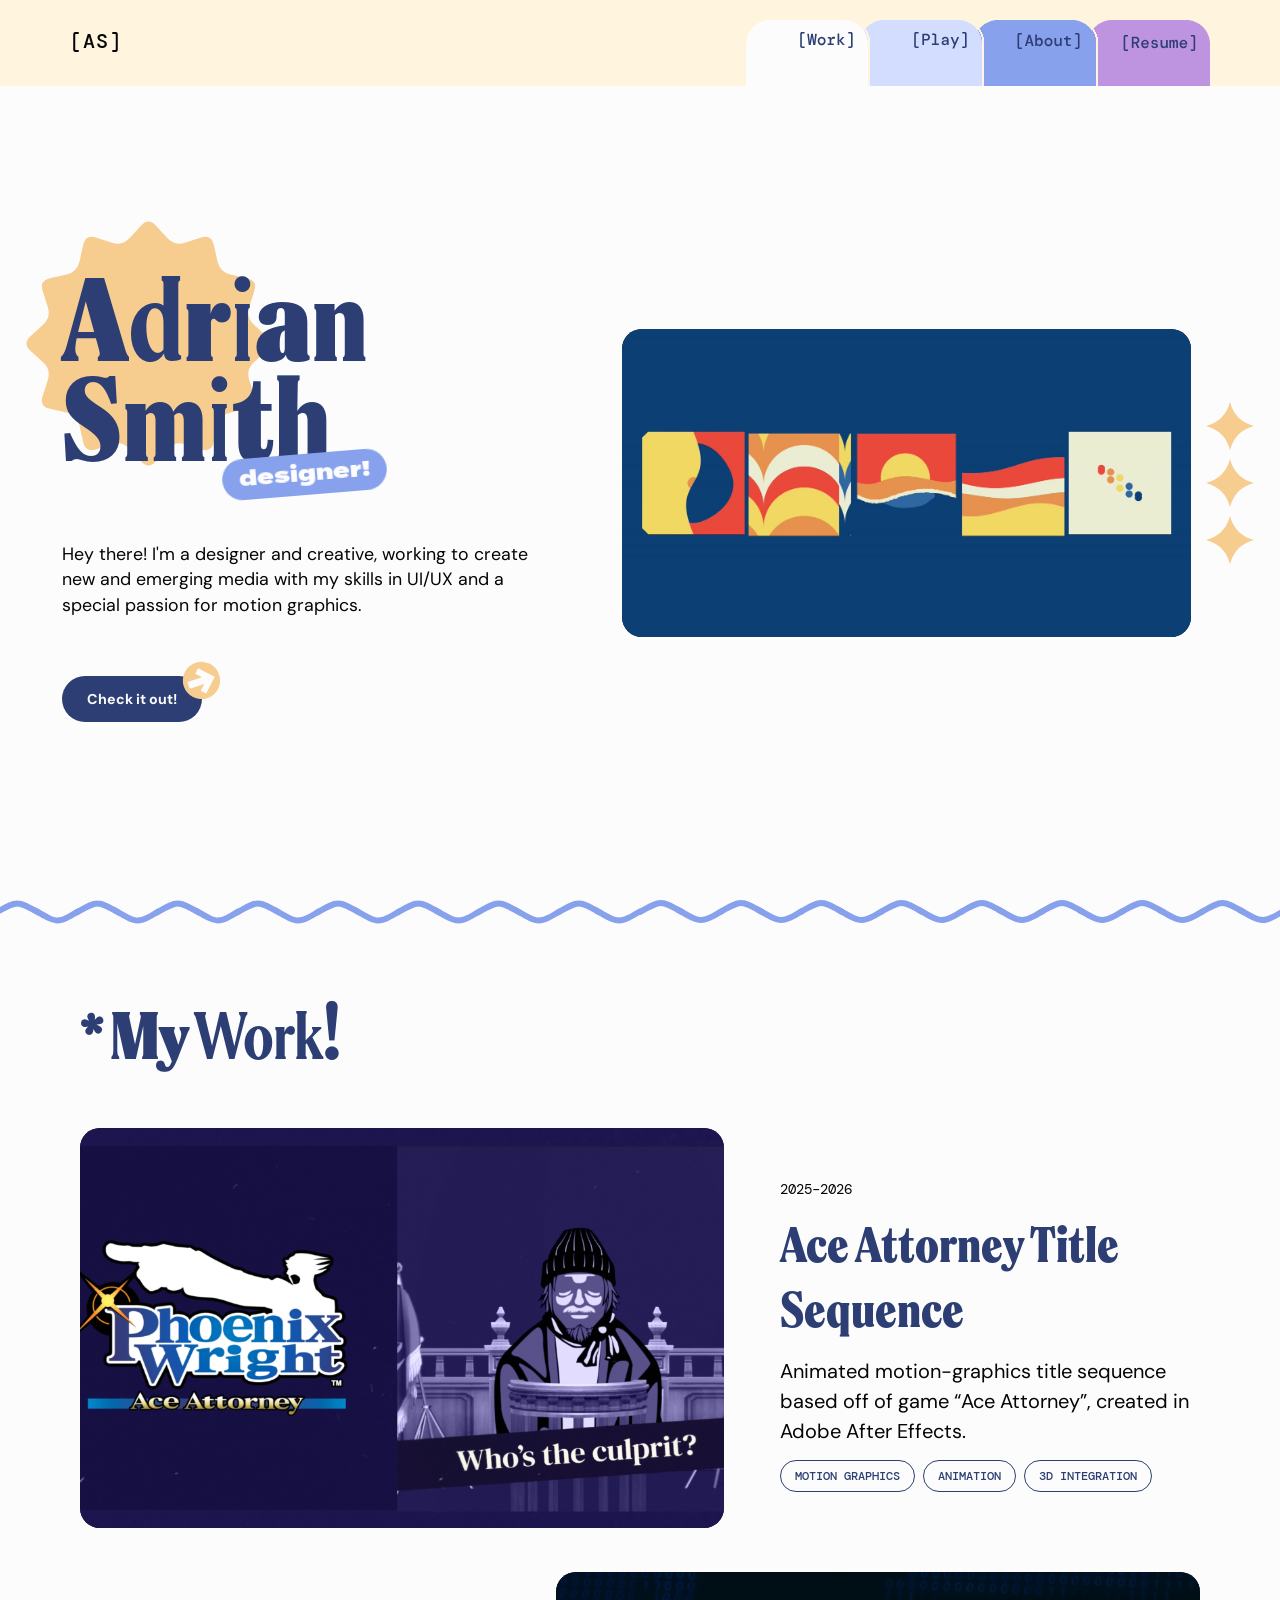
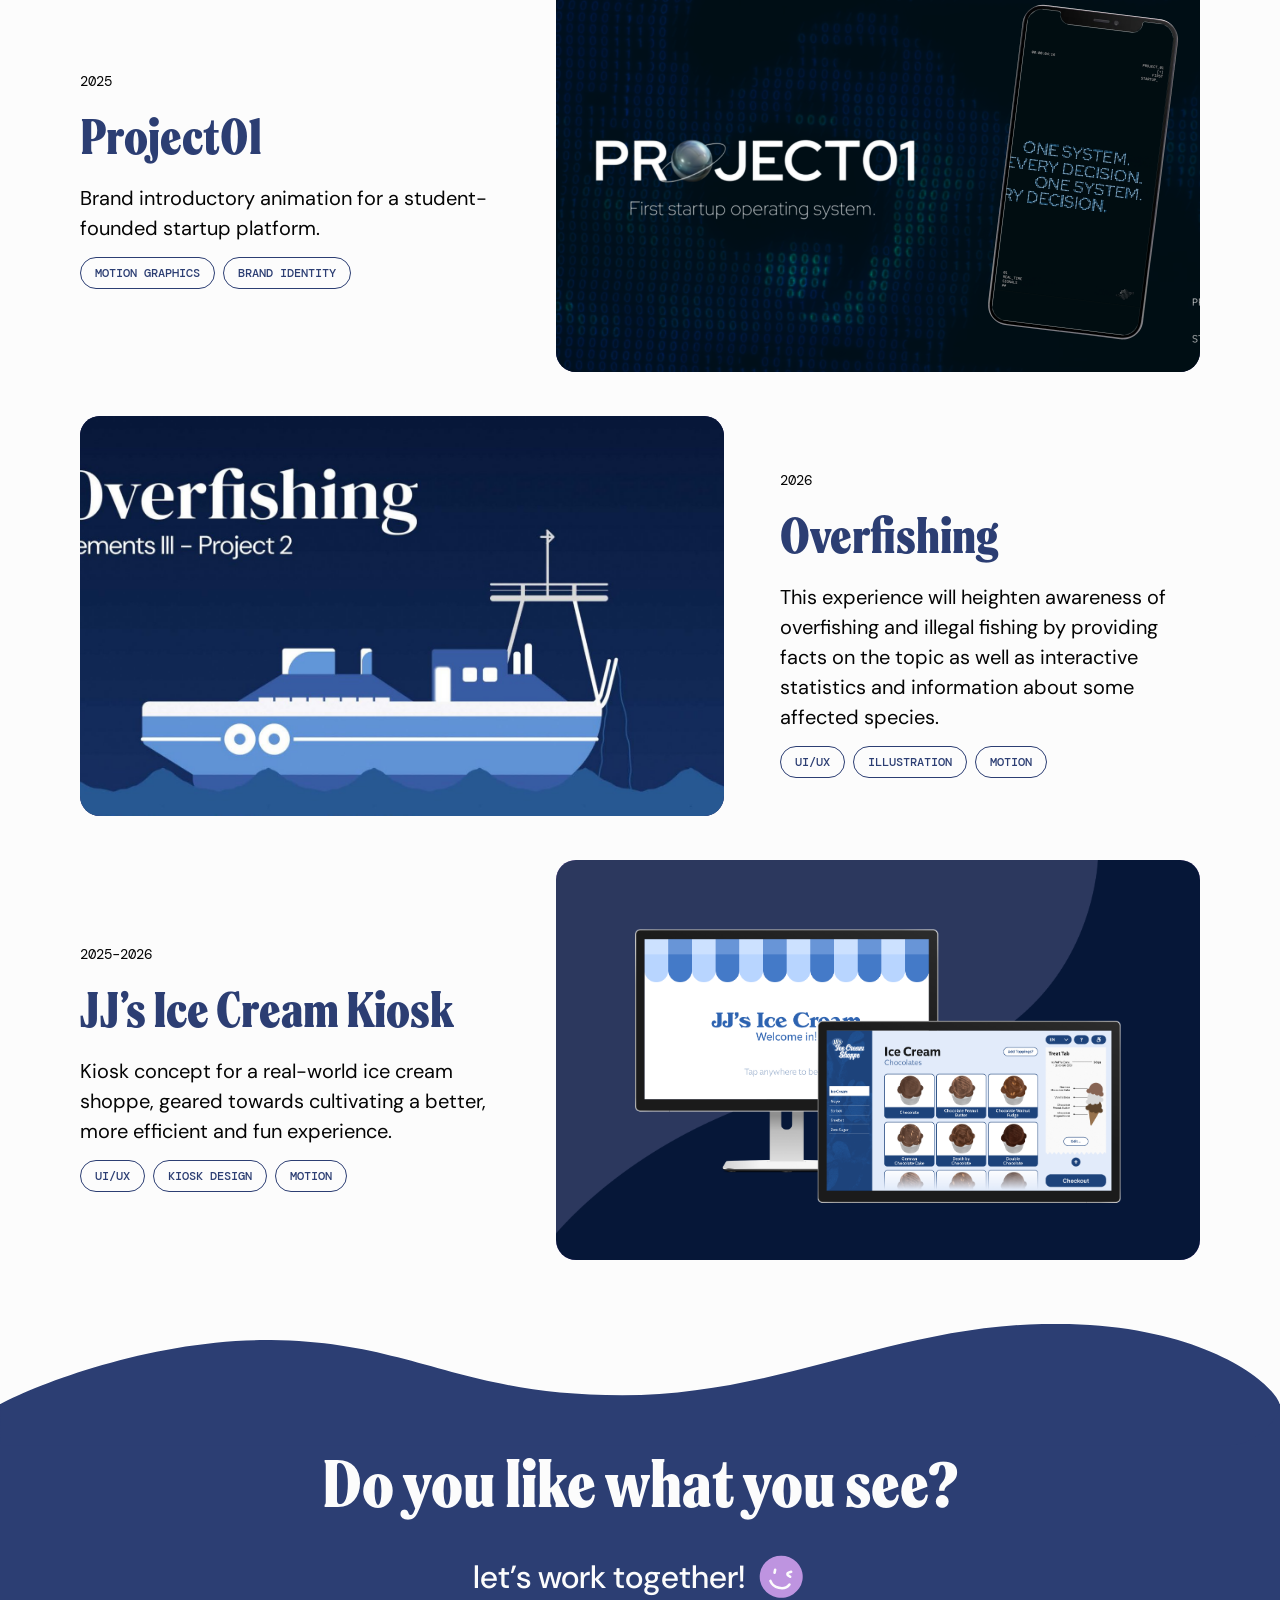
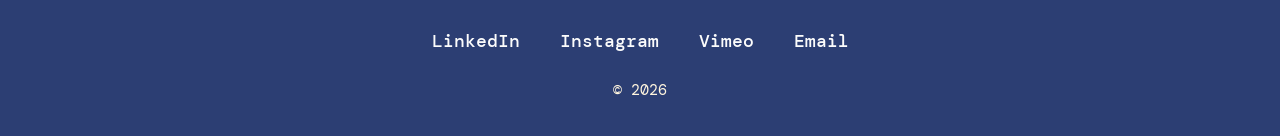
<file: index.html>
<!DOCTYPE html>
<html lang="en">
<head>
<meta charset="utf-8">
<meta name="viewport" content="width=device-width, initial-scale=1, viewport-fit=cover">
<meta name="theme-color" content="#fff5de">
<title>Adrian Smith — Designer</title>
<link rel="preconnect" href="https://fonts.googleapis.com">
<link rel="preconnect" href="https://fonts.gstatic.com" crossorigin>
<link href="https://fonts.googleapis.com/css2?family=DM+Mono:wght@400;500&family=DM+Sans:opsz,wght@9..40,400;9..40,500;9..40,600;9..40,700&display=swap" rel="stylesheet">
<link rel="stylesheet" href="styles.css">
<script>(function(){var d=document.documentElement;try{if(!matchMedia('(prefers-reduced-motion: reduce)').matches){d.classList.add('js');window.__RV_SELECTORS=".hero__title, .hero__intro, .hero .cta, .work__title, .cs__date, .cs__title, .cs__desc, .cs__tags, .case__col > *, .case__caption, .case__figcap, .footer__title, .footer__ask, .footer__links, .footer__copy";setTimeout(function(){if(!window.__rv)d.classList.remove('js')},5000);}}catch(e){}})();</script>
</head>
<body>

<header class="navbar"><div class="navbar__inner">
  <a class="navbar__logo" href="#">[AS]</a>
  <nav class="navbar__tabs" aria-label="Primary">
    <a class="tab tab--work"   href="#work"   aria-label="Work"><img src="assets/tab_work.svg" alt=""></a>
    <a class="tab tab--play"   href="play.html"   aria-label="Play"><img src="assets/tab_play.svg" alt=""></a>
    <a class="tab tab--about"  href="about.html"  aria-label="About"><img src="assets/tab_about.svg" alt=""></a>
    <a class="tab tab--resume" href="resume.html" aria-label="Resume"><img src="assets/tab_resume.svg" alt=""></a>
  </nav>
</div></header>

<main>
  <section class="hero" aria-label="Introduction"><div class="hero__inner">
    <div class="hero__copy">
      <div class="hero__title">
        <img class="hero__burst" src="assets/starburst.svg" alt="">
        <h1 class="hero__name" aria-label="Adrian Smith, designer, maker, thinker and creative"><span aria-hidden="true" id="name-letters"><span class="ch" style="--w:900;--alt:300">A</span><span class="ch" style="--w:400;--alt:900">d</span><span class="ch" style="--w:900;--alt:300">r</span><span class="ch" style="--w:300;--alt:900">i</span><span class="ch" style="--w:900;--alt:300">a</span><span class="ch" style="--w:500;--alt:900">n</span><br><span class="ch" style="--w:900;--alt:300">S</span><span class="ch" style="--w:500;--alt:900">m</span><span class="ch" style="--w:300;--alt:900">i</span><span class="ch" style="--w:900;--alt:300">t</span><span class="ch" style="--w:500;--alt:900">h</span></span></h1>
        <div class="hero__tag" id="tag" aria-hidden="true"><span id="tag-text">designer!</span></div>
      </div>
      <p class="hero__intro">Hey there! I'm a designer and creative, working to create new and emerging media with my skills in UI/UX and a special passion for motion graphics.</p>
      <a class="cta" id="cta" href="#work"><span class="cta__pill">Check it out!</span><img class="cta__arrow" src="assets/small_arrow.svg" alt=""></a>
    </div>

    <div class="hero__reel">
      <video id="reel" src="assets/motion-reel.mp4" poster="assets/reel-poster.jpg" autoplay muted loop playsinline preload="auto" aria-label="Motion reel"></video>
    </div>

    <img class="hero__sparkles" src="assets/sparkles.svg" alt="">
    <img class="hero__sparkles hero__sparkles--h" src="assets/sparkles-horizontal.svg" alt="">
  </div></section>

  <section class="work" id="work" aria-labelledby="work-title"><div class="work__inner">
    <div class="work__squiggle" aria-hidden="true"><img src="assets/border-element.svg" alt=""></div>
    <h2 class="work__title" id="work-title"><span>* My </span><span class="r">Work</span><span class="bang">!</span></h2>
    <article class="cs cs--link">
      <div class="cs__media cs__media--photo"><img class="cs__photo" src="assets/ace-attorney.png" alt="Ace Attorney title sequence frame" onerror="this.remove()"></div>
      <div class="cs__text">
        <p class="cs__date">2025–2026</p>
        <h3 class="cs__title"><a class="cs__link" href="ace-attorney.html" data-pt="ace-attorney">Ace Attorney Title Sequence</a></h3>
        <p class="cs__desc">Animated motion-graphics title sequence based off of game “Ace Attorney”, created in Adobe After Effects.</p>
        <ul class="cs__tags"><li>MOTION GRAPHICS</li><li>ANIMATION</li><li>3D INTEGRATION</li></ul>
      </div>
    </article>
    <article class="cs cs--link">
      <div class="cs__text">
        <p class="cs__date">2025</p>
        <h3 class="cs__title"><a class="cs__link" href="project01.html" data-pt="project01">Project01</a></h3>
        <p class="cs__desc">Brand introductory animation for a student-founded startup platform.</p>
        <ul class="cs__tags"><li>MOTION GRAPHICS</li><li>BRAND IDENTITY</li></ul>
      </div>
      <div class="cs__media cs__media--photo"><img class="cs__thumb" src="assets/project01-cover.png" alt="Project01 title card, “First startup operating system.”, beside a phone showing the animated text “One system. Every decision.”" loading="lazy"></div>
    </article>
    <article class="cs cs--link">
      <div class="cs__media cs__media--photo"><img class="cs__thumb" src="assets/overfishing-cover.jpg" alt="Overfishing title screen: an illustrated fishing trawler on dark blue waves" loading="lazy"></div>
      <div class="cs__text">
        <p class="cs__date">2026</p>
        <h3 class="cs__title"><a class="cs__link" href="overfishing.html" data-pt="overfishing">Overfishing</a></h3>
        <p class="cs__desc">This experience will heighten awareness of overfishing and illegal fishing by providing facts on the topic as well as interactive statistics and information about some affected species.</p>
        <ul class="cs__tags"><li>UI/UX</li><li>ILLUSTRATION</li><li>MOTION</li></ul>
      </div>
    </article>
    <article class="cs cs--link">
      <div class="cs__text">
        <p class="cs__date">2025–2026</p>
        <h3 class="cs__title"><a class="cs__link" href="jjs-ice-cream-kiosk.html" data-pt="jjs-ice-cream-kiosk">JJ’s Ice Cream Kiosk</a></h3>
        <p class="cs__desc">Kiosk concept for a real-world ice cream shoppe, geared towards cultivating a better, more efficient and fun experience.</p>
        <ul class="cs__tags"><li>UI/UX</li><li>KIOSK DESIGN</li><li>MOTION</li></ul>
      </div>
      <div class="cs__media cs__media--purple"><img class="cs__thumb" src="assets/kiosk-cover.png" alt="JJ’s Ice Cream Kiosk welcome and ice cream menu screens shown on two displays" loading="lazy"></div>
    </article>
  </div></section>
</main>

<footer class="footer">
  <img class="footer__wave" src="assets/footer-wave.svg" alt="">
  <div class="footer__inner">
    <h2 class="footer__title">Do you like what you see?</h2>
    <p class="footer__ask">let’s work together! <span class="footer__smiley"><img src="assets/smiley.svg" alt=""></span></p>
    <nav class="footer__links" aria-label="Contact and social links">
      <a href="https://www.linkedin.com/in/emadriansmith" target="_blank" rel="noopener">LinkedIn</a>
      <a href="https://www.instagram.com/adrian.s.design/" target="_blank" rel="noopener">Instagram</a>
      <a href="https://vimeo.com/adriansdesign" target="_blank" rel="noopener">Vimeo</a>
      <a href="mailto:e.adriansdesign@gmail.com">Email</a>
    </nav>
    <p class="footer__copy">© 2026</p>
  </div>
</footer>

<script>
(function(){
  var reduce = window.matchMedia('(prefers-reduced-motion: reduce)').matches;

  /* ---- tagline: designer! → maker! → thinker! → creative! ---- */
  var words = [
    {t:'designer!', c:'#87a1ed', r:-4.7},
    {t:'maker!',    c:'#f7cc8f', r:6.92},
    {t:'thinker!',  c:'#be94e0', r:-6.29},
    {t:'creative!', c:'#8a38f5', r:5.42}
  ];
  var tag = document.getElementById('tag'), label = document.getElementById('tag-text'), i = 0, timer;
  function show(n){
    var w = words[n];
    tag.style.setProperty('--tag-bg', w.c);
    tag.style.setProperty('--tag-rot', w.r + 'deg');
    label.classList.add('is-out');
    setTimeout(function(){ label.textContent = w.t; label.classList.remove('is-out'); }, 130);
  }
  function start(){ stop(); timer = setInterval(function(){ i = (i + 1) % words.length; show(i); }, 1700); }
  function stop(){ clearInterval(timer); }
  tag.style.setProperty('--tag-bg', words[0].c); tag.style.setProperty('--tag-rot', words[0].r + 'deg');
  if (!reduce){
    start();
    document.addEventListener('visibilitychange', function(){ document.hidden ? stop() : start(); });
  }

  /* ---- "Check it out!" pressed state: ink fill + arrow spin (145° → 450°) ---- */
  var cta = document.getElementById('cta'), t0 = 0, rel;
  function press(){
    clearTimeout(rel); cta.classList.remove('is-pressed'); void cta.offsetWidth;
    cta.classList.add('is-pressed'); t0 = performance.now();
  }
  function release(){
    clearTimeout(rel);
    rel = setTimeout(function(){ cta.classList.remove('is-pressed'); }, Math.max(0, 620 - (performance.now() - t0)));
  }
  cta.addEventListener('pointerdown', press);
  ['pointerup','pointercancel','pointerleave'].forEach(function(e){ cta.addEventListener(e, release); });
  cta.addEventListener('keydown', function(e){ if ((e.key === 'Enter' || e.key === ' ') && !e.repeat) press(); });
  cta.addEventListener('keyup', release);
  cta.addEventListener('blur', release);



})();
</script>
<script src="site.js"></script>
</body>
</html>
</file>
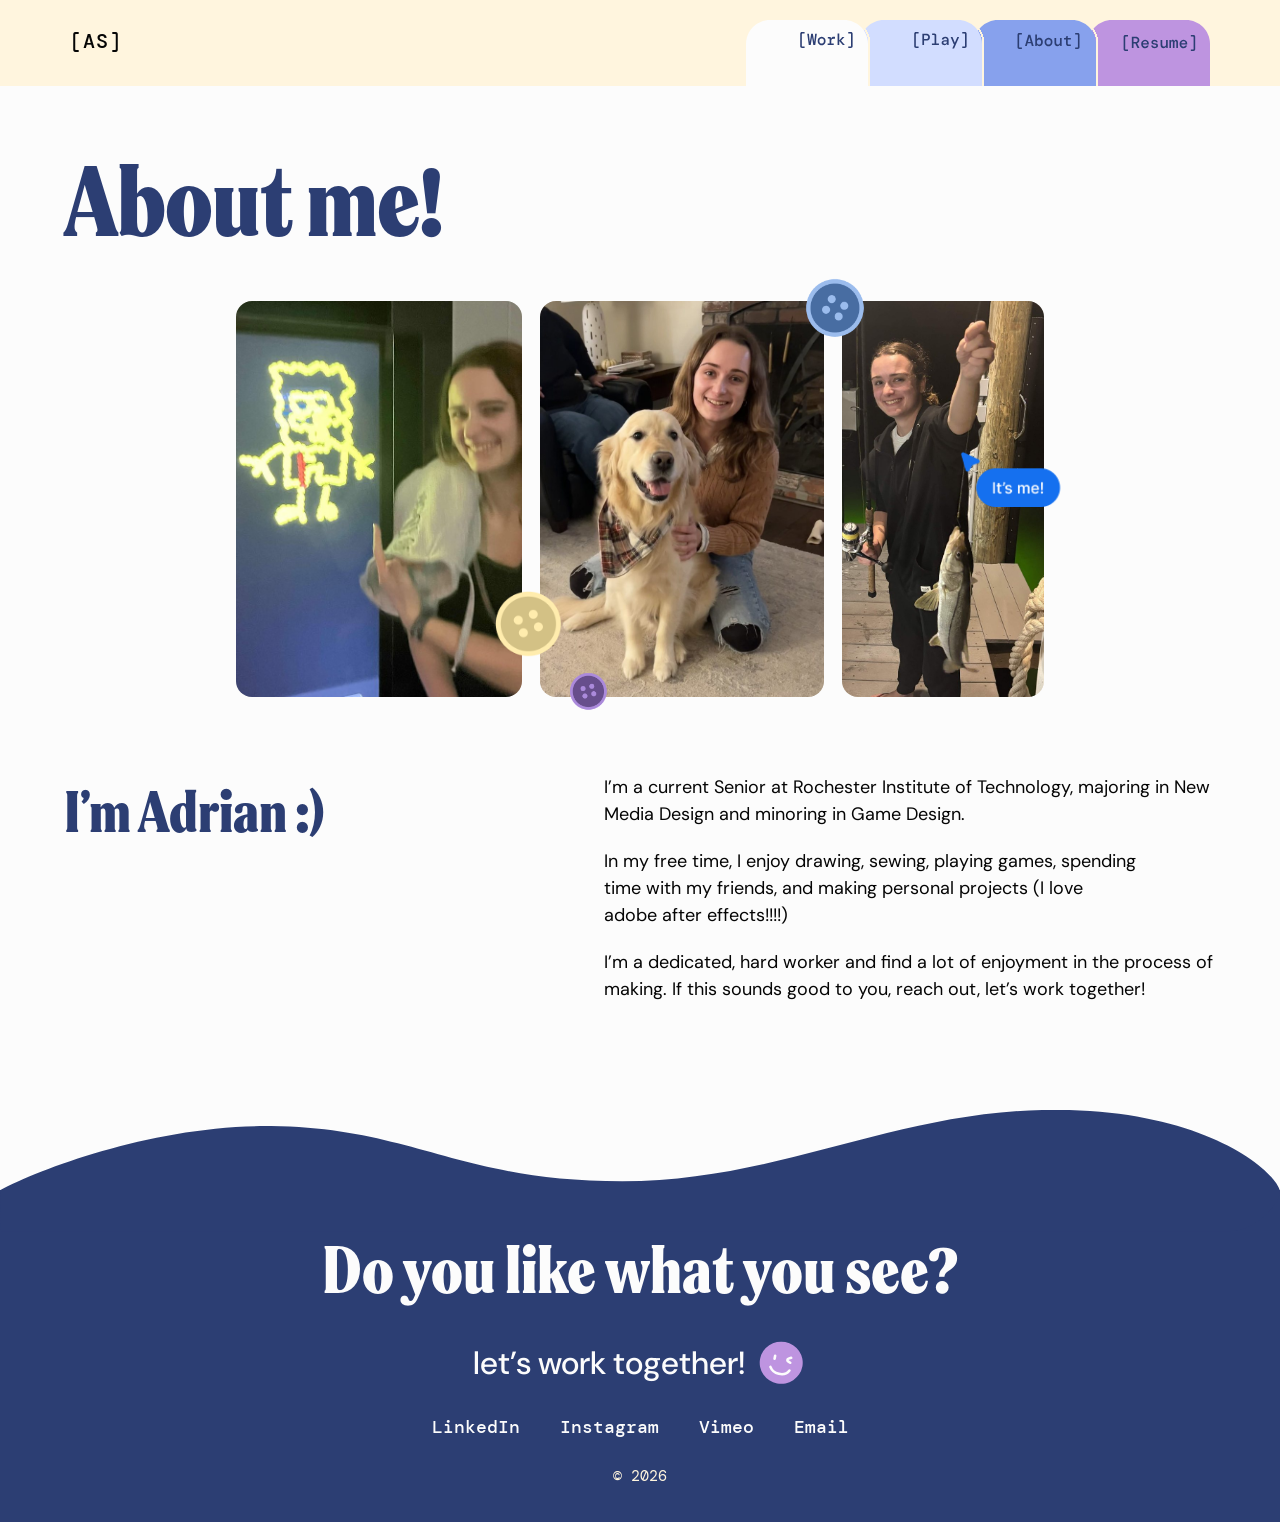
<file: about.html>
<!DOCTYPE html>
<html lang="en">
<head>
<meta charset="utf-8">
<meta name="viewport" content="width=device-width, initial-scale=1, viewport-fit=cover">
<meta name="theme-color" content="#fff5de">
<title>About — Adrian Smith</title>
<link rel="preconnect" href="https://fonts.googleapis.com">
<link rel="preconnect" href="https://fonts.gstatic.com" crossorigin>
<link href="https://fonts.googleapis.com/css2?family=DM+Mono:wght@400;500&family=DM+Sans:opsz,wght@9..40,400;9..40,500;9..40,600;9..40,700&display=swap" rel="stylesheet">
<link rel="stylesheet" href="styles.css">
<script>(function(){var d=document.documentElement;try{if(!matchMedia('(prefers-reduced-motion: reduce)').matches){d.classList.add('js');window.__RV_SELECTORS=".hero__title, .hero__intro, .hero .cta, .work__title, .cs__date, .cs__title, .cs__desc, .cs__tags, .ab__photos, .ab__row h2, .ab__row p, .case__caption, .case__figcap, .footer__title, .footer__ask, .footer__links, .footer__copy";setTimeout(function(){if(!window.__rv)d.classList.remove('js')},5000);}}catch(e){}})();</script>
<script>try{if(sessionStorage.getItem('pt-from')&&!matchMedia('(prefers-reduced-motion: reduce)').matches){document.documentElement.classList.add('pt-in','pt-bg')}}catch(e){}</script>
</head>
<body class="case-page about-page">
<script>try{sessionStorage.removeItem('pt-from')}catch(e){}</script>

<header class="navbar"><div class="navbar__inner">
  <a class="navbar__logo" href="index.html">[AS]</a>
  <nav class="navbar__tabs" aria-label="Primary">
    <a class="tab tab--work"   href="index.html#work"   aria-label="Work"><img src="assets/tab_work.svg" alt=""></a>
    <a class="tab tab--play"   href="play.html"   aria-label="Play"><img src="assets/tab_play.svg" alt=""></a>
    <a class="tab tab--about"  href="about.html"  aria-label="About"><img src="assets/tab_about.svg" alt=""></a>
    <a class="tab tab--resume" href="resume.html" aria-label="Resume"><img src="assets/tab_resume.svg" alt=""></a>
  </nav>
</div></header>

<main class="case">
  <div class="case__wrap">
    <section class="case__intro" aria-labelledby="about-title">
      <h1 class="case__title" id="about-title">About me!</h1>
    </section>

    <div class="ab__photos" role="group" aria-label="Photos of Adrian">
      <figure class="ab__ph ab__ph--1"><img src="assets/about-1.jpg" alt="Adrian smiling beside a glowing yellow cartoon drawing on a screen" loading="eager"></figure>
      <figure class="ab__ph ab__ph--2"><img src="assets/about-2.jpg" alt="Adrian kneeling on a rug with a smiling golden retriever in a plaid bandana" loading="eager"></figure>
      <figure class="ab__ph ab__ph--3"><img src="assets/about-3.jpg" alt="Adrian smiling on a dock at night, holding a fishing rod and a freshly caught fish" loading="eager"></figure>
      <img class="ab__btn ab__btn--blue" src="assets/about-btn-blue.png" alt="">
      <img class="ab__btn ab__btn--yellow" src="assets/about-btn-yellow.png" alt="">
      <img class="ab__btn ab__btn--purple" src="assets/about-btn-purple.png" alt="">
      <img class="ab__me" src="assets/about-itsme.png" alt="It’s me!">
    </div>

    <section class="ab__row" aria-labelledby="im-adrian">
      <h2 class="case__h2 ab__h2" id="im-adrian">I’m Adrian :)</h2>
      <div class="ab__text">
        <p>I’m a current Senior at Rochester Institute of Technology, majoring in New Media Design and minoring in Game Design.</p>
        <p>In my free time, I enjoy drawing, sewing, playing games, spending time with my friends, and making personal projects (I love adobe after effects!!!!)</p>
        <p>I’m a dedicated, hard worker and find a lot of enjoyment in the process of making. If this sounds good to you, reach out, let’s work together!</p>
      </div>
    </section>
  </div>
</main>

<footer class="footer">
  <img class="footer__wave" src="assets/footer-wave.svg" alt="">
  <div class="footer__inner">
    <h2 class="footer__title">Do you like what you see?</h2>
    <p class="footer__ask">let’s work together! <span class="footer__smiley"><img src="assets/smiley.svg" alt=""></span></p>
    <nav class="footer__links" aria-label="Contact and social links">
      <a href="https://www.linkedin.com/in/emadriansmith" target="_blank" rel="noopener">LinkedIn</a>
      <a href="https://www.instagram.com/adrian.s.design/" target="_blank" rel="noopener">Instagram</a>
      <a href="https://vimeo.com/adriansdesign" target="_blank" rel="noopener">Vimeo</a>
      <a href="mailto:e.adriansdesign@gmail.com">Email</a>
    </nav>
    <p class="footer__copy">© 2026</p>
  </div>
</footer>

<script src="site.js"></script>
</body>
</html>
</file>
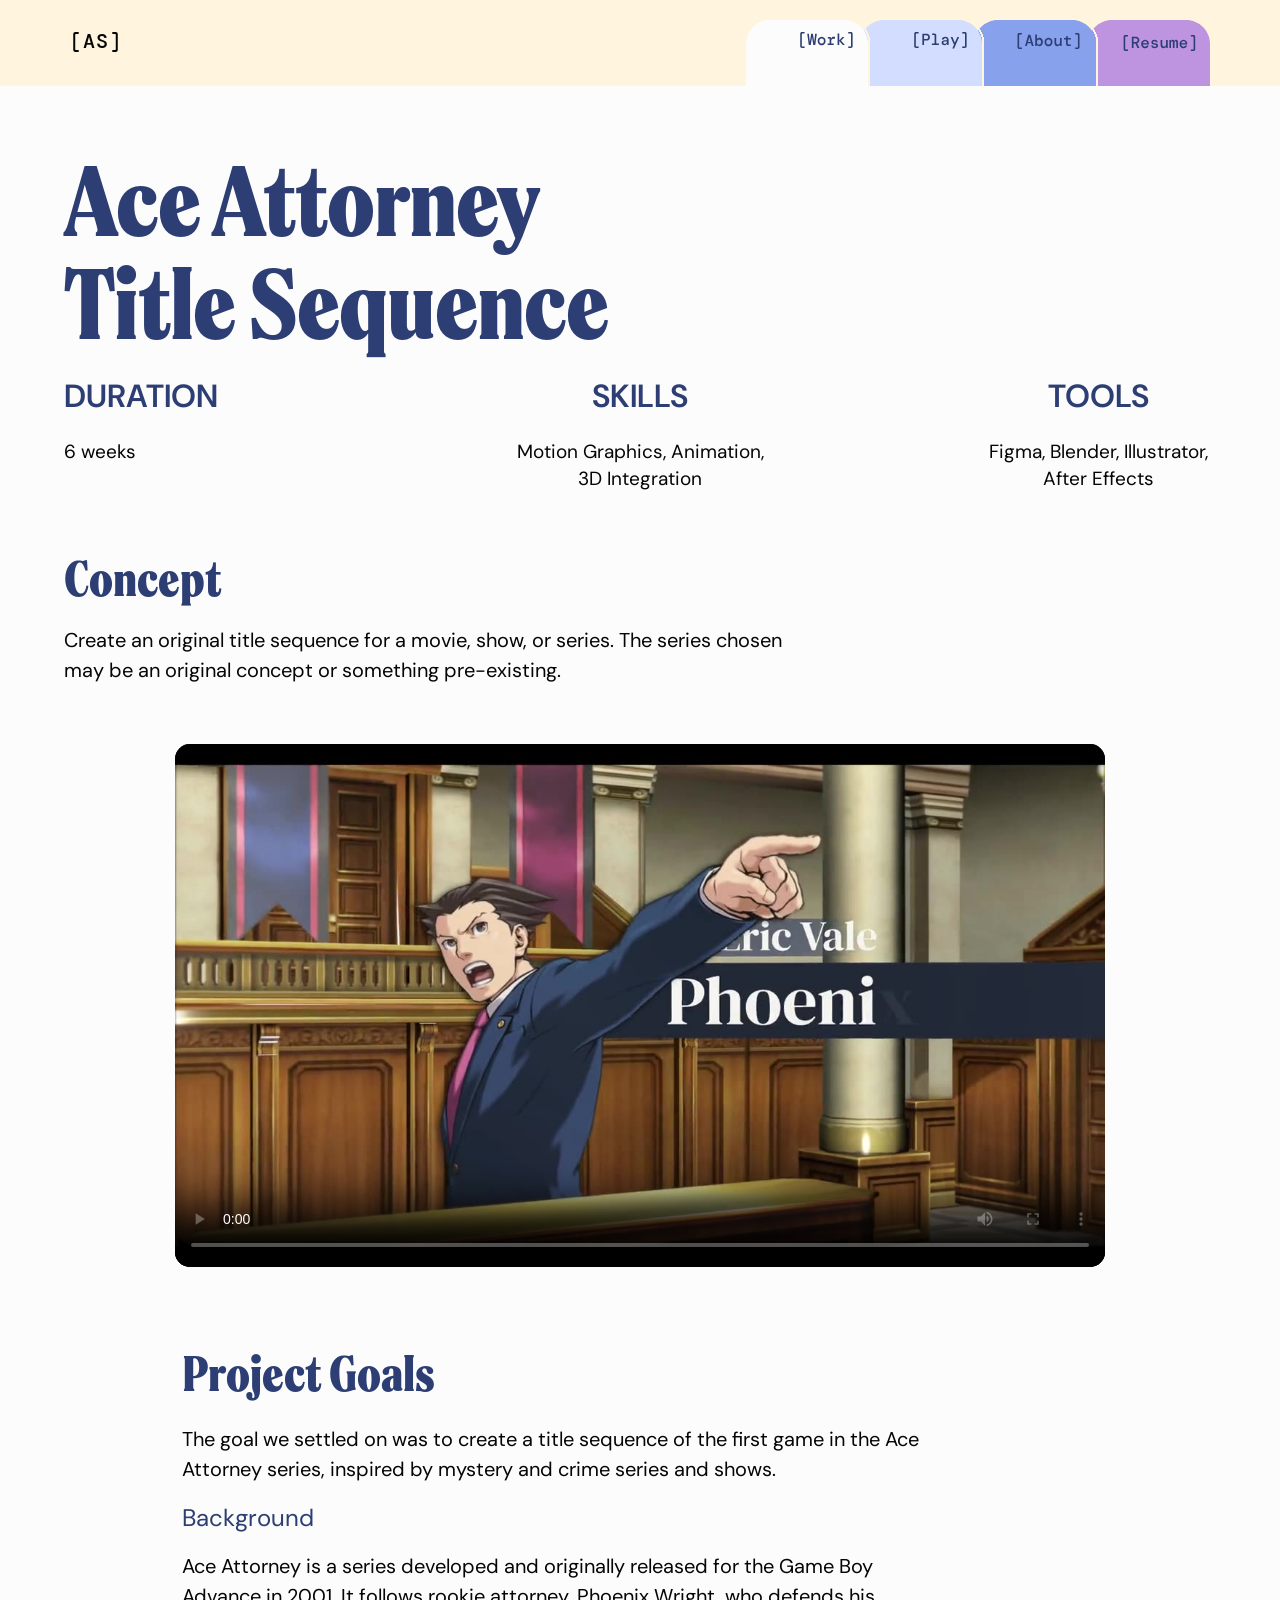
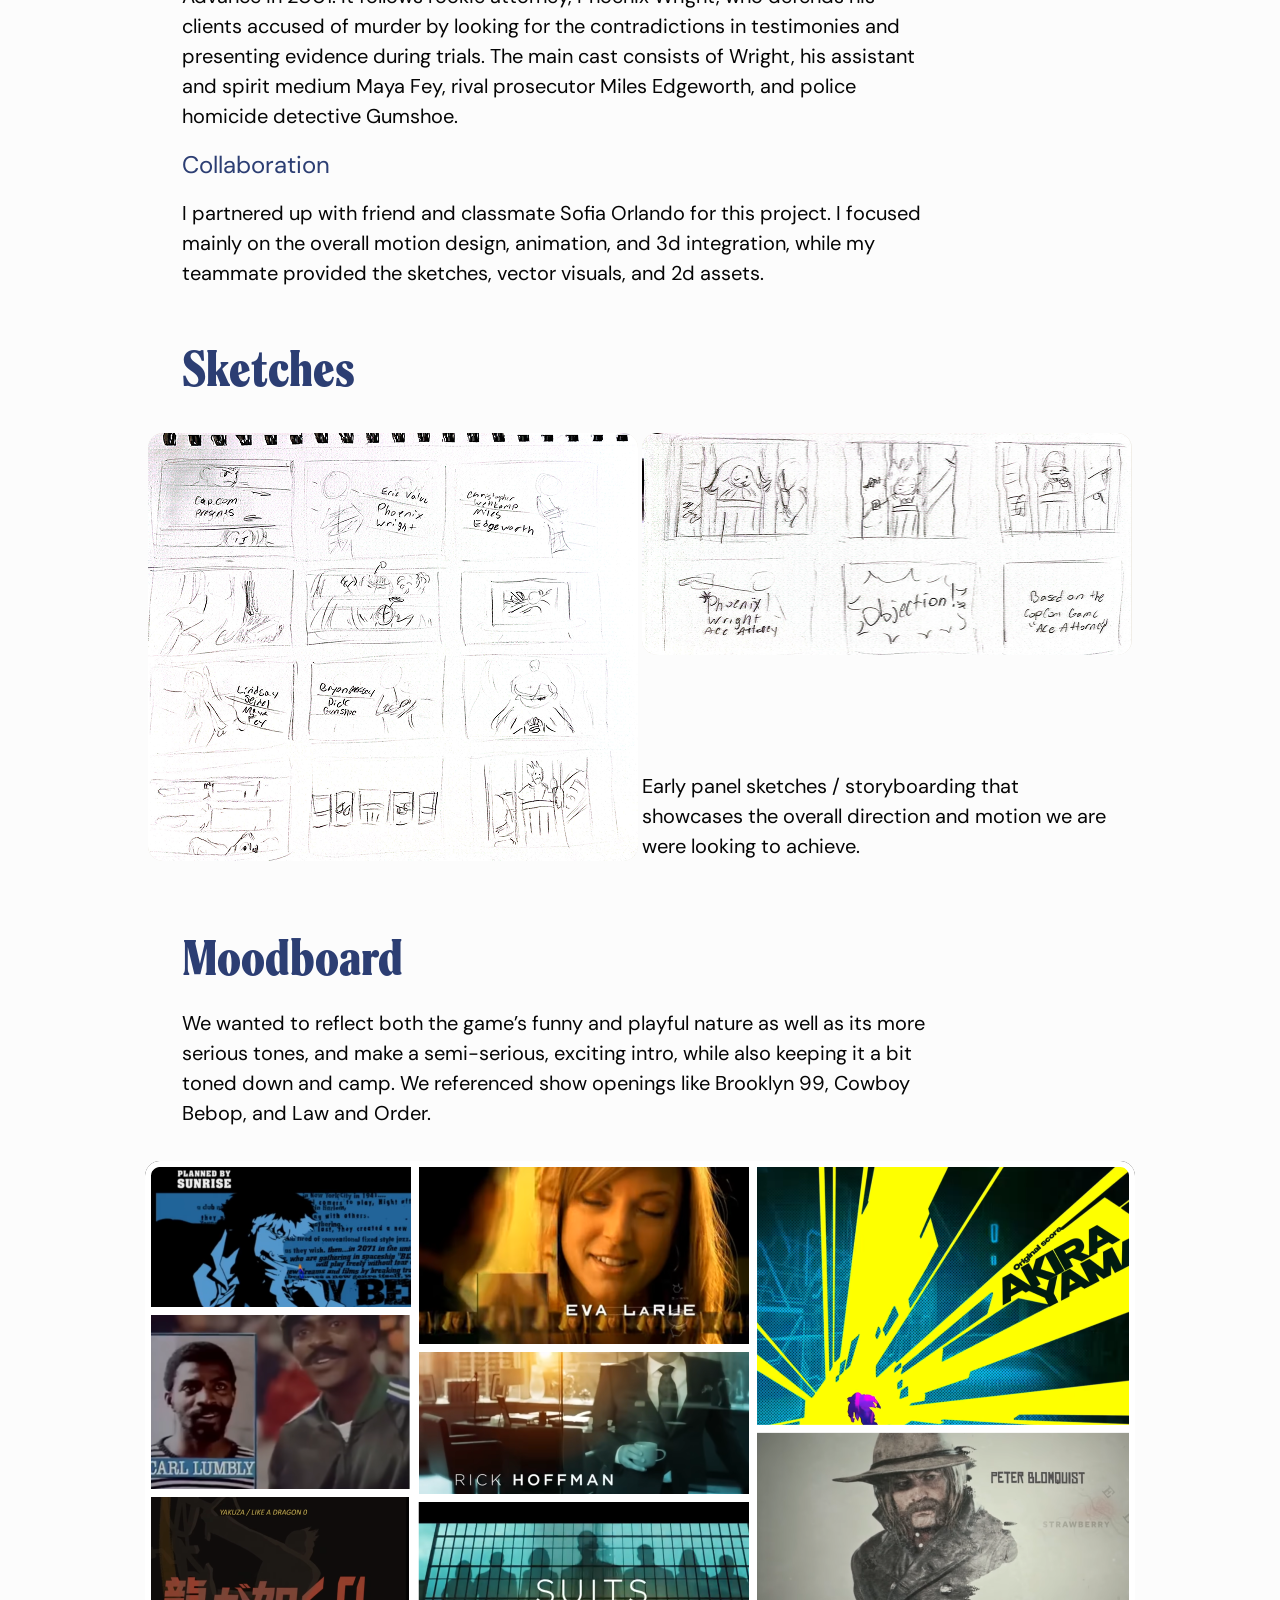
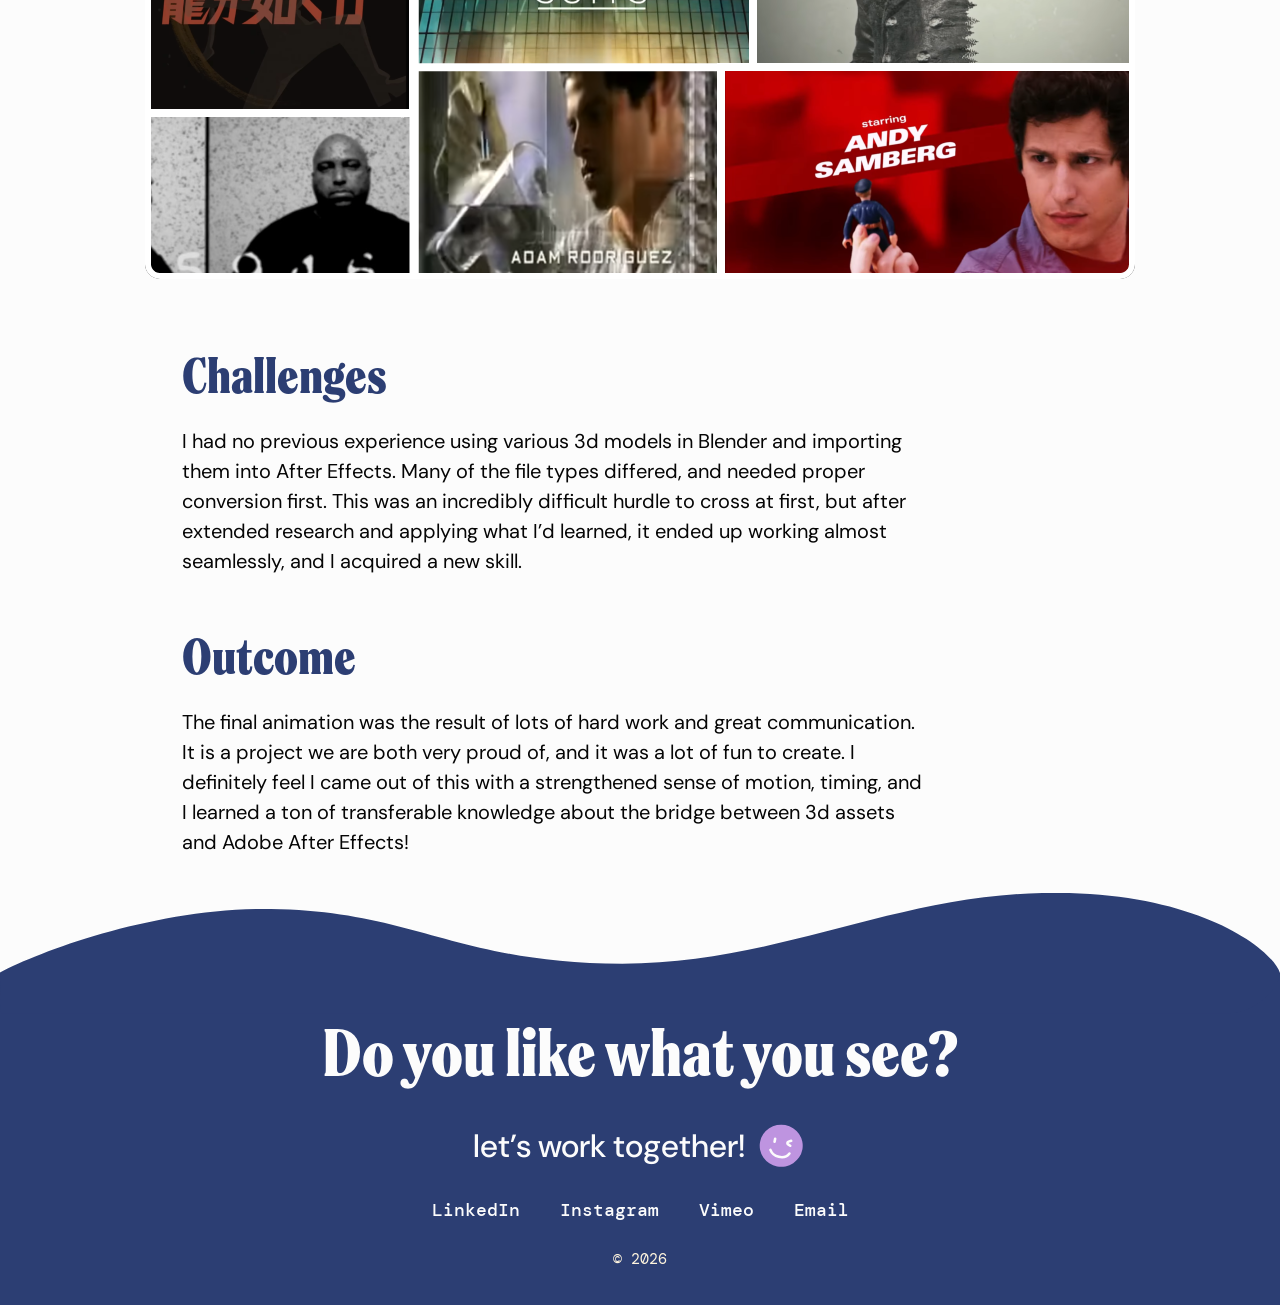
<file: ace-attorney.html>
<!DOCTYPE html>
<html lang="en">
<head>
<meta charset="utf-8">
<meta name="viewport" content="width=device-width, initial-scale=1, viewport-fit=cover">
<meta name="theme-color" content="#fff5de">
<title>Ace Attorney Title Sequence — Adrian Smith</title>
<link rel="preconnect" href="https://fonts.googleapis.com">
<link rel="preconnect" href="https://fonts.gstatic.com" crossorigin>
<link href="https://fonts.googleapis.com/css2?family=DM+Mono:wght@400;500&family=DM+Sans:opsz,wght@9..40,400;9..40,500;9..40,600;9..40,700&display=swap" rel="stylesheet">
<link rel="stylesheet" href="styles.css">
<script>(function(){var d=document.documentElement;try{if(!matchMedia('(prefers-reduced-motion: reduce)').matches){d.classList.add('js');window.__RV_SELECTORS=".hero__title, .hero__intro, .hero .cta, .work__title, .cs__date, .cs__title, .cs__desc, .cs__tags, .case__col > *, .case__caption, .case__figcap, .footer__title, .footer__ask, .footer__links, .footer__copy";setTimeout(function(){if(!window.__rv)d.classList.remove('js')},5000);}}catch(e){}})();</script>
<script>try{if(sessionStorage.getItem('pt-from')&&!matchMedia('(prefers-reduced-motion: reduce)').matches){document.documentElement.classList.add('pt-in','pt-bg')}}catch(e){}</script>
</head>
<body class="case-page">
<script>try{sessionStorage.removeItem('pt-from')}catch(e){}</script>

<header class="navbar"><div class="navbar__inner">
  <a class="navbar__logo" href="index.html">[AS]</a>
  <nav class="navbar__tabs" aria-label="Primary">
    <a class="tab tab--work"   href="index.html#work"   aria-label="Work"><img src="assets/tab_work.svg" alt=""></a>
    <a class="tab tab--play"   href="play.html"   aria-label="Play"><img src="assets/tab_play.svg" alt=""></a>
    <a class="tab tab--about"  href="about.html"  aria-label="About"><img src="assets/tab_about.svg" alt=""></a>
    <a class="tab tab--resume" href="resume.html" aria-label="Resume"><img src="assets/tab_resume.svg" alt=""></a>
  </nav>
</div></header>

<main class="case">
  <div class="case__wrap">

    <section class="case__intro" aria-labelledby="case-title">
      <h1 class="case__title" id="case-title">Ace Attorney Title Sequence</h1>
      <dl class="case__meta">
        <div class="case__meta-item case__meta-item--start"><dt>DURATION</dt><dd>6 weeks</dd></div>
        <div class="case__meta-item case__meta-item--mid"><dt>SKILLS</dt><dd>Motion Graphics, Animation, 3D Integration</dd></div>
        <div class="case__meta-item case__meta-item--end"><dt>TOOLS</dt><dd>Figma, Blender, Illustrator, After Effects</dd></div>
      </dl>
      <div class="case__concept">
        <h2 class="case__h2">Concept</h2>
        <p class="case__p">Create an original title sequence for a movie, show, or series. The series chosen may be an original concept or something pre-existing.</p>
      </div>
    </section>

    <div class="case__video">
      <div class="case__video-frame">
        <video controls playsinline preload="metadata" aria-label="Ace Attorney Title Sequence — A. Smith, S. Orlando" poster="assets/ace-attorney-poster.jpg">
          <source src="assets/ace-attorney-title-sequence.mp4" type="video/mp4">
        </video>
      </div>
    </div>

    <section class="case__col case__section" aria-labelledby="goals">
      <h2 class="case__h2" id="goals">Project Goals</h2>
      <p class="case__p">The goal we settled on was to create a title sequence of the first game in the Ace Attorney series, inspired by mystery and crime series and shows.</p>
      <h3 class="case__h3">Background</h3>
      <p class="case__p">Ace Attorney is a series developed and originally released for the Game Boy Advance in 2001. It follows rookie attorney, Phoenix Wright, who defends his clients accused of murder by looking for the contradictions in testimonies and presenting evidence during trials. The main cast consists of Wright, his assistant and spirit medium Maya Fey, rival prosecutor Miles Edgeworth, and police homicide detective Gumshoe.</p>
      <h3 class="case__h3">Collaboration</h3>
      <p class="case__p">I partnered up with friend and classmate Sofia Orlando for this project. I focused mainly on the overall motion design, animation, and 3d integration, while my teammate provided the sketches, vector visuals, and 2d assets.</p>
    </section>

    <section class="case__col case__section" aria-labelledby="sketches">
      <h2 class="case__h2" id="sketches">Sketches</h2>
    </section>
    <figure class="case__sketches">
      <div class="case__sketch case__sketch--tall"><img src="assets/sketch-1.png" alt="Hand-drawn storyboard sketches on notebook paper" onerror="this.remove()"></div>
      <div class="case__sketches-side">
        <div class="case__sketch case__sketch--wide"><img src="assets/sketch-2.png" alt="Hand-drawn storyboard panels" onerror="this.remove()"></div>
        <figcaption class="case__p case__caption">Early panel sketches / storyboarding that showcases the overall direction and motion we are were looking to achieve.</figcaption>
      </div>
    </figure>

    <section class="case__col case__section" aria-labelledby="moodboard">
      <h2 class="case__h2" id="moodboard">Moodboard</h2>
      <p class="case__p">We wanted to reflect both the game’s funny and playful nature as well as its more serious tones, and make a semi-serious, exciting intro, while also keeping it a bit toned down and camp. We referenced show openings like Brooklyn 99, Cowboy Bebop, and Law and Order.</p>
    </section>
    <div class="case__moodboard"><img src="assets/moodboard.png" alt="Moodboard collage of show title sequences and stills used as references" onerror="this.remove()"></div>

    <section class="case__col case__section" aria-labelledby="challenges">
      <h2 class="case__h2" id="challenges">Challenges</h2>
      <p class="case__p">I had no previous experience using various 3d models in Blender and importing them into After Effects. Many of the file types differed, and needed proper conversion first. This was an incredibly difficult hurdle to cross at first, but after extended research and applying what I’d learned, it ended up working almost seamlessly, and I acquired a new skill.</p>
    </section>

    <section class="case__col case__section case__section--last" aria-labelledby="outcome">
      <h2 class="case__h2" id="outcome">Outcome</h2>
      <p class="case__p">The final animation was the result of lots of hard work and great communication. It is a project we are both very proud of, and it was a lot of fun to create. I definitely feel I came out of this with a strengthened sense of motion, timing, and I learned a ton of transferable knowledge about the bridge between 3d assets and Adobe After Effects!</p>
    </section>

  </div>
</main>

<footer class="footer">
  <img class="footer__wave" src="assets/footer-wave.svg" alt="">
  <div class="footer__inner">
    <h2 class="footer__title">Do you like what you see?</h2>
    <p class="footer__ask">let’s work together! <span class="footer__smiley"><img src="assets/smiley.svg" alt=""></span></p>
    <nav class="footer__links" aria-label="Contact and social links">
      <a href="https://www.linkedin.com/in/emadriansmith" target="_blank" rel="noopener">LinkedIn</a>
      <a href="https://www.instagram.com/adrian.s.design/" target="_blank" rel="noopener">Instagram</a>
      <a href="https://vimeo.com/adriansdesign" target="_blank" rel="noopener">Vimeo</a>
      <a href="mailto:e.adriansdesign@gmail.com">Email</a>
    </nav>
    <p class="footer__copy">© 2026</p>
  </div>
</footer>

<script src="site.js"></script>
</body>
</html>
</file>
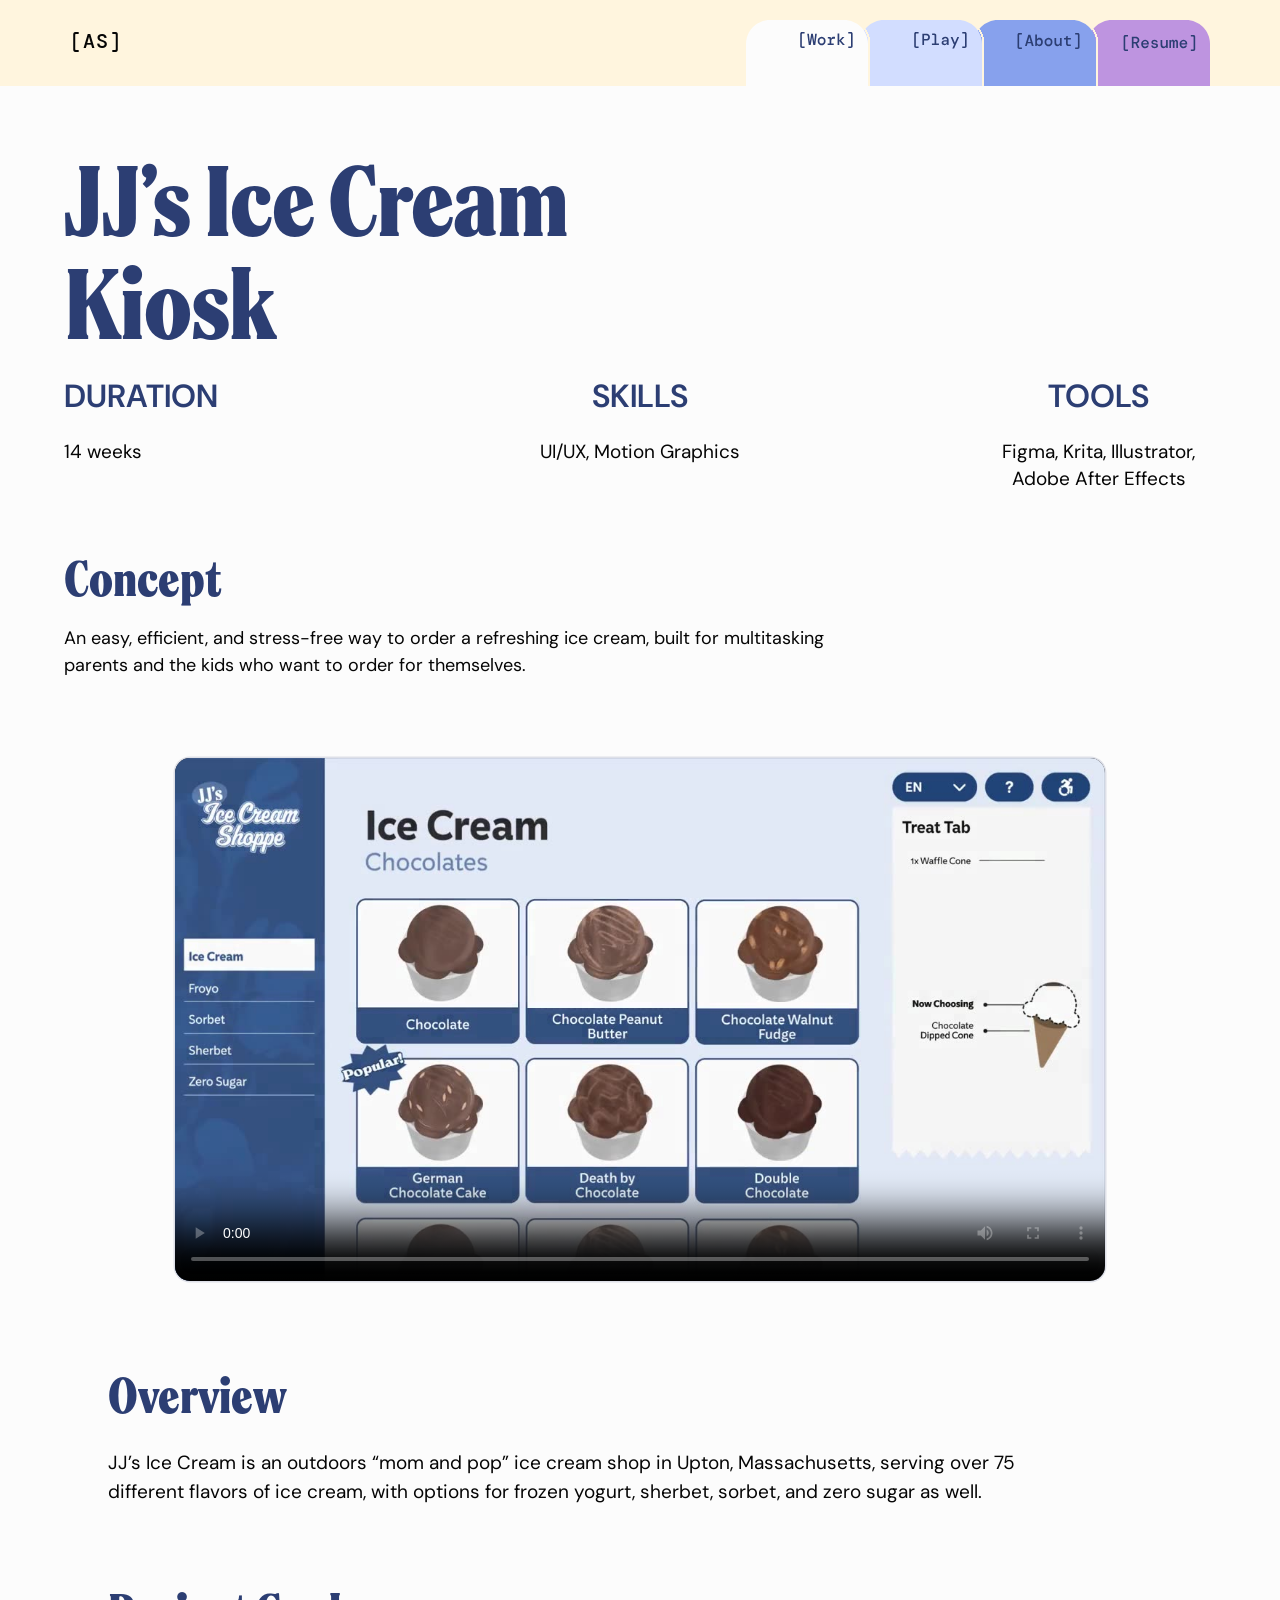
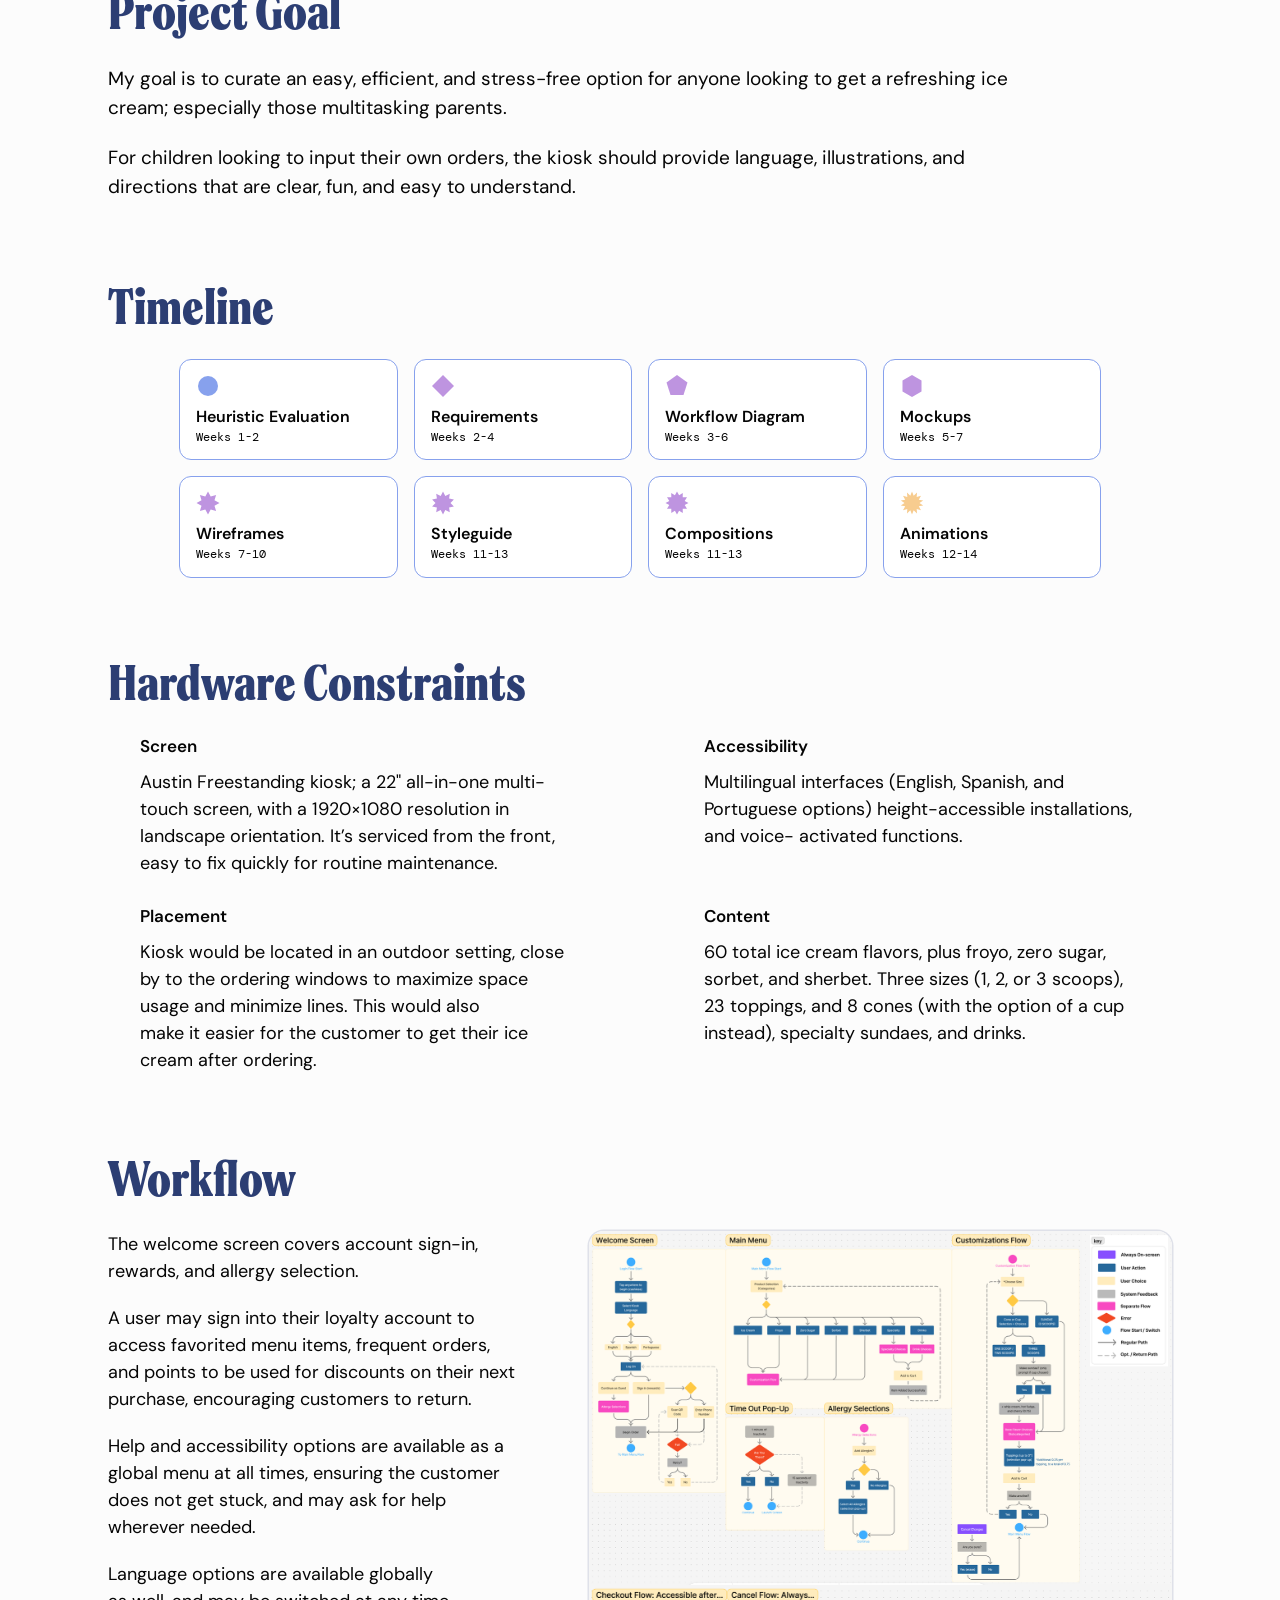
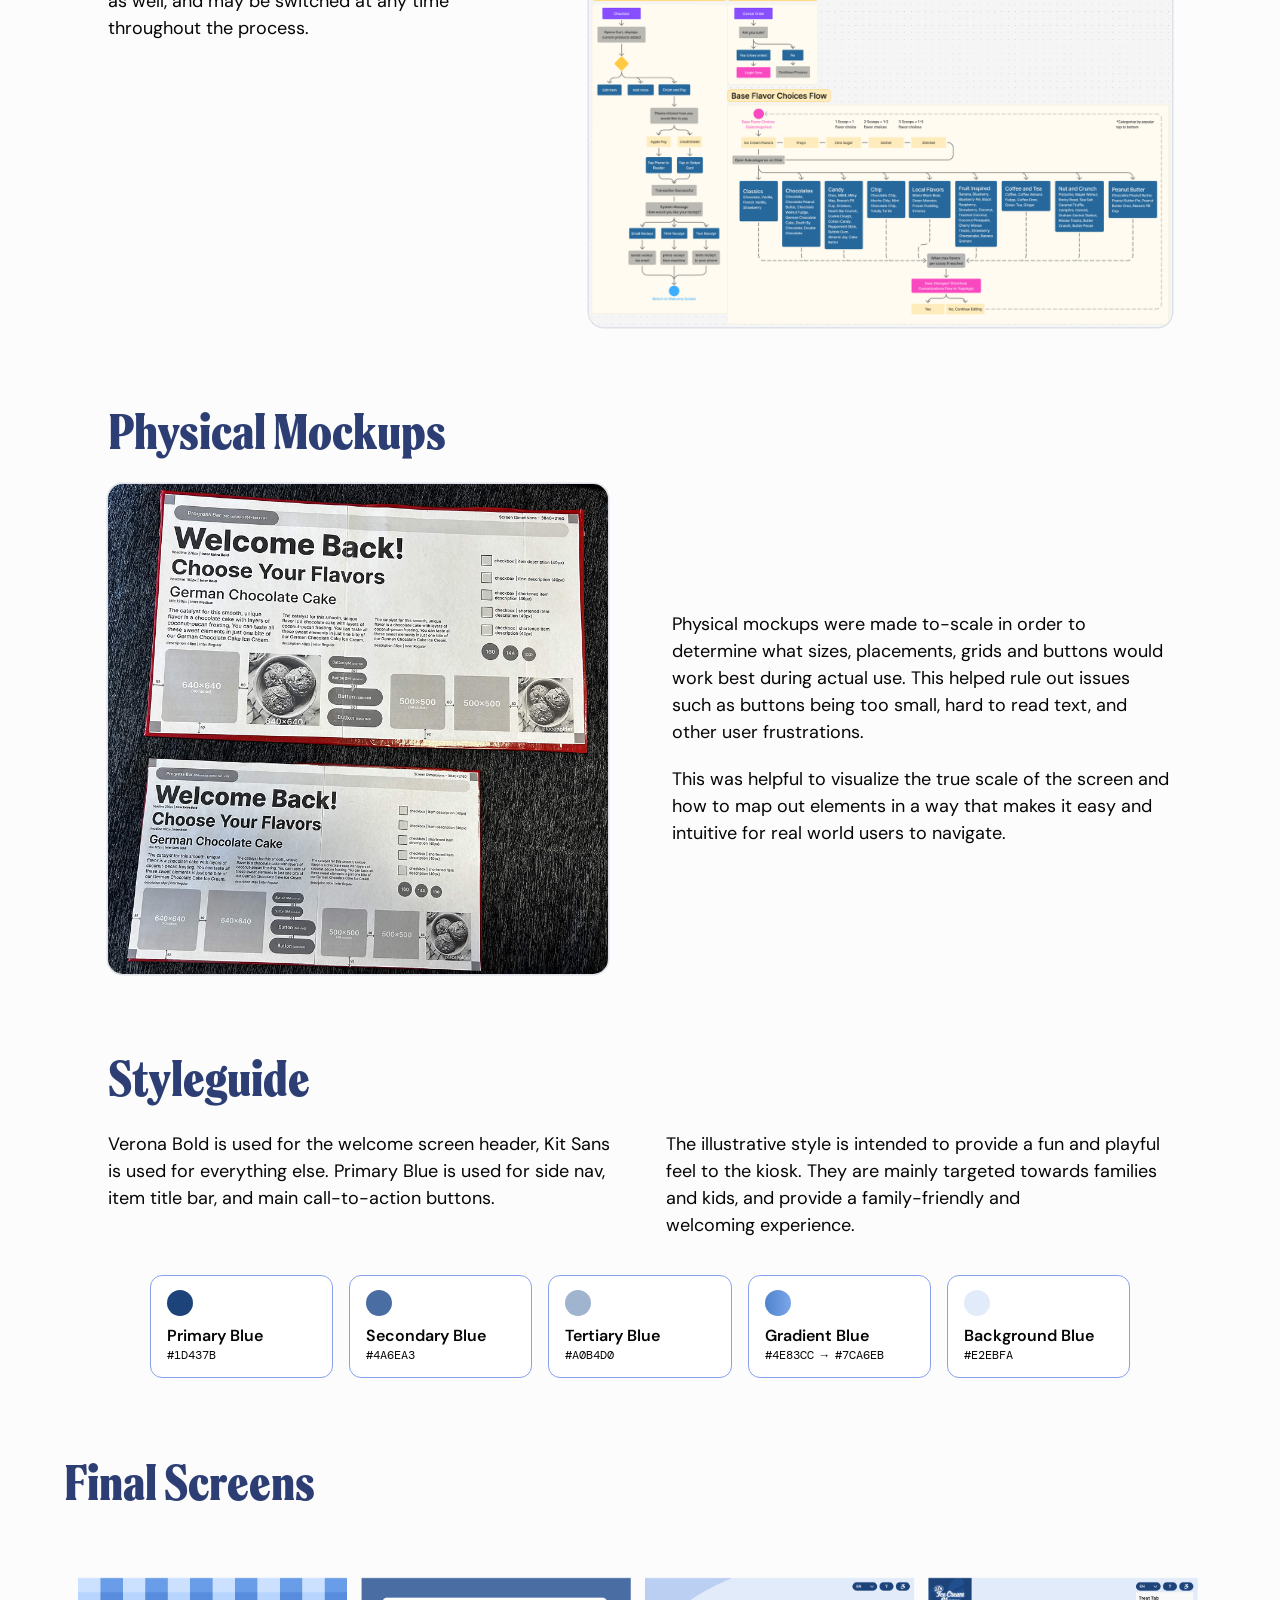
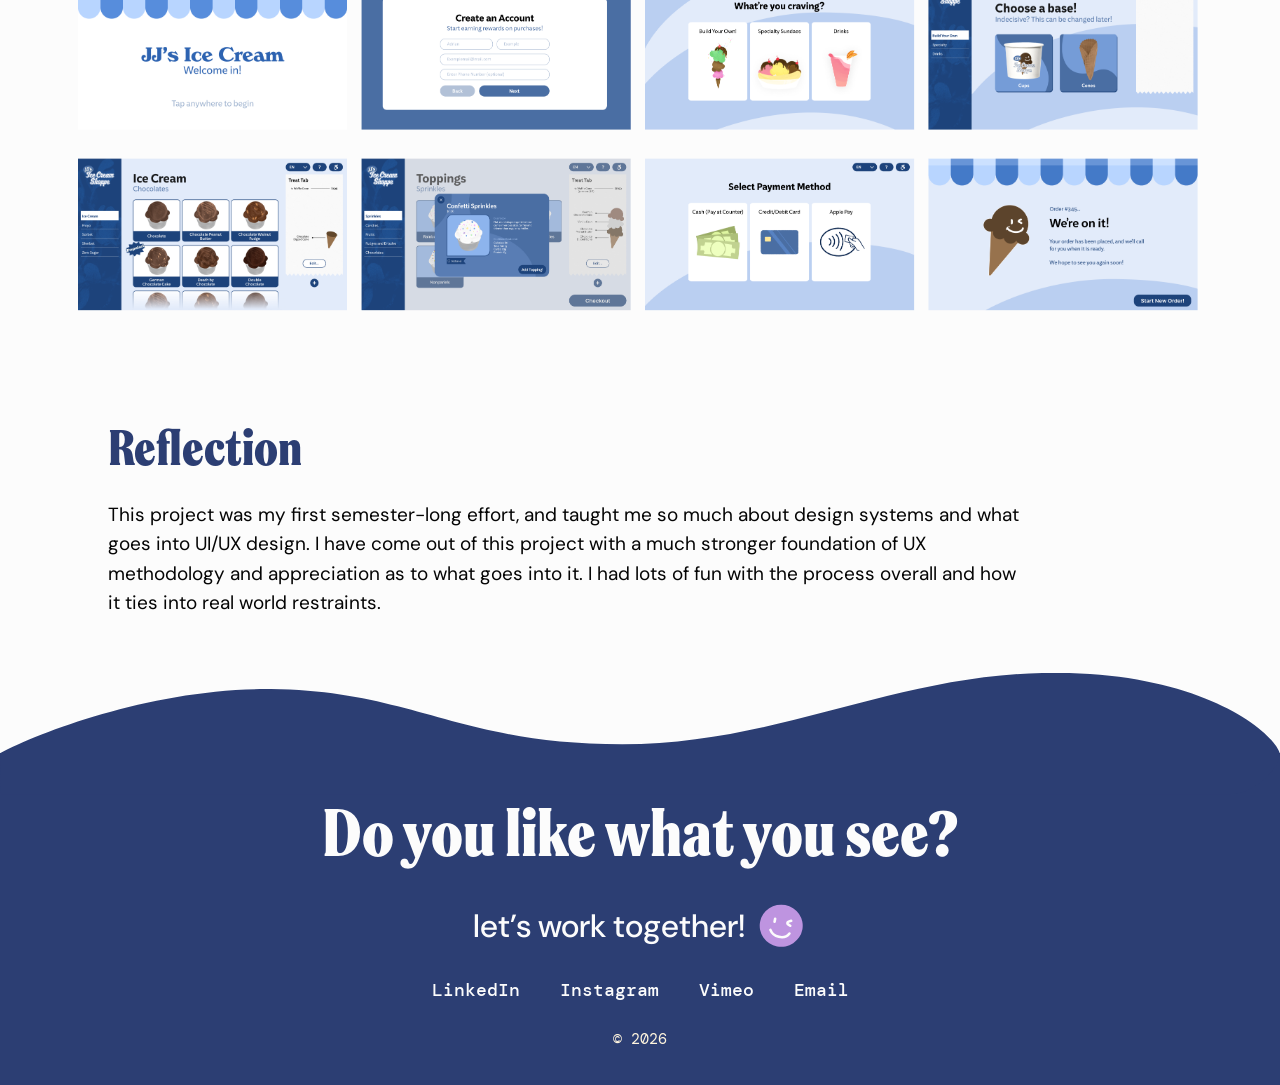
<file: jjs-ice-cream-kiosk.html>
<!DOCTYPE html>
<html lang="en">
<head>
<meta charset="utf-8">
<meta name="viewport" content="width=device-width, initial-scale=1, viewport-fit=cover">
<meta name="theme-color" content="#fff5de">
<title>JJ’s Ice Cream Kiosk — Adrian Smith</title>
<link rel="preconnect" href="https://fonts.googleapis.com">
<link rel="preconnect" href="https://fonts.gstatic.com" crossorigin>
<link href="https://fonts.googleapis.com/css2?family=DM+Mono:wght@400;500&family=DM+Sans:opsz,wght@9..40,400;9..40,500;9..40,600;9..40,700&display=swap" rel="stylesheet">
<link rel="stylesheet" href="styles.css">
<script>(function(){var d=document.documentElement;try{if(!matchMedia('(prefers-reduced-motion: reduce)').matches){d.classList.add('js');window.__RV_SELECTORS=".hero__title, .hero__intro, .hero .cta, .work__title, .cs__date, .cs__title, .cs__desc, .cs__tags, .case__col > *, .kb > h2, .kb > p, .kb__row > *, .kb__p, .tl__card, .hw__item, .sw, .kb__screens, .case__caption, .case__figcap, .footer__title, .footer__ask, .footer__links, .footer__copy";setTimeout(function(){if(!window.__rv)d.classList.remove('js')},5000);}}catch(e){}})();</script>
<script>try{if(sessionStorage.getItem('pt-from')&&!matchMedia('(prefers-reduced-motion: reduce)').matches){document.documentElement.classList.add('pt-in','pt-bg')}}catch(e){}</script>
</head>
<body class="case-page">
<script>try{sessionStorage.removeItem('pt-from')}catch(e){}</script>

<header class="navbar"><div class="navbar__inner">
  <a class="navbar__logo" href="index.html">[AS]</a>
  <nav class="navbar__tabs" aria-label="Primary">
    <a class="tab tab--work"   href="index.html#work"   aria-label="Work"><img src="assets/tab_work.svg" alt=""></a>
    <a class="tab tab--play"   href="play.html"   aria-label="Play"><img src="assets/tab_play.svg" alt=""></a>
    <a class="tab tab--about"  href="about.html"  aria-label="About"><img src="assets/tab_about.svg" alt=""></a>
    <a class="tab tab--resume" href="resume.html" aria-label="Resume"><img src="assets/tab_resume.svg" alt=""></a>
  </nav>
</div></header>

<main class="case">
  <div class="case__wrap">

    <section class="case__intro" aria-labelledby="case-title">
      <h1 class="case__title" id="case-title">JJ’s Ice Cream Kiosk</h1>
      <dl class="case__meta">
        <div class="case__meta-item case__meta-item--start"><dt>DURATION</dt><dd>14 weeks</dd></div>
        <div class="case__meta-item case__meta-item--mid"><dt>SKILLS</dt><dd>UI/UX, Motion Graphics</dd></div>
        <div class="case__meta-item case__meta-item--end"><dt>TOOLS</dt><dd>Figma, Krita, Illustrator, Adobe After Effects</dd></div>
      </dl>
      <div class="case__concept">
        <h2 class="case__h2">Concept</h2>
        <p class="case__p kb__p">An easy, efficient, and stress-free way to order a refreshing ice cream, built for multitasking parents and the kids who want to order for themselves.</p>
      </div>
    </section>

    <div class="case__video">
      <div class="case__video-card">
        <div class="case__video-frame">
          <video controls playsinline preload="metadata" aria-label="JJ’s Ice Cream Kiosk animated walkthrough" poster="assets/kiosk-poster.jpg">
            <source src="assets/kiosk-animation.mp4" type="video/mp4">
          </video>
        </div>
      </div>
    </div>

    <section class="kb" aria-labelledby="overview">
      <h2 class="case__h2" id="overview">Overview</h2>
      <p class="kb__p kb__indent">JJ’s Ice Cream is an outdoors “mom and pop” ice cream shop in Upton, Massachusetts, serving over 75 different flavors of ice cream, with options for frozen yogurt, sherbet, sorbet, and zero sugar as well.</p>
    </section>

    <section class="kb" aria-labelledby="goal">
      <h2 class="case__h2" id="goal">Project Goal</h2>
      <p class="kb__p kb__indent">My goal is to curate an easy, efficient, and stress-free option for anyone looking to get a refreshing ice cream; especially those multitasking parents.</p>
      <p class="kb__p kb__indent">For children looking to input their own orders, the kiosk should provide language, illustrations, and directions that are clear, fun, and easy to understand.</p>
    </section>

    <section class="kb" aria-labelledby="timeline">
      <h2 class="case__h2" id="timeline">Timeline</h2>
      <ol class="tl">
      <li class="tl__card"><svg class="tl__icon" viewBox="0 0 24 24" aria-hidden="true"><circle cx="12" cy="12" r="10" fill="#87a1ed"/></svg><span class="tl__name">Heuristic Evaluation</span><span class="tl__wk">Weeks 1-2</span></li>
      <li class="tl__card"><svg class="tl__icon" viewBox="0 0 24 24" aria-hidden="true"><polygon points="12,1 23,12 12,23 1,12" fill="#be94e0"/></svg><span class="tl__name">Requirements</span><span class="tl__wk">Weeks 2-4</span></li>
      <li class="tl__card"><svg class="tl__icon" viewBox="0 0 24 24" aria-hidden="true"><polygon points="12.0,1.0 22.5,8.6 18.5,20.9 5.5,20.9 1.5,8.6" fill="#be94e0"/></svg><span class="tl__name">Workflow Diagram</span><span class="tl__wk">Weeks 3-6</span></li>
      <li class="tl__card"><svg class="tl__icon" viewBox="0 0 24 24" aria-hidden="true"><polygon points="12.0,1.0 21.5,6.5 21.5,17.5 12.0,23.0 2.5,17.5 2.5,6.5" fill="#be94e0"/></svg><span class="tl__name">Mockups</span><span class="tl__wk">Weeks 5-7</span></li>
      <li class="tl__card"><svg class="tl__icon" viewBox="0 0 24 24" aria-hidden="true"><polygon points="12.0,0.5 14.7,5.5 20.1,3.9 18.5,9.3 23.5,12.0 18.5,14.7 20.1,20.1 14.7,18.5 12.0,23.5 9.3,18.5 3.9,20.1 5.5,14.7 0.5,12.0 5.5,9.3 3.9,3.9 9.3,5.5" fill="#be94e0"/></svg><span class="tl__name">Wireframes</span><span class="tl__wk">Weeks 7-10</span></li>
      <li class="tl__card"><svg class="tl__icon" viewBox="0 0 24 24" aria-hidden="true"><polygon points="12.0,0.5 14.3,4.9 18.8,2.7 18.1,7.6 22.9,8.4 19.5,12.0 22.9,15.6 18.1,16.4 18.8,21.3 14.3,19.1 12.0,23.5 9.7,19.1 5.2,21.3 5.9,16.4 1.1,15.6 4.5,12.0 1.1,8.4 5.9,7.6 5.2,2.7 9.7,4.9" fill="#be94e0"/></svg><span class="tl__name">Styleguide</span><span class="tl__wk">Weeks 11-13</span></li>
      <li class="tl__card"><svg class="tl__icon" viewBox="0 0 24 24" aria-hidden="true"><polygon points="12.0,0.5 14.1,4.3 17.8,2.0 17.7,6.3 22.0,6.2 19.7,9.9 23.5,12.0 19.7,14.1 22.0,17.8 17.7,17.7 17.8,22.0 14.1,19.7 12.0,23.5 9.9,19.7 6.3,22.0 6.3,17.7 2.0,17.8 4.3,14.1 0.5,12.0 4.3,9.9 2.0,6.2 6.3,6.3 6.2,2.0 9.9,4.3" fill="#be94e0"/></svg><span class="tl__name">Compositions</span><span class="tl__wk">Weeks 11-13</span></li>
      <li class="tl__card"><svg class="tl__icon" viewBox="0 0 24 24" aria-hidden="true"><polygon points="12.0,0.5 13.7,4.7 17.0,1.6 16.7,6.1 21.0,4.8 18.8,8.7 23.2,9.4 19.5,12.0 23.2,14.6 18.8,15.3 21.0,19.2 16.7,17.9 17.0,22.4 13.7,19.3 12.0,23.5 10.3,19.3 7.0,22.4 7.3,17.9 3.0,19.2 5.2,15.3 0.8,14.6 4.5,12.0 0.8,9.4 5.2,8.7 3.0,4.8 7.3,6.1 7.0,1.6 10.3,4.7" fill="#f7cc8f"/></svg><span class="tl__name">Animations</span><span class="tl__wk">Weeks 12-14</span></li>
      </ol>
    </section>

    <section class="kb" aria-labelledby="hardware">
      <h2 class="case__h2" id="hardware">Hardware Constraints</h2>
      <div class="hw">
        <div class="hw__item"><h3>Screen</h3><p>Austin Freestanding kiosk; a 22" all-in-one multi-touch screen, with a 1920×1080 resolution in landscape orientation. It’s serviced from the front, easy to fix quickly for routine maintenance.</p></div>
        <div class="hw__item"><h3>Accessibility</h3><p>Multilingual interfaces (English, Spanish, and Portuguese options) height-accessible installations, and voice- activated functions.</p></div>
        <div class="hw__item"><h3>Placement</h3><p>Kiosk would be located in an outdoor setting, close by to the ordering windows to maximize space usage and minimize lines. This would also make it easier for the customer to get their ice cream after ordering.</p></div>
        <div class="hw__item"><h3>Content</h3><p>60 total ice cream flavors, plus froyo, zero sugar, sorbet, and sherbet. Three sizes (1, 2, or 3 scoops), 23 toppings, and 8 cones (with the option of a cup instead), specialty sundaes, and drinks.</p></div>
      </div>
    </section>

    <section class="kb" aria-labelledby="workflow">
      <h2 class="case__h2" id="workflow">Workflow</h2>
      <div class="kb__row kb__row--wf">
        <div class="kb__text">
          <p class="kb__p">The welcome screen covers account sign-in, rewards, and allergy selection.</p>
          <p class="kb__p">A user may sign into their loyalty account to access favorited menu items, frequent orders, and points to be used for discounts on their next purchase, encouraging customers to return.</p>
          <p class="kb__p">Help and accessibility options are available as a global menu at all times, ensuring the customer does not get stuck, and may ask for help wherever needed.</p>
          <p class="kb__p">Language options are available globally as well, and may be switched at any time throughout the process.</p>
        </div>
        <figure class="case__fig kb__fig">
        <button class="case__zoom" type="button" aria-label="Open larger: Workflow diagrams for the welcome screen, main menu, customization flow, time-out pop-up, allergy selections, checkout, cancel and base flavor choices, with a key explaining the colors and shapes"><img src="assets/kiosk-workflow.png" alt="Workflow diagrams for the welcome screen, main menu, customization flow, time-out pop-up, allergy selections, checkout, cancel and base flavor choices, with a key explaining the colors and shapes" loading="lazy"></button>
      </figure>
      </div>
    </section>

    <section class="kb" aria-labelledby="mockups">
      <h2 class="case__h2" id="mockups">Physical Mockups</h2>
      <div class="kb__row kb__row--mock">
        <figure class="case__fig kb__fig">
        <button class="case__zoom" type="button" aria-label="Open larger: Photo of two printed layout sheets showing the kiosk welcome-back screen at real scale"><img src="assets/kiosk-physical-mockups.png" alt="Photo of two printed layout sheets showing the kiosk welcome-back screen at real scale" loading="lazy"></button>
      </figure>
        <div class="kb__text">
          <p class="kb__p">Physical mockups were made to-scale in order to determine what sizes, placements, grids and buttons would work best during actual use. This helped rule out issues such as buttons being too small, hard to read text, and other user frustrations.</p>
          <p class="kb__p">This was helpful to visualize the true scale of the screen and how to map out elements in a way that makes it easy and intuitive for real world users to navigate.</p>
        </div>
      </div>
    </section>

    <section class="kb" aria-labelledby="styleguide">
      <h2 class="case__h2" id="styleguide">Styleguide</h2>
      <div class="kb__row kb__row--sg">
        <p class="kb__p">Verona Bold is used for the welcome screen header, Kit Sans is used for everything else. Primary Blue is used for side nav, item title bar, and main call-to-action buttons.</p>
        <p class="kb__p">The illustrative style is intended to provide a fun and playful feel to the kiosk. They are mainly targeted towards families and kids, and provide a family-friendly and welcoming experience.</p>
      </div>
      <ul class="sw-row">
      <li class="sw"><span class="sw__dot" style="background:#1d437b"></span><span class="sw__name">Primary Blue</span><span class="sw__hex">#1D437B</span></li>
      <li class="sw"><span class="sw__dot" style="background:#4a6ea3"></span><span class="sw__name">Secondary Blue</span><span class="sw__hex">#4A6EA3</span></li>
      <li class="sw"><span class="sw__dot" style="background:#a0b4d0"></span><span class="sw__name">Tertiary Blue</span><span class="sw__hex">#A0B4D0</span></li>
      <li class="sw"><span class="sw__dot" style="background:linear-gradient(90deg,#4e83cc,#7ca6eb)"></span><span class="sw__name">Gradient Blue</span><span class="sw__hex">#4E83CC → #7CA6EB</span></li>
      <li class="sw"><span class="sw__dot" style="background:#e2ebfa"></span><span class="sw__name">Background Blue</span><span class="sw__hex">#E2EBFA</span></li>
      </ul>
    </section>

    <section class="kb kb--wide" aria-labelledby="screens">
      <h2 class="case__h2" id="screens">Final Screens</h2>
      <figure class="case__fig case__fig--wide kb__screens">
        <button class="case__zoom" type="button" aria-label="Open larger: Final screens for the kiosk: welcome, create an account, what are you craving, choose a base, ice cream flavors, toppings, select payment method and order confirmation"><img src="assets/kiosk-final-lockups.png" alt="Final screens for the kiosk: welcome, create an account, what are you craving, choose a base, ice cream flavors, toppings, select payment method and order confirmation" loading="lazy"></button>
      </figure>
    </section>

    <section class="kb kb--last" aria-labelledby="reflection">
      <h2 class="case__h2" id="reflection">Reflection</h2>
      <p class="kb__p kb__indent">This project was my first semester-long effort, and taught me so much about design systems and what goes into UI/UX design. I have come out of this project with a much stronger foundation of UX methodology and appreciation as to what goes into it. I had lots of fun with the process overall and how it ties into real world restraints.</p>
    </section>

  </div>
</main>

<div class="lightbox" id="lightbox" role="dialog" aria-modal="true" aria-label="Enlarged image" hidden>
  <button class="lightbox__close" type="button" aria-label="Close">×</button>
  <div class="lightbox__scroll"><img class="lightbox__img" alt=""></div>
</div>

<footer class="footer">
  <img class="footer__wave" src="assets/footer-wave.svg" alt="">
  <div class="footer__inner">
    <h2 class="footer__title">Do you like what you see?</h2>
    <p class="footer__ask">let’s work together! <span class="footer__smiley"><img src="assets/smiley.svg" alt=""></span></p>
    <nav class="footer__links" aria-label="Contact and social links">
      <a href="https://www.linkedin.com/in/emadriansmith" target="_blank" rel="noopener">LinkedIn</a>
      <a href="https://www.instagram.com/adrian.s.design/" target="_blank" rel="noopener">Instagram</a>
      <a href="https://vimeo.com/adriansdesign" target="_blank" rel="noopener">Vimeo</a>
      <a href="mailto:e.adriansdesign@gmail.com">Email</a>
    </nav>
    <p class="footer__copy">© 2026</p>
  </div>
</footer>

<script src="site.js"></script>
</body>
</html>
</file>
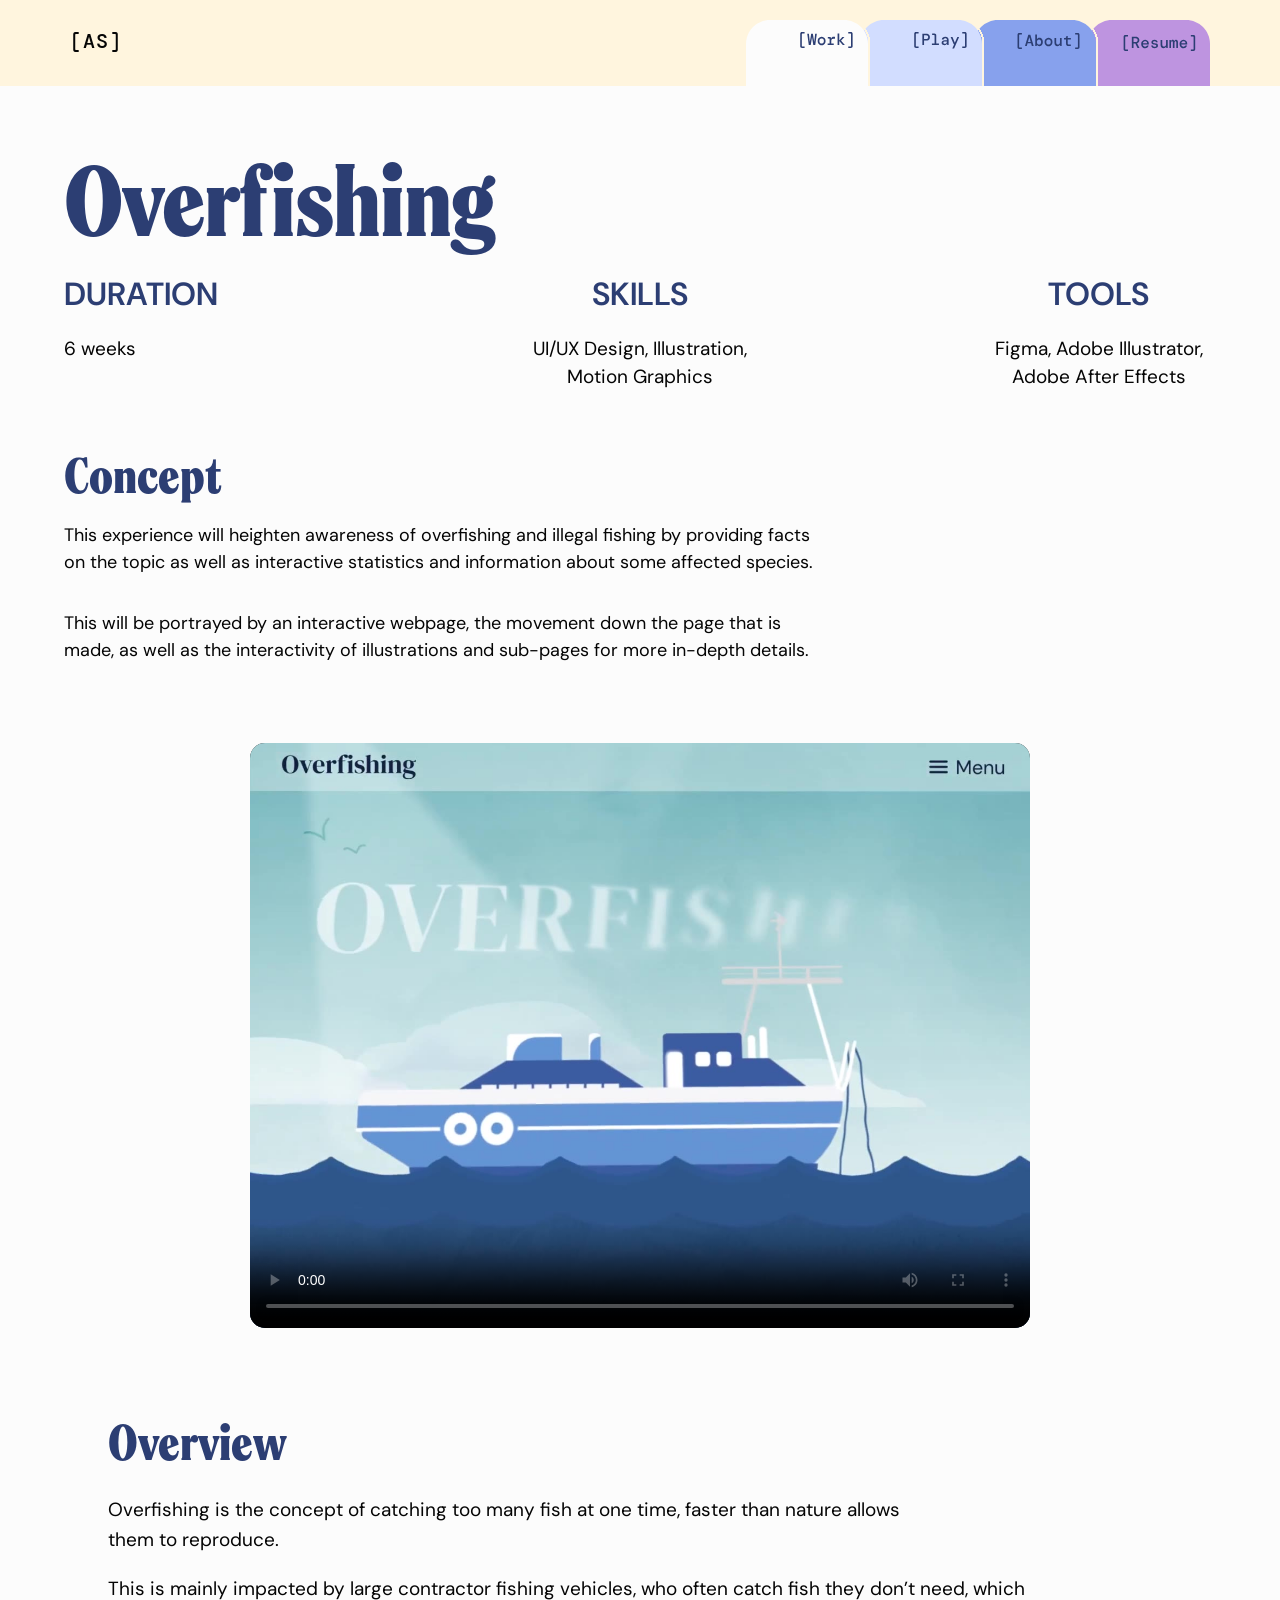
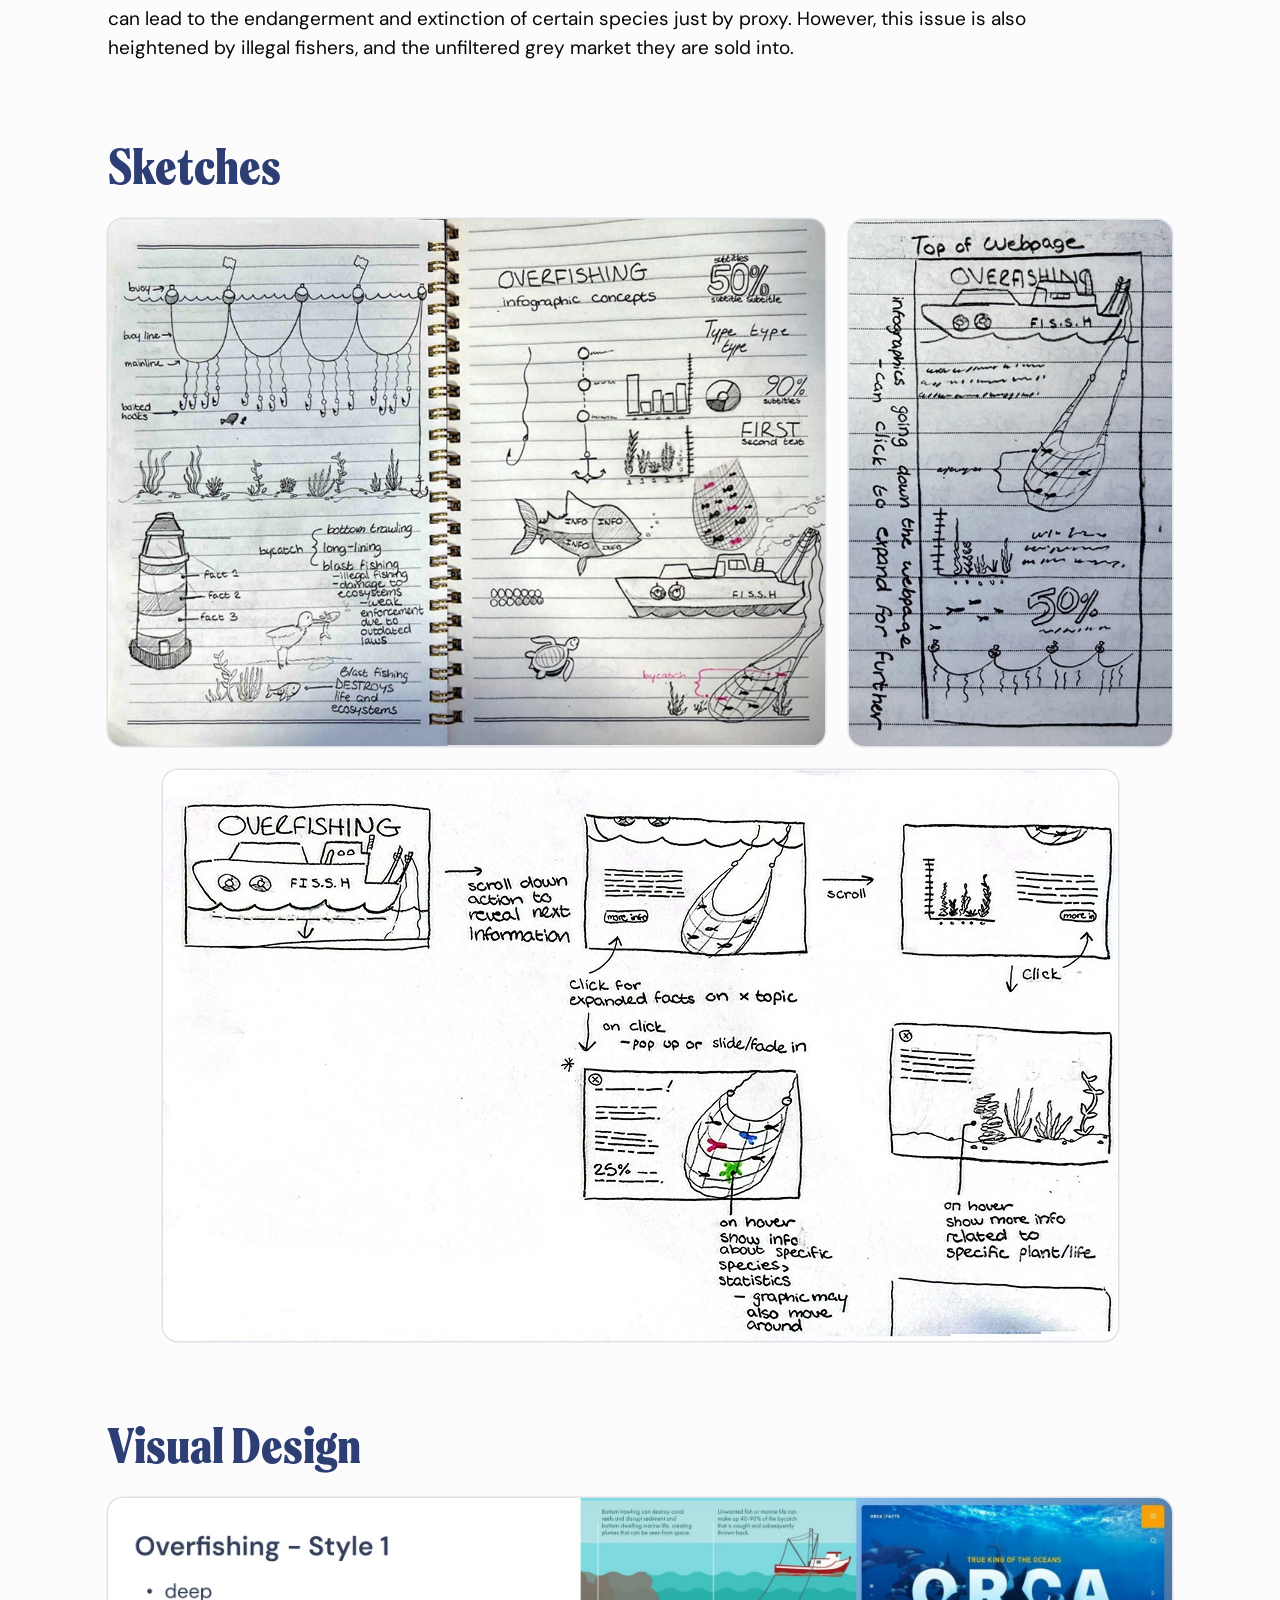
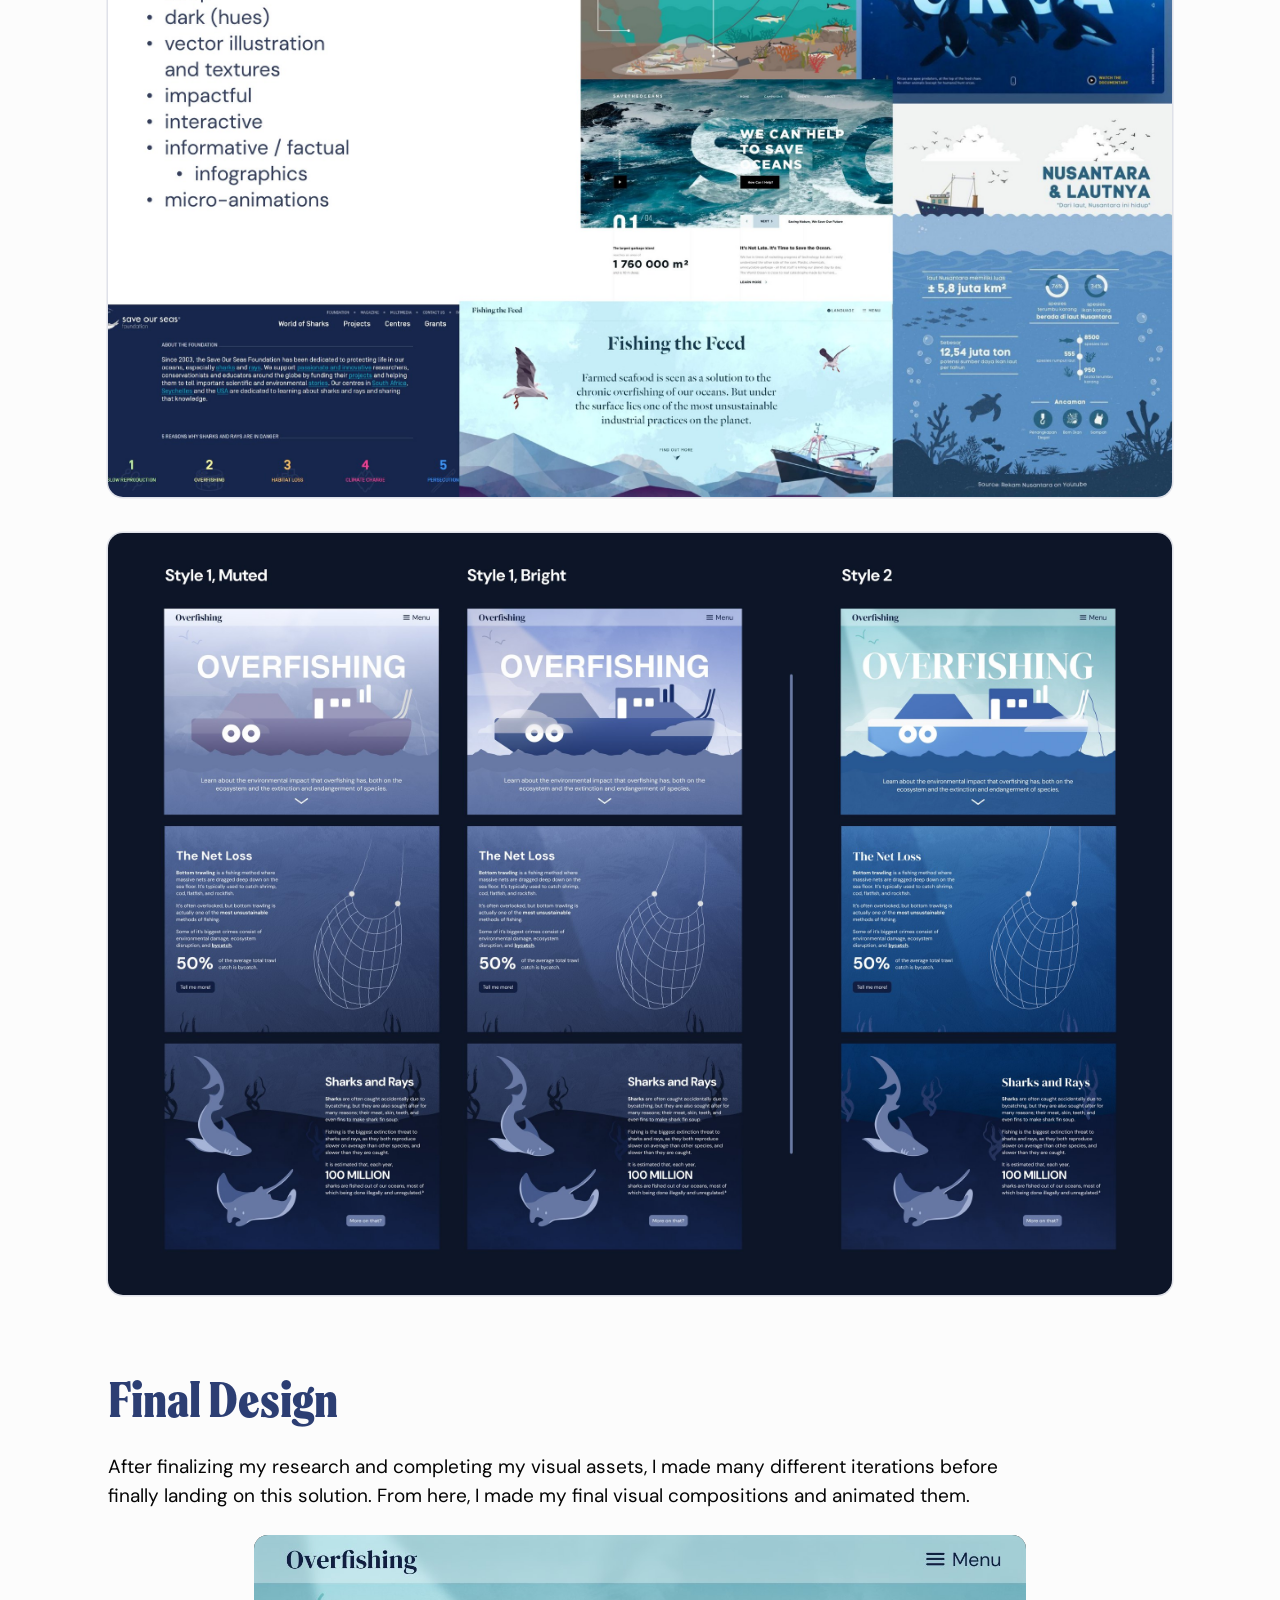
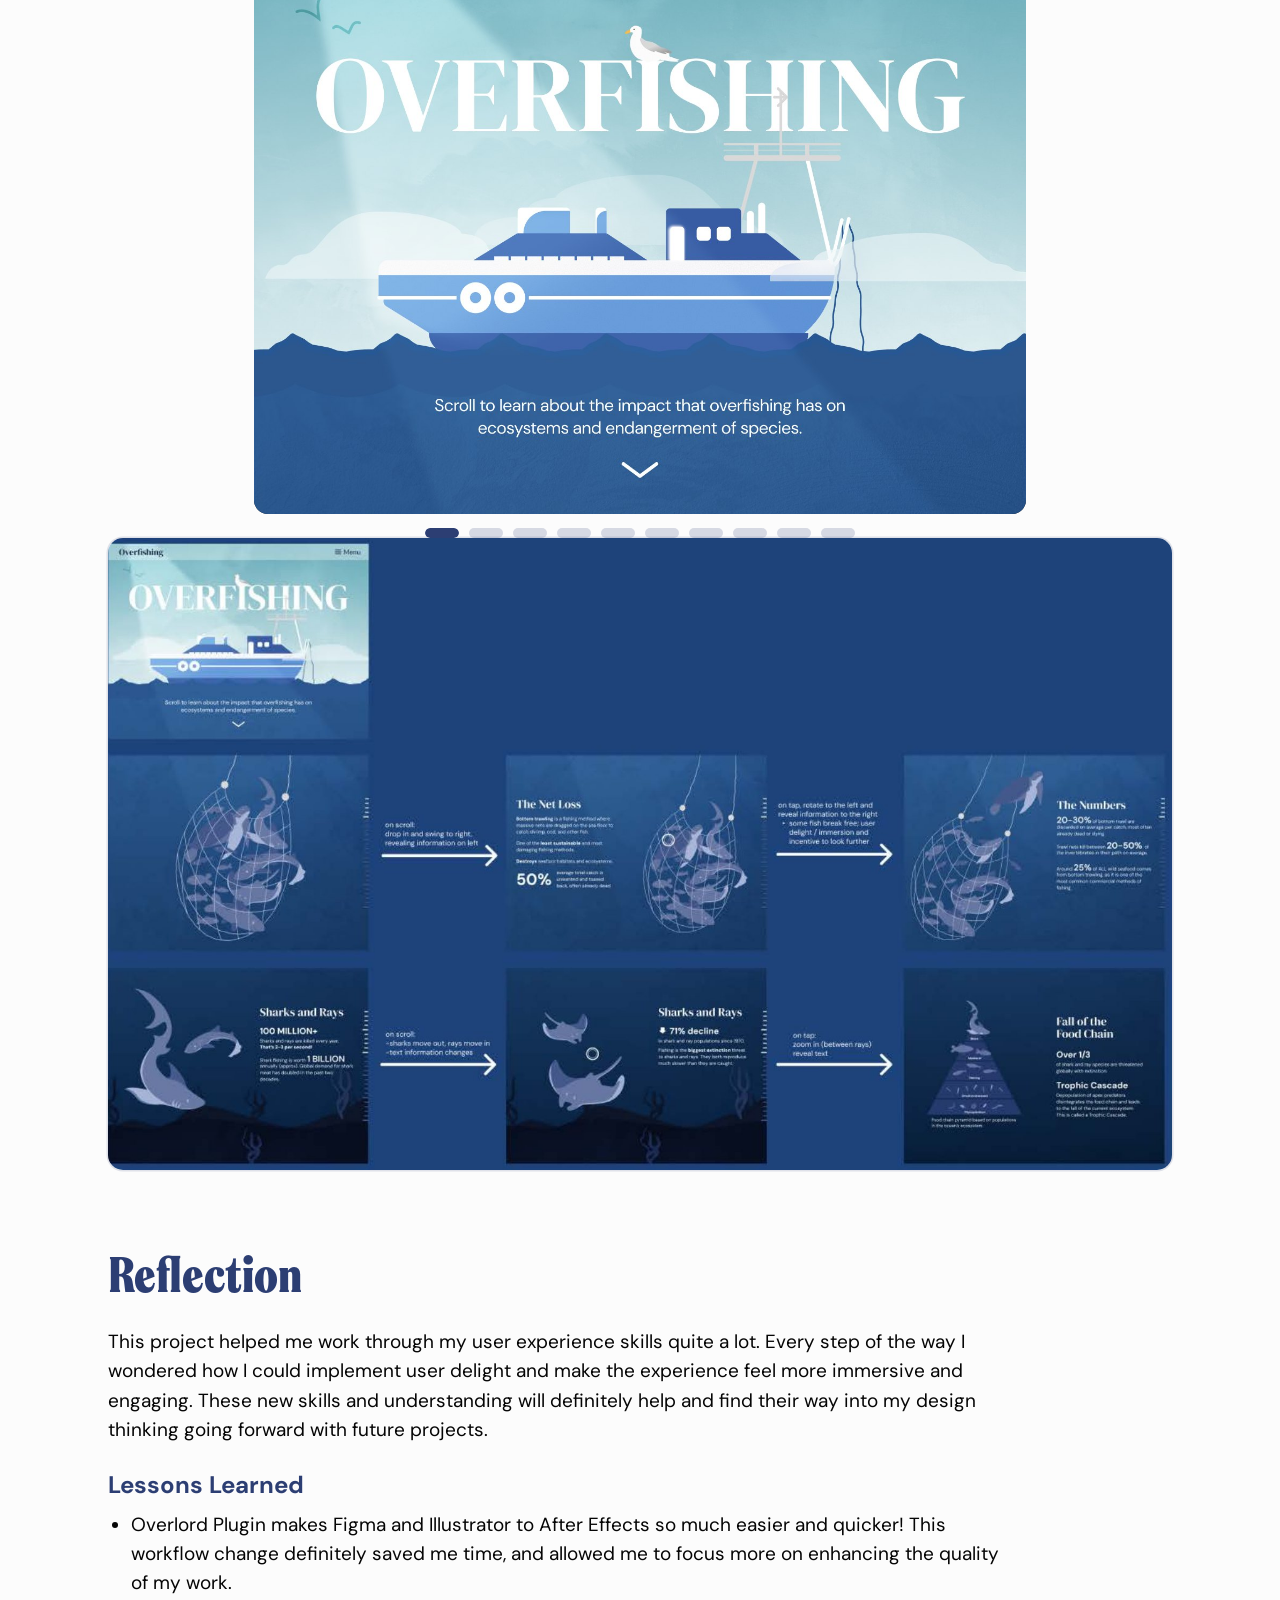
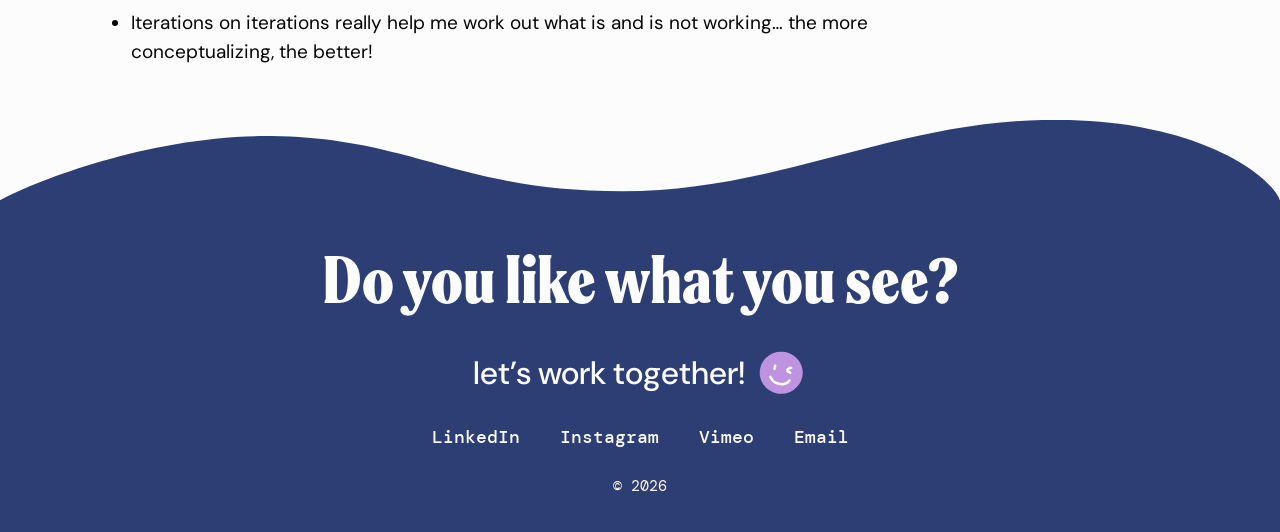
<file: overfishing.html>
<!DOCTYPE html>
<html lang="en">
<head>
<meta charset="utf-8">
<meta name="viewport" content="width=device-width, initial-scale=1, viewport-fit=cover">
<meta name="theme-color" content="#fff5de">
<title>Overfishing — Adrian Smith</title>
<link rel="preconnect" href="https://fonts.googleapis.com">
<link rel="preconnect" href="https://fonts.gstatic.com" crossorigin>
<link href="https://fonts.googleapis.com/css2?family=DM+Mono:wght@400;500&family=DM+Sans:opsz,wght@9..40,400;9..40,500;9..40,600;9..40,700&display=swap" rel="stylesheet">
<link rel="stylesheet" href="styles.css">
<script>(function(){var d=document.documentElement;try{if(!matchMedia('(prefers-reduced-motion: reduce)').matches){d.classList.add('js');window.__RV_SELECTORS=".hero__title, .hero__intro, .hero .cta, .work__title, .cs__date, .cs__title, .cs__desc, .cs__tags, .kb > h2, .kb > p, .kb__row > *, .kb__p, .pc, .pf > *, .kb__fig, .case__caption, .case__figcap, .footer__title, .footer__ask, .footer__links, .footer__copy";setTimeout(function(){if(!window.__rv)d.classList.remove('js')},5000);}}catch(e){}})();</script>
<script>try{if(sessionStorage.getItem('pt-from')&&!matchMedia('(prefers-reduced-motion: reduce)').matches){document.documentElement.classList.add('pt-in','pt-bg')}}catch(e){}</script>
</head>
<body class="case-page">
<script>try{sessionStorage.removeItem('pt-from')}catch(e){}</script>

<header class="navbar"><div class="navbar__inner">
  <a class="navbar__logo" href="index.html">[AS]</a>
  <nav class="navbar__tabs" aria-label="Primary">
    <a class="tab tab--work"   href="index.html#work"   aria-label="Work"><img src="assets/tab_work.svg" alt=""></a>
    <a class="tab tab--play"   href="play.html"   aria-label="Play"><img src="assets/tab_play.svg" alt=""></a>
    <a class="tab tab--about"  href="about.html"  aria-label="About"><img src="assets/tab_about.svg" alt=""></a>
    <a class="tab tab--resume" href="resume.html" aria-label="Resume"><img src="assets/tab_resume.svg" alt=""></a>
  </nav>
</div></header>

<main class="case">
  <div class="case__wrap">

    <section class="case__intro" aria-labelledby="case-title">
      <h1 class="case__title" id="case-title">Overfishing</h1>
      <dl class="case__meta">
        <div class="case__meta-item case__meta-item--start"><dt>DURATION</dt><dd>6 weeks</dd></div>
        <div class="case__meta-item case__meta-item--mid"><dt>SKILLS</dt><dd>UI/UX Design, Illustration, Motion Graphics</dd></div>
        <div class="case__meta-item case__meta-item--end"><dt>TOOLS</dt><dd>Figma, Adobe Illustrator, Adobe After Effects</dd></div>
      </dl>
      <div class="case__concept">
        <h2 class="case__h2">Concept</h2>
        <p class="case__p kb__p">This experience will heighten awareness of overfishing and illegal fishing by providing facts on the topic as well as interactive statistics and information about some affected species.</p>
        <p class="case__p kb__p">This will be portrayed by an interactive webpage, the movement down the page that is made, as well as the interactivity of illustrations and sub-pages for more in-depth details.</p>
      </div>
    </section>

    <div class="case__video case__video--43">
      <div class="case__video-frame">
        <video controls playsinline preload="metadata" aria-label="Overfishing final animated prototype" poster="assets/overfishing-prototype.jpg">
          <source src="assets/overfishing-prototype.mp4" type="video/mp4">
        </video>
      </div>
    </div>

    <section class="kb" aria-labelledby="overview">
      <h2 class="case__h2" id="overview">Overview</h2>
      <p class="kb__p kb__indent">Overfishing is the concept of catching too many fish at one time, faster than nature allows them to reproduce.</p>
      <p class="kb__p kb__indent">This is mainly impacted by large contractor fishing vehicles, who often catch fish they don’t need, which can lead to the endangerment and extinction of certain species just by proxy. However, this issue is also heightened by illegal fishers, and the unfiltered grey market they are sold into.</p>
    </section>

    <section class="kb" aria-labelledby="ideation">
      <h2 class="case__h2" id="ideation">Sketches</h2>
      <div class="sk-row">
        <figure class="kb__fig"><button class="case__zoom" type="button" aria-label="Open larger: element sketches"><img src="assets/overfishing-sketch-notebook.jpg" alt="Notebook spread of hand-drawn sketches: a longline fishing diagram, a lighthouse with fact callouts, and infographic concepts including a fish, a boat with a net, and charts" loading="lazy"></button></figure>
        <figure class="kb__fig"><button class="case__zoom" type="button" aria-label="Open larger: page layout sketch"><img src="assets/overfishing-sketch-web.jpg" alt="Sketch of the top of the webpage: a boat and title above a net full of fish, text blocks, a coral graph, a 50 percent statistic and buoys" loading="lazy"></button></figure>
      </div>
      <figure class="case__fig case__fig--sk kb__fig"><button class="case__zoom" type="button" aria-label="Open larger: interaction concept sketch"><img src="assets/overfishing-sketch-concept.jpg" alt="Concept sketch of the scroll flow: scroll down from the title boat to a net, click for expanded facts, and hover for species statistics" loading="lazy"></button></figure>
    </section>

    <section class="kb" aria-labelledby="visual">
      <h2 class="case__h2" id="visual">Visual Design</h2>
            <figure class="case__fig case__fig--wide kb__fig">
        <button class="case__zoom" type="button" aria-label="Open larger: moodboard"><img src="assets/overfishing-moodboard.jpg" alt="Style 1 moodboard: deep, dark hues, vector illustration and textures, impactful, interactive and informative, beside reference imagery of ocean illustration and infographic sites" loading="lazy"></button>
      </figure>
      <figure class="case__fig case__fig--wide kb__fig">
        <button class="case__zoom" type="button" aria-label="Open larger: style explorations"><img src="assets/overfishing-styles.jpg" alt="Style explorations of the landing, Net Loss and Sharks and Rays screens: Style 1 muted, Style 1 bright, and Style 2 with brighter teal and blue tones and serif headlines" loading="lazy"></button>
      </figure>
    </section>

    <section class="kb" aria-labelledby="final">
      <h2 class="case__h2" id="final">Final Design</h2>
      <p class="kb__p kb__indent">After finalizing my research and completing my visual assets, I made many different iterations before finally landing on this solution. From here, I made my final visual compositions and animated them.</p>
      <div class="pc pc--43" role="region" aria-roledescription="carousel" aria-label="Final comps">
        <div class="pc__stage">
          <button class="case__zoom pc__slide is-active" type="button" aria-label="Open larger: final comp 1 of 10"><img src="assets/overfishing-comp-01.jpg" alt="Landing screen: the word OVERFISHING over an illustrated fishing trawler, with a prompt to scroll."></button>
          <button class="case__zoom pc__slide" type="button" aria-label="Open larger: final comp 2 of 10" tabindex="-1"><img src="assets/overfishing-comp-02.jpg" alt="A net full of sharks, turtles and fish hanging from two lines." loading="lazy"></button>
          <button class="case__zoom pc__slide" type="button" aria-label="Open larger: final comp 3 of 10" tabindex="-1"><img src="assets/overfishing-comp-03.jpg" alt="The Net Loss: facts about bottom trawling beside the net, with a 50 percent bycatch statistic." loading="lazy"></button>
          <button class="case__zoom pc__slide" type="button" aria-label="Open larger: final comp 4 of 10" tabindex="-1"><img src="assets/overfishing-comp-04.jpg" alt="The Numbers: statistics on bottom trawl discards beside the net and a sea turtle." loading="lazy"></button>
          <button class="case__zoom pc__slide" type="button" aria-label="Open larger: final comp 5 of 10" tabindex="-1"><img src="assets/overfishing-comp-05.jpg" alt="Sharks and Rays: 100 million sharks and rays are killed every year." loading="lazy"></button>
          <button class="case__zoom pc__slide" type="button" aria-label="Open larger: final comp 6 of 10" tabindex="-1"><img src="assets/overfishing-comp-06.jpg" alt="Sharks and Rays: a 71 percent decline in populations since 1970." loading="lazy"></button>
          <button class="case__zoom pc__slide" type="button" aria-label="Open larger: final comp 7 of 10" tabindex="-1"><img src="assets/overfishing-comp-07.jpg" alt="Fall of the Food Chain: a food chain pyramid and the trophic cascade." loading="lazy"></button>
          <button class="case__zoom pc__slide" type="button" aria-label="Open larger: final comp 8 of 10" tabindex="-1"><img src="assets/overfishing-comp-08.jpg" alt="Habitat Destruction: 55 percent of coral reefs affected, with a blast fishing illustration." loading="lazy"></button>
          <button class="case__zoom pc__slide" type="button" aria-label="Open larger: final comp 9 of 10" tabindex="-1"><img src="assets/overfishing-comp-09.jpg" alt="What’s Next: support small fisheries and stay educated." loading="lazy"></button>
          <button class="case__zoom pc__slide" type="button" aria-label="Open larger: final comp 10 of 10" tabindex="-1"><img src="assets/overfishing-comp-10.jpg" alt="Closing screen: “You, too, can help make an impact” with links to conservation organizations." loading="lazy"></button>
        </div>
        <div class="pc__dots">
          <button class="pc__dot is-active" type="button" aria-label="Show final comp 1 of 10"><i></i></button>
          <button class="pc__dot" type="button" aria-label="Show final comp 2 of 10"><i></i></button>
          <button class="pc__dot" type="button" aria-label="Show final comp 3 of 10"><i></i></button>
          <button class="pc__dot" type="button" aria-label="Show final comp 4 of 10"><i></i></button>
          <button class="pc__dot" type="button" aria-label="Show final comp 5 of 10"><i></i></button>
          <button class="pc__dot" type="button" aria-label="Show final comp 6 of 10"><i></i></button>
          <button class="pc__dot" type="button" aria-label="Show final comp 7 of 10"><i></i></button>
          <button class="pc__dot" type="button" aria-label="Show final comp 8 of 10"><i></i></button>
          <button class="pc__dot" type="button" aria-label="Show final comp 9 of 10"><i></i></button>
          <button class="pc__dot" type="button" aria-label="Show final comp 10 of 10"><i></i></button>
        </div>
      </div>
      <figure class="case__fig case__fig--wide kb__fig">
        <button class="case__zoom" type="button" aria-label="Open larger: flow annotations"><img src="assets/overfishing-flow.jpg" alt="Flow annotations: scrolling reveals the landing screen, then the net, and clicking the net or the sharks and rays reveals more information" loading="lazy"></button>
      </figure>
    </section>

    <section class="kb" aria-labelledby="reflection">
      <h2 class="case__h2" id="reflection">Reflection</h2>
      <p class="kb__p kb__indent">This project helped me work through my user experience skills quite a lot. Every step of the way I wondered how I could implement user delight and make the experience feel more immersive and engaging. These new skills and understanding will definitely help and find their way into my design thinking going forward with future projects.</p>
      <h3 class="kb__h3 kb__indent">Lessons Learned</h3>
      <ul class="kb__list kb__indent">
        <li>Overlord Plugin makes Figma and Illustrator to After Effects so much easier and quicker! This workflow change definitely saved me time, and allowed me to focus more on enhancing the quality of my work.</li>
        <li>Iterations on iterations really help me work out what is and is not working… the more conceptualizing, the better!</li>
      </ul>
    </section>

  </div>
</main>

<div class="lightbox" id="lightbox" role="dialog" aria-modal="true" aria-label="Enlarged image" hidden>
  <button class="lightbox__close" type="button" aria-label="Close">×</button>
  <div class="lightbox__scroll"><img class="lightbox__img" alt=""></div>
</div>

<footer class="footer">
  <img class="footer__wave" src="assets/footer-wave.svg" alt="">
  <div class="footer__inner">
    <h2 class="footer__title">Do you like what you see?</h2>
    <p class="footer__ask">let’s work together! <span class="footer__smiley"><img src="assets/smiley.svg" alt=""></span></p>
    <nav class="footer__links" aria-label="Contact and social links">
      <a href="https://www.linkedin.com/in/emadriansmith" target="_blank" rel="noopener">LinkedIn</a>
      <a href="https://www.instagram.com/adrian.s.design/" target="_blank" rel="noopener">Instagram</a>
      <a href="https://vimeo.com/adriansdesign" target="_blank" rel="noopener">Vimeo</a>
      <a href="mailto:e.adriansdesign@gmail.com">Email</a>
    </nav>
    <p class="footer__copy">© 2026</p>
  </div>
</footer>

<script src="site.js"></script>
</body>
</html>
</file>
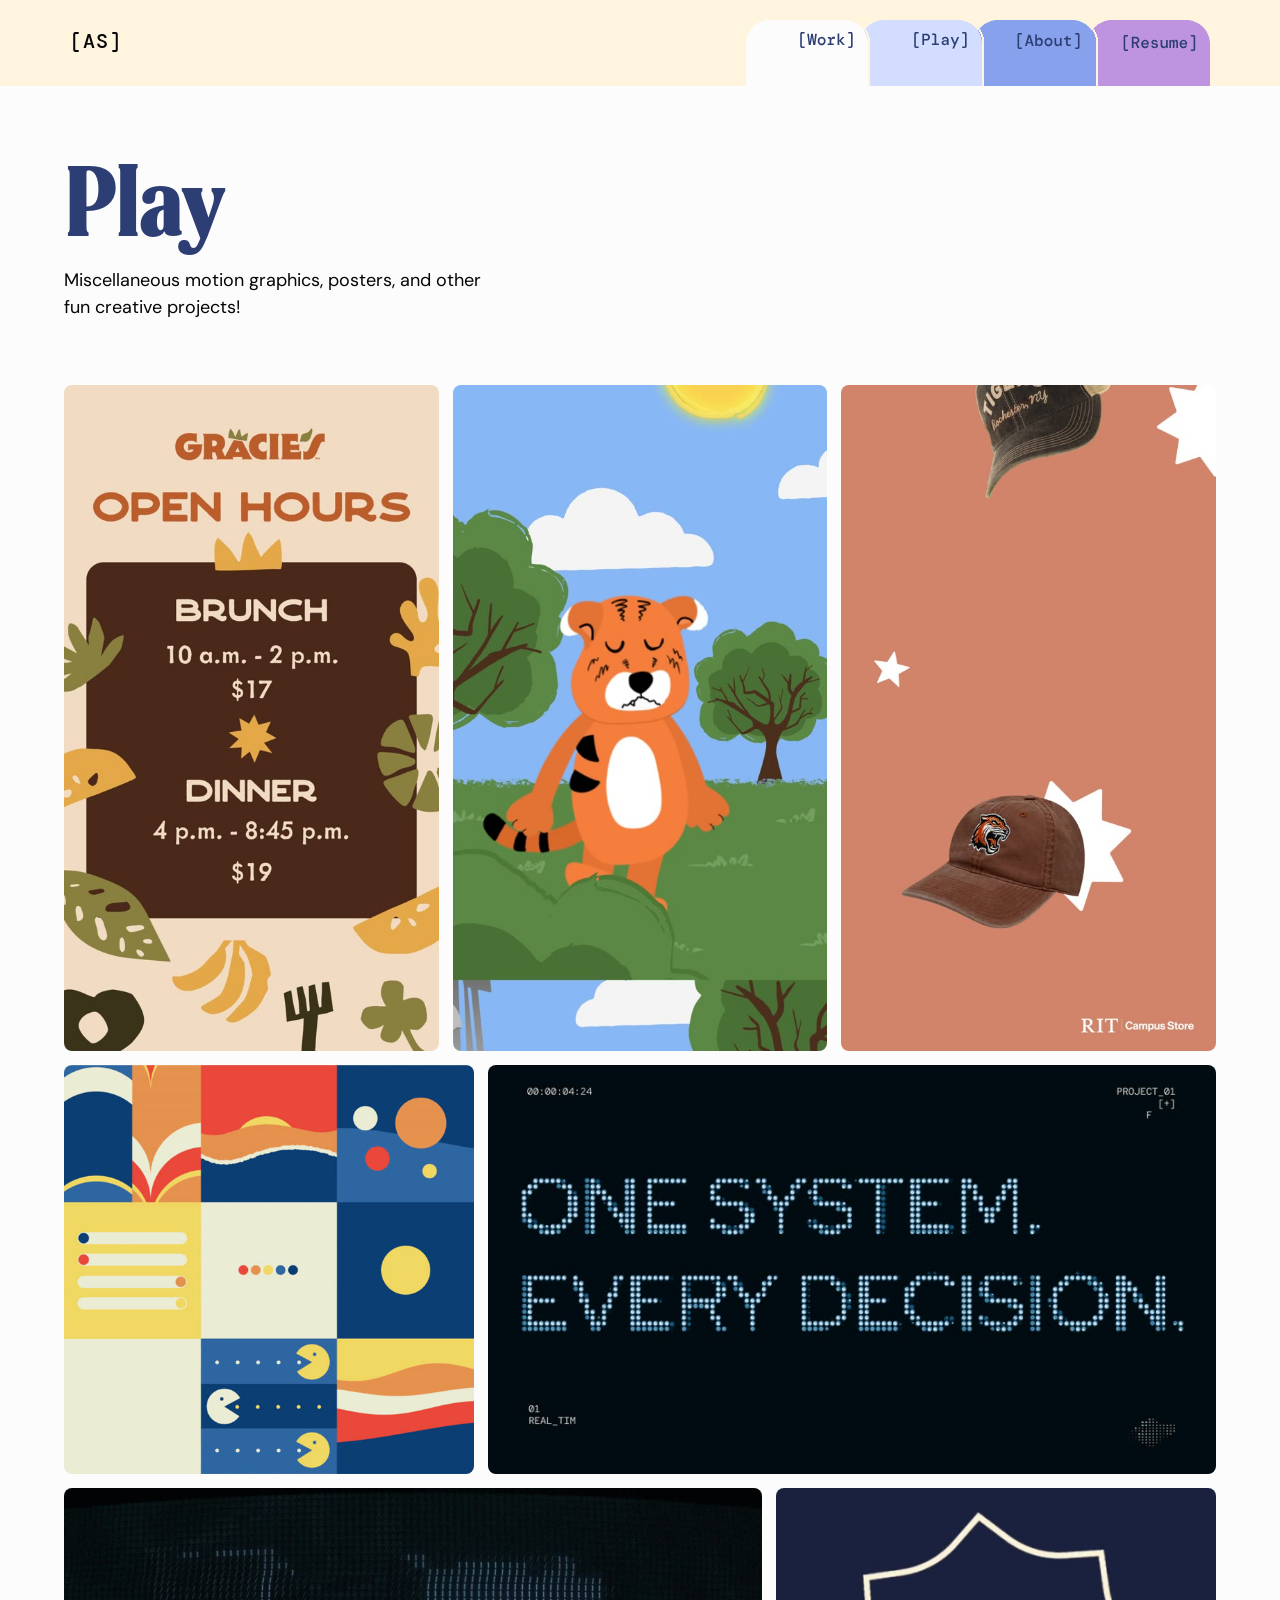
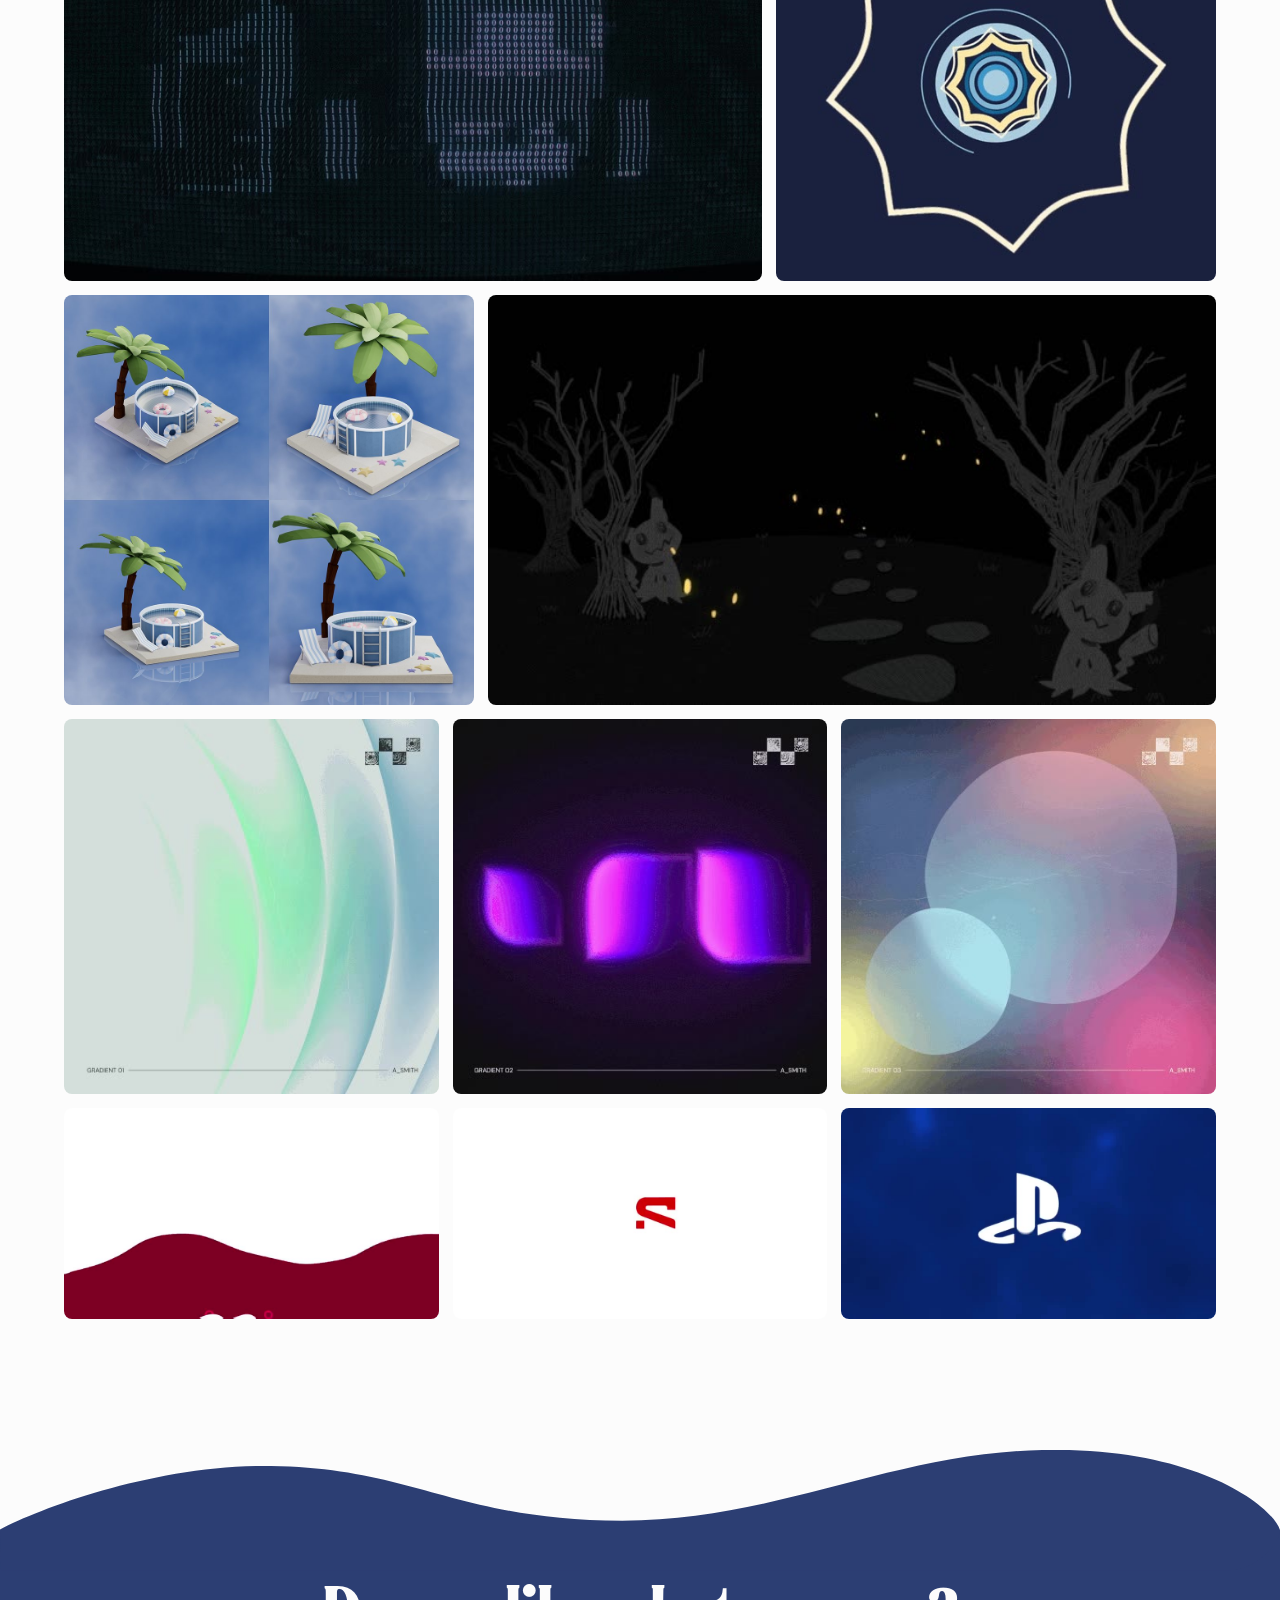
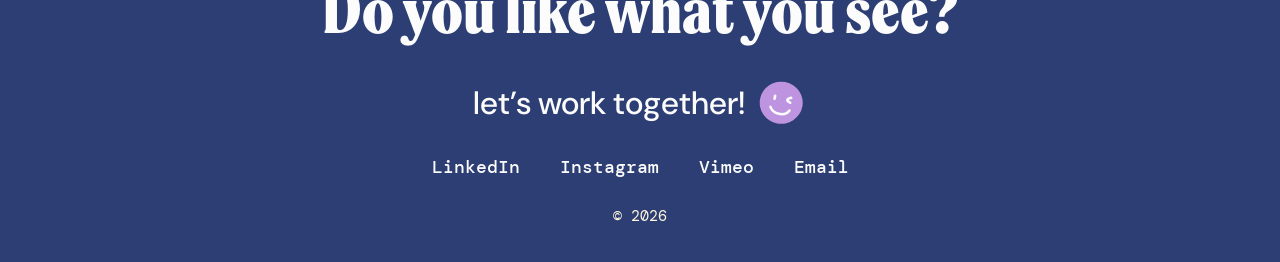
<file: play.html>
<!DOCTYPE html>
<html lang="en">
<head>
<meta charset="utf-8">
<meta name="viewport" content="width=device-width, initial-scale=1, viewport-fit=cover">
<meta name="theme-color" content="#fff5de">
<title>Play — Adrian Smith</title>
<link rel="preconnect" href="https://fonts.googleapis.com">
<link rel="preconnect" href="https://fonts.gstatic.com" crossorigin>
<link href="https://fonts.googleapis.com/css2?family=DM+Serif+Display&family=DM+Mono:wght@400;500&family=DM+Sans:opsz,wght@9..40,400;9..40,500;9..40,600;9..40,700&display=swap" rel="stylesheet">
<link rel="stylesheet" href="styles.css">
<script>(function(){var d=document.documentElement;try{if(!matchMedia('(prefers-reduced-motion: reduce)').matches){d.classList.add('js');window.__RV_SELECTORS=".hero__title, .hero__intro, .hero .cta, .work__title, .cs__date, .cs__title, .cs__desc, .cs__tags, .pl__intro p, .pl__tile, .case__caption, .case__figcap, .footer__title, .footer__ask, .footer__links, .footer__copy";setTimeout(function(){if(!window.__rv)d.classList.remove('js')},5000);}}catch(e){}})();</script>
<script>try{if(sessionStorage.getItem('pt-from')&&!matchMedia('(prefers-reduced-motion: reduce)').matches){document.documentElement.classList.add('pt-in','pt-bg')}}catch(e){}</script>
</head>
<body class="case-page play-page">
<script>try{sessionStorage.removeItem('pt-from')}catch(e){}</script>

<header class="navbar"><div class="navbar__inner">
  <a class="navbar__logo" href="index.html">[AS]</a>
  <nav class="navbar__tabs" aria-label="Primary">
    <a class="tab tab--work"   href="index.html#work"   aria-label="Work"><img src="assets/tab_work.svg" alt=""></a>
    <a class="tab tab--play"   href="play.html"   aria-label="Play"><img src="assets/tab_play.svg" alt=""></a>
    <a class="tab tab--about"  href="about.html"  aria-label="About"><img src="assets/tab_about.svg" alt=""></a>
    <a class="tab tab--resume" href="resume.html" aria-label="Resume"><img src="assets/tab_resume.svg" alt=""></a>
  </nav>
</div></header>

<main class="case">
  <div class="case__wrap">
    <section class="case__intro pl__intro" aria-labelledby="play-title">
      <h1 class="case__title" id="play-title">Play</h1>
      <p>Miscellaneous motion graphics, posters, and other fun creative projects!</p>
    </section>

    <section class="pl__grid" aria-label="Play projects">
      <div class="pl__row">
        <div class="pl__tile" style="--ar:540/960;--g:0.5625"><video class="pl__media" muted loop playsinline preload="none" poster="assets/play-gracies.jpg" aria-label="Animated Gracie’s hours poster"><source src="assets/play-gracies.mp4" type="video/mp4"></video></div>
        <div class="pl__tile" style="--ar:540/960;--g:0.5625"><video class="pl__media" muted loop playsinline preload="none" poster="assets/play-sanders.jpg" aria-label="Animated tiger walking through a park, for a sandwich shop spot"><source src="assets/play-sanders.mp4" type="video/mp4"></video></div>
        <div class="pl__tile" style="--ar:540/960;--g:0.5625"><video class="pl__media" muted loop playsinline preload="none" poster="assets/play-fall-merch.jpg" aria-label="Animated RIT Campus Store fall merchandise ad with caps on an orange background"><source src="assets/play-fall-merch.mp4" type="video/mp4"></video></div>
      </div>
      <div class="pl__row">
        <div class="pl__tile" style="--ar:1/1;--g:1"><video class="pl__media" muted loop playsinline preload="none" poster="assets/play-pacman.jpg" aria-label="Animated poster grid of colorful geometric patterns with pac-man shapes"><source src="assets/play-pacman.mp4" type="video/mp4"></video></div>
        <div class="pl__tile" style="--ar:800/450;--g:1.7778"><video class="pl__media" muted loop playsinline preload="none" poster="assets/play-startup.jpg" aria-label="Typing animation: “how do i build a startup?”"><source src="assets/play-startup.mp4" type="video/mp4"></video></div>
      </div>
      <div class="pl__row">
        <div class="pl__tile" style="--ar:800/450;--g:1.7778"><video class="pl__media" muted loop playsinline preload="none" poster="assets/play-matrix.jpg" aria-label="Animated grid of tiny symbols forming a shifting image"><source src="assets/play-matrix.mp4" type="video/mp4"></video></div>
        <div class="pl__tile" style="--ar:500/446;--g:1.1211"><video class="pl__media" muted loop playsinline preload="none" poster="assets/play-star.jpg" aria-label="Animated eight-point star badge on navy"><source src="assets/play-star.mp4" type="video/mp4"></video></div>
      </div>
      <div class="pl__row">
        <div class="pl__tile" style="--ar:1000/1000;--g:1.0000"><img class="pl__media" src="assets/play-pool.jpg" alt="Four isometric renders of a palm tree beside a backyard pool" width="1000" height="1000" loading="lazy"></div>
        <div class="pl__tile" style="--ar:600/338;--g:1.7751"><video class="pl__media" muted loop playsinline preload="none" poster="assets/play-wide.jpg" aria-label="Dark abstract motion piece"><source src="assets/play-wide.mp4" type="video/mp4"></video></div>
      </div>
      <div class="pl__row">
        <div class="pl__tile" style="--ar:400/400;--g:1.0000"><video class="pl__media" muted loop playsinline preload="none" poster="assets/play-grad-01.jpg" aria-label="Gradient 01: soft green and blue shapes on a pale background"><source src="assets/play-grad-01.mp4" type="video/mp4"></video></div>
        <div class="pl__tile" style="--ar:400/400;--g:1.0000"><video class="pl__media" muted loop playsinline preload="none" poster="assets/play-grad-02.jpg" aria-label="Gradient 02: dark poster with a checkered logo"><source src="assets/play-grad-02.mp4" type="video/mp4"></video></div>
        <div class="pl__tile" style="--ar:400/400;--g:1.0000"><video class="pl__media" muted loop playsinline preload="none" poster="assets/play-grad-03.jpg" aria-label="Gradient 03: glowing pastel blobs on a blue, pink and yellow gradient"><source src="assets/play-grad-03.mp4" type="video/mp4"></video></div>
      </div>
      <div class="pl__row">
        <div class="pl__tile" style="--ar:16/9;--g:1.7778"><video class="pl__media" muted loop playsinline preload="none" poster="assets/play-drpepper.jpg" aria-label="Animated Dr Pepper spot"><source src="assets/play-drpepper.mp4" type="video/mp4"></video></div>
        <div class="pl__tile" style="--ar:16/9;--g:1.7778"><video class="pl__media" muted loop playsinline preload="none" poster="assets/play-sandisk.jpg" aria-label="Animated SanDisk spot"><source src="assets/play-sandisk.mp4" type="video/mp4"></video></div>
        <div class="pl__tile" style="--ar:16/9;--g:1.7778"><video class="pl__media" muted loop playsinline preload="none" poster="assets/play-playstation.jpg" aria-label="Animated PlayStation render"><source src="assets/play-playstation.mp4" type="video/mp4"></video></div>
      </div>
    </section>
  </div>
</main>

<footer class="footer">
  <img class="footer__wave" src="assets/footer-wave.svg" alt="">
  <div class="footer__inner">
    <h2 class="footer__title">Do you like what you see?</h2>
    <p class="footer__ask">let’s work together! <span class="footer__smiley"><img src="assets/smiley.svg" alt=""></span></p>
    <nav class="footer__links" aria-label="Contact and social links">
      <a href="https://www.linkedin.com/in/emadriansmith" target="_blank" rel="noopener">LinkedIn</a>
      <a href="https://www.instagram.com/adrian.s.design/" target="_blank" rel="noopener">Instagram</a>
      <a href="https://vimeo.com/adriansdesign" target="_blank" rel="noopener">Vimeo</a>
      <a href="mailto:e.adriansdesign@gmail.com">Email</a>
    </nav>
    <p class="footer__copy">© 2026</p>
  </div>
</footer>

<script src="site.js"></script>
</body>
</html>
</file>
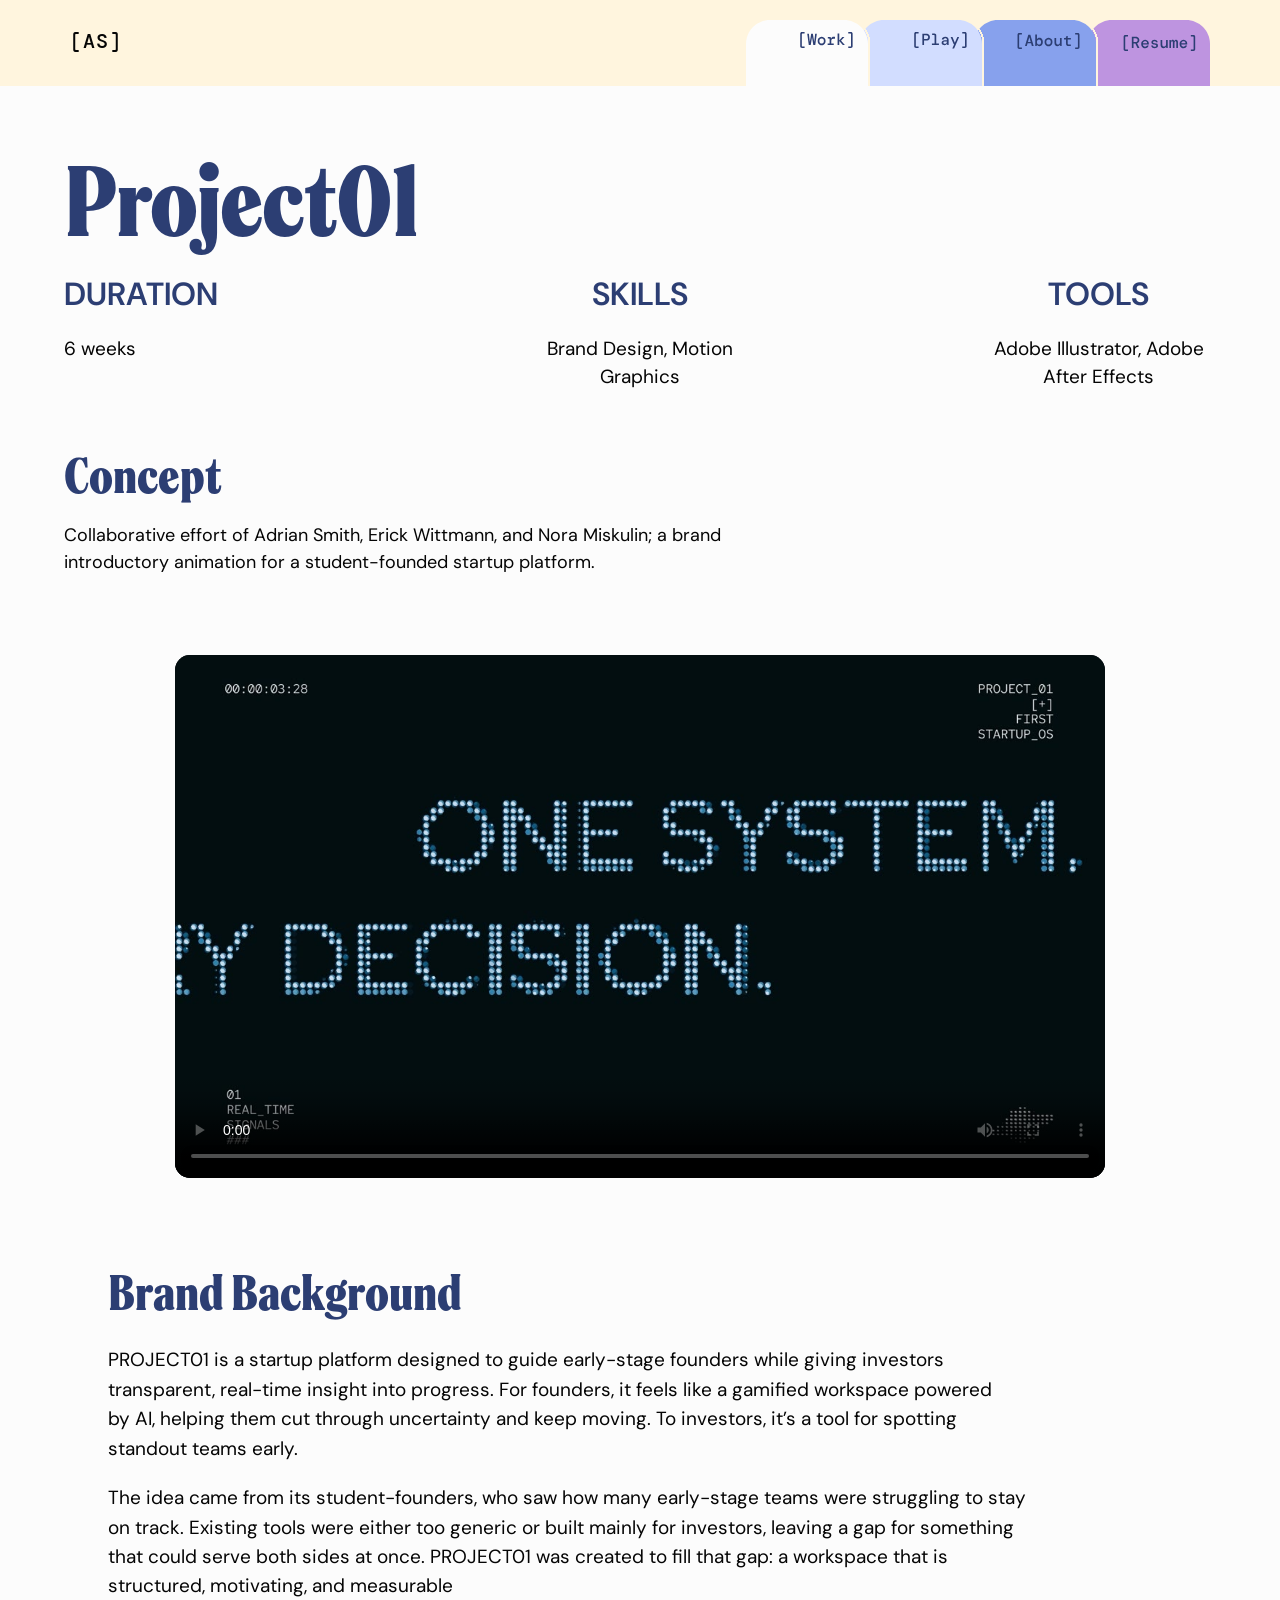
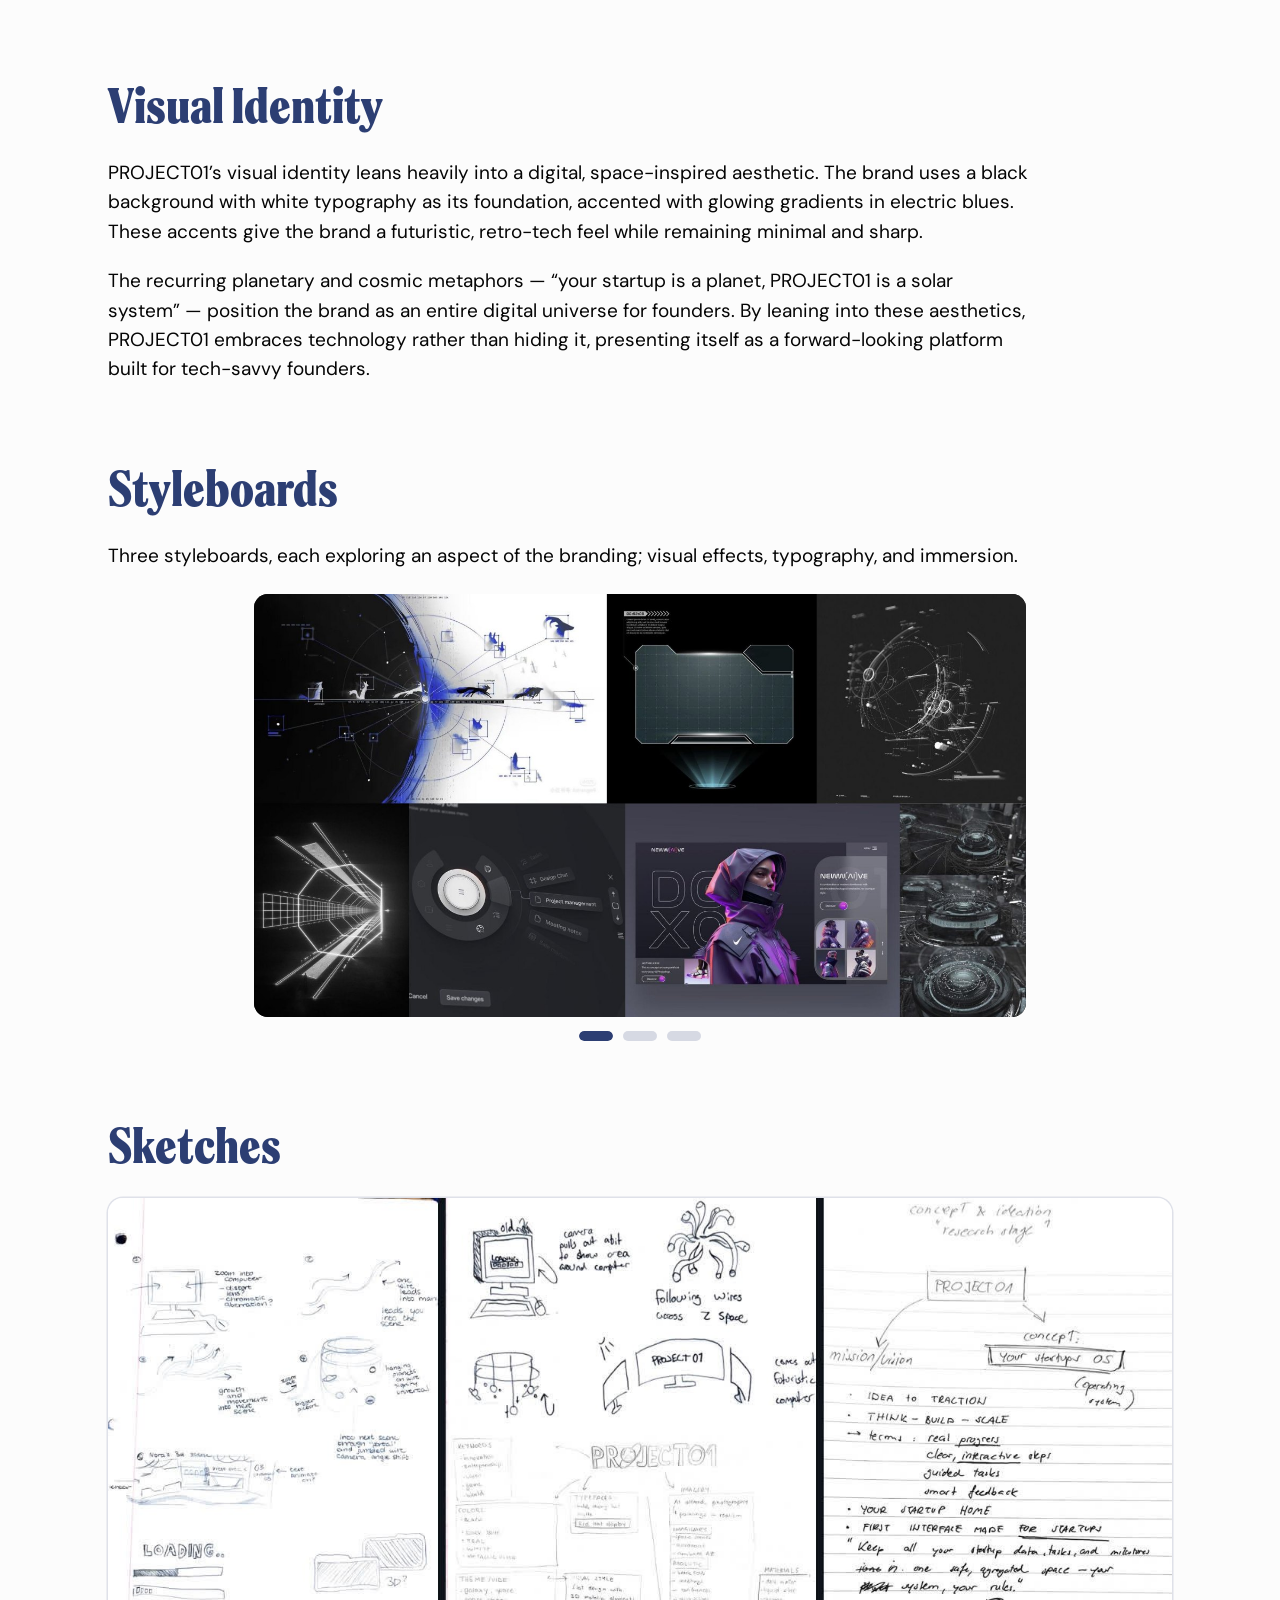
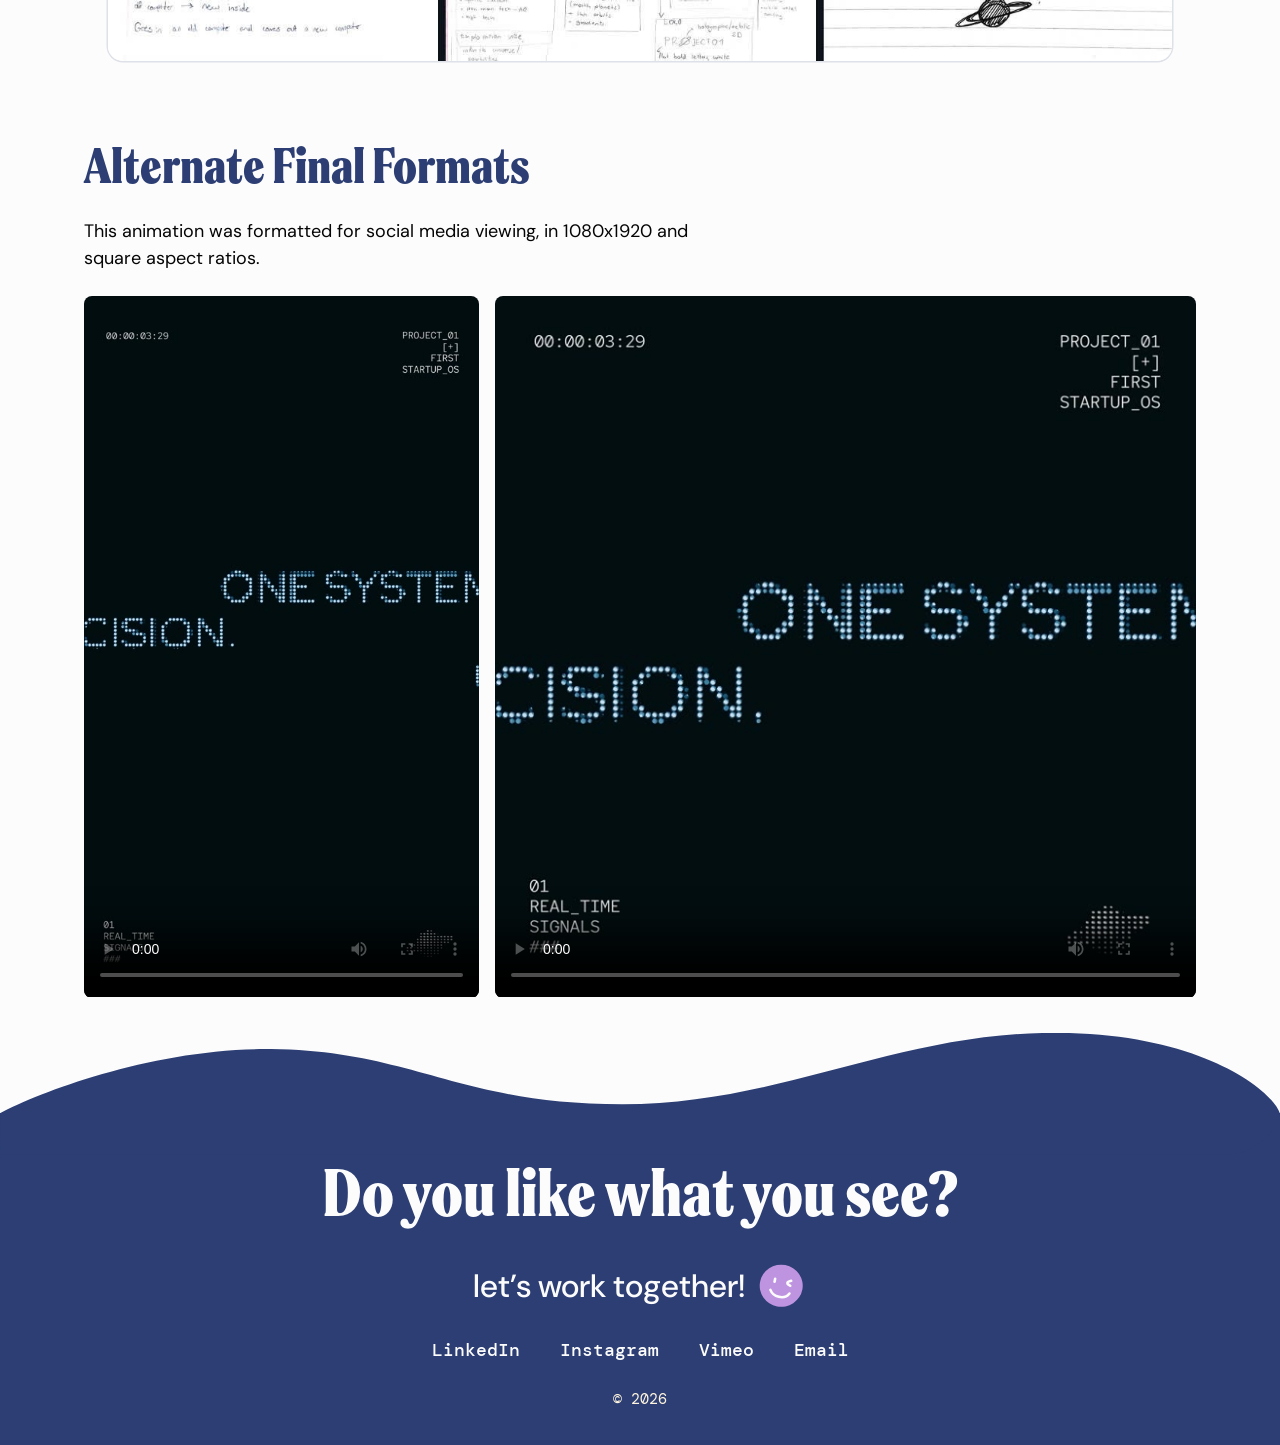
<file: project01.html>
<!DOCTYPE html>
<html lang="en">
<head>
<meta charset="utf-8">
<meta name="viewport" content="width=device-width, initial-scale=1, viewport-fit=cover">
<meta name="theme-color" content="#fff5de">
<title>Project01 — Adrian Smith</title>
<link rel="preconnect" href="https://fonts.googleapis.com">
<link rel="preconnect" href="https://fonts.gstatic.com" crossorigin>
<link href="https://fonts.googleapis.com/css2?family=DM+Mono:wght@400;500&family=DM+Sans:opsz,wght@9..40,400;9..40,500;9..40,600;9..40,700&display=swap" rel="stylesheet">
<link rel="stylesheet" href="styles.css">
<script>(function(){var d=document.documentElement;try{if(!matchMedia('(prefers-reduced-motion: reduce)').matches){d.classList.add('js');window.__RV_SELECTORS=".hero__title, .hero__intro, .hero .cta, .work__title, .cs__date, .cs__title, .cs__desc, .cs__tags, .kb > h2, .kb > p, .kb__row > *, .kb__p, .pc, .pf > *, .kb__fig, .case__caption, .case__figcap, .footer__title, .footer__ask, .footer__links, .footer__copy";setTimeout(function(){if(!window.__rv)d.classList.remove('js')},5000);}}catch(e){}})();</script>
<script>try{if(sessionStorage.getItem('pt-from')&&!matchMedia('(prefers-reduced-motion: reduce)').matches){document.documentElement.classList.add('pt-in','pt-bg')}}catch(e){}</script>
</head>
<body class="case-page">
<script>try{sessionStorage.removeItem('pt-from')}catch(e){}</script>

<header class="navbar"><div class="navbar__inner">
  <a class="navbar__logo" href="index.html">[AS]</a>
  <nav class="navbar__tabs" aria-label="Primary">
    <a class="tab tab--work"   href="index.html#work"   aria-label="Work"><img src="assets/tab_work.svg" alt=""></a>
    <a class="tab tab--play"   href="play.html"   aria-label="Play"><img src="assets/tab_play.svg" alt=""></a>
    <a class="tab tab--about"  href="about.html"  aria-label="About"><img src="assets/tab_about.svg" alt=""></a>
    <a class="tab tab--resume" href="resume.html" aria-label="Resume"><img src="assets/tab_resume.svg" alt=""></a>
  </nav>
</div></header>

<main class="case">
  <div class="case__wrap">

    <section class="case__intro" aria-labelledby="case-title">
      <h1 class="case__title" id="case-title">Project01</h1>
      <dl class="case__meta">
        <div class="case__meta-item case__meta-item--start"><dt>DURATION</dt><dd>6 weeks</dd></div>
        <div class="case__meta-item case__meta-item--mid"><dt>SKILLS</dt><dd>Brand Design, Motion Graphics</dd></div>
        <div class="case__meta-item case__meta-item--end"><dt>TOOLS</dt><dd>Adobe Illustrator, Adobe After Effects</dd></div>
      </dl>
      <div class="case__concept">
        <h2 class="case__h2">Concept</h2>
        <p class="case__p kb__p">Collaborative effort of Adrian Smith, Erick Wittmann, and Nora Miskulin; a brand introductory animation for a student-founded startup platform.</p>
      </div>
    </section>

    <div class="case__video">
      <div class="case__video-frame">
        <video controls playsinline preload="metadata" aria-label="Project01 brand introductory animation" poster="assets/project01-horizontal.jpg">
          <source src="assets/project01-horizontal.mp4" type="video/mp4">
        </video>
      </div>
    </div>

    <section class="kb" aria-labelledby="brand">
      <h2 class="case__h2" id="brand">Brand Background</h2>
      <p class="kb__p kb__indent">PROJECT01 is a startup platform designed to guide early-stage founders while giving investors transparent, real-time insight into progress. For founders, it feels like a gamified workspace powered by AI, helping them cut through uncertainty and keep moving. To investors, it’s a tool for spotting standout teams early.</p>
      <p class="kb__p kb__indent">The idea came from its student-founders, who saw how many early-stage teams were struggling to stay on track. Existing tools were either too generic or built mainly for investors, leaving a gap for something that could serve both sides at once. PROJECT01 was created to fill that gap: a workspace that is structured, motivating, and measurable</p>
    </section>

    <section class="kb" aria-labelledby="identity">
      <h2 class="case__h2" id="identity">Visual Identity</h2>
      <p class="kb__p kb__indent">PROJECT01’s visual identity leans heavily into a digital, space-inspired aesthetic. The brand uses a black background with white typography as its foundation, accented with glowing gradients in electric blues. These accents give the brand a futuristic, retro-tech feel while remaining minimal and sharp.</p>
      <p class="kb__p kb__indent">The recurring planetary and cosmic metaphors — “your startup is a planet, PROJECT01 is a solar system” — position the brand as an entire digital universe for founders. By leaning into these aesthetics, PROJECT01 embraces technology rather than hiding it, presenting itself as a forward-looking platform built for tech-savvy founders.</p>
    </section>

    <section class="kb" aria-labelledby="styleboards">
      <h2 class="case__h2" id="styleboards">Styleboards</h2>
      <p class="kb__p kb__indent">Three styleboards, each exploring an aspect of the branding; visual effects, typography, and immersion.</p>
      <div class="pc" role="region" aria-roledescription="carousel" aria-label="Styleboards">
        <div class="pc__stage">
          <button class="case__zoom pc__slide is-active" type="button" aria-label="Open larger: styleboard 1 of 3"><img src="assets/project01-styleboard-1.jpg" alt="Styleboard 1: visual effects. Dark and white sci-fi interface frames, a blue and white particle burst and glowing HUD rings."></button>
          <button class="case__zoom pc__slide" type="button" aria-label="Open larger: styleboard 2 of 3" tabindex="-1"><img src="assets/project01-styleboard-2.jpg" alt="Styleboard 2: typography. Futuristic posters and type specimens including Shattered, Red Hat Display, Mainframe 1.0 and a HUD alphabet kit." loading="lazy"></button>
          <button class="case__zoom pc__slide" type="button" aria-label="Open larger: styleboard 3 of 3" tabindex="-1"><img src="assets/project01-styleboard-3.jpg" alt="Styleboard 3: immersion. Dotted halftone hand and globe, perception eye typography and HUD elements on black and blue backgrounds." loading="lazy"></button>
        </div>
        <div class="pc__dots">
          <button class="pc__dot is-active" type="button" aria-label="Show styleboard 1 of 3"><i></i></button>
          <button class="pc__dot" type="button" aria-label="Show styleboard 2 of 3"><i></i></button>
          <button class="pc__dot" type="button" aria-label="Show styleboard 3 of 3"><i></i></button>
        </div>
      </div>
    </section>

    <section class="kb" aria-labelledby="sketches">
      <h2 class="case__h2" id="sketches">Sketches</h2>
      <figure class="case__fig case__fig--wide kb__fig">
        <button class="case__zoom" type="button" aria-label="Open larger: Project01 sketches"><img src="assets/project01-sketches.jpg" alt="Three pages of hand-drawn sketches: storyboard thumbnails of a camera pushing into an old computer, a brand board with keywords, colors and typefaces, and concept notes for “your startup’s OS”" loading="lazy"></button>
      </figure>
    </section>

    <section class="kb kb--mid" aria-labelledby="formats">
      <h2 class="case__h2" id="formats">Alternate Final Formats</h2>
      <p class="kb__p">This animation was formatted for social media viewing, in 1080x1920 and square aspect ratios.</p>
      <div class="pf">
        <div class="pf__tile" style="--ar:540/960;--g:0.5625"><video controls playsinline preload="metadata" poster="assets/project01-vertical.jpg" aria-label="Project01 animation, vertical 1080 by 1920 version"><source src="assets/project01-vertical.mp4" type="video/mp4"></video></div>
        <div class="pf__tile" style="--ar:1/1;--g:1.0000"><video controls playsinline preload="metadata" poster="assets/project01-square.jpg" aria-label="Project01 animation, square version"><source src="assets/project01-square.mp4" type="video/mp4"></video></div>
      </div>
    </section>

  </div>
</main>

<div class="lightbox" id="lightbox" role="dialog" aria-modal="true" aria-label="Enlarged image" hidden>
  <button class="lightbox__close" type="button" aria-label="Close">×</button>
  <div class="lightbox__scroll"><img class="lightbox__img" alt=""></div>
</div>

<footer class="footer">
  <img class="footer__wave" src="assets/footer-wave.svg" alt="">
  <div class="footer__inner">
    <h2 class="footer__title">Do you like what you see?</h2>
    <p class="footer__ask">let’s work together! <span class="footer__smiley"><img src="assets/smiley.svg" alt=""></span></p>
    <nav class="footer__links" aria-label="Contact and social links">
      <a href="https://www.linkedin.com/in/emadriansmith" target="_blank" rel="noopener">LinkedIn</a>
      <a href="https://www.instagram.com/adrian.s.design/" target="_blank" rel="noopener">Instagram</a>
      <a href="https://vimeo.com/adriansdesign" target="_blank" rel="noopener">Vimeo</a>
      <a href="mailto:e.adriansdesign@gmail.com">Email</a>
    </nav>
    <p class="footer__copy">© 2026</p>
  </div>
</footer>

<script src="site.js"></script>
</body>
</html>
</file>
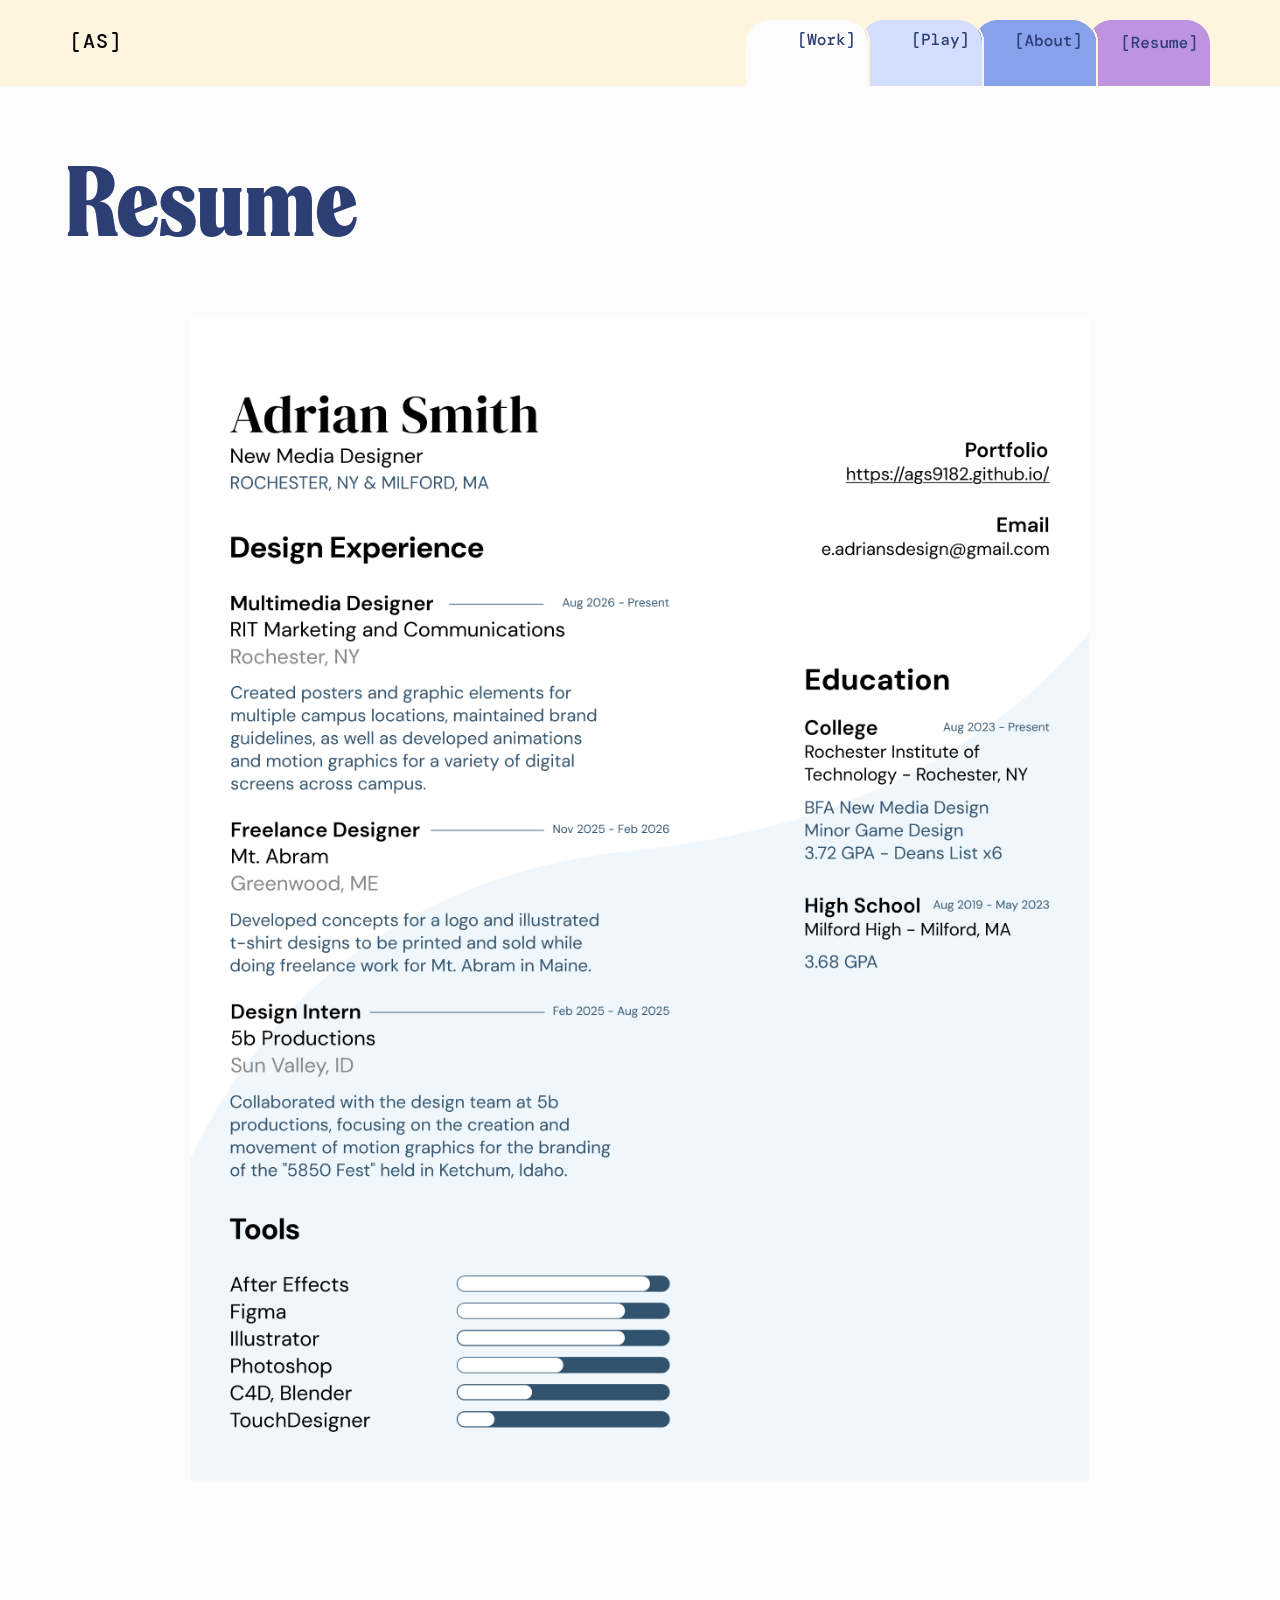
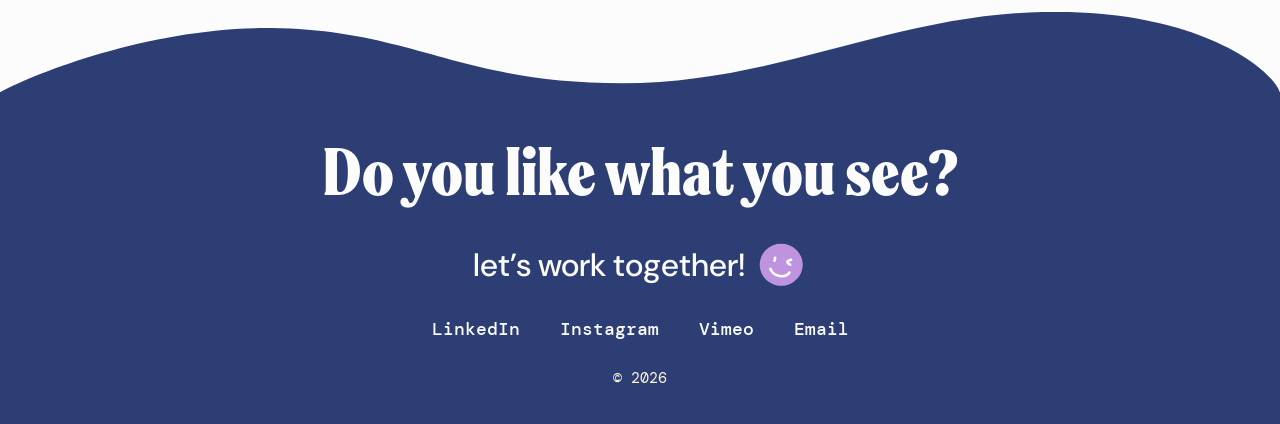
<file: resume.html>
<!DOCTYPE html>
<html lang="en">
<head>
<meta charset="utf-8">
<meta name="viewport" content="width=device-width, initial-scale=1, viewport-fit=cover">
<meta name="theme-color" content="#fff5de">
<title>Resume — Adrian Smith</title>
<link rel="preconnect" href="https://fonts.googleapis.com">
<link rel="preconnect" href="https://fonts.gstatic.com" crossorigin>
<link href="https://fonts.googleapis.com/css2?family=DM+Serif+Display&family=DM+Mono:wght@400;500&family=DM+Sans:opsz,wght@9..40,400;9..40,500;9..40,600;9..40,700&display=swap" rel="stylesheet">
<link rel="stylesheet" href="styles.css">
<script>(function(){var d=document.documentElement;try{if(!matchMedia('(prefers-reduced-motion: reduce)').matches){d.classList.add('js');window.__RV_SELECTORS=".hero__title, .hero__intro, .hero .cta, .work__title, .cs__date, .cs__title, .cs__desc, .cs__tags, .rs__pdf, .case__caption, .case__figcap, .footer__title, .footer__ask, .footer__links, .footer__copy";setTimeout(function(){if(!window.__rv)d.classList.remove('js')},5000);}}catch(e){}})();</script>
<script>try{if(sessionStorage.getItem('pt-from')&&!matchMedia('(prefers-reduced-motion: reduce)').matches){document.documentElement.classList.add('pt-in','pt-bg')}}catch(e){}</script>
</head>
<body class="case-page resume-page">
<script>try{sessionStorage.removeItem('pt-from')}catch(e){}</script>

<header class="navbar"><div class="navbar__inner">
  <a class="navbar__logo" href="index.html">[AS]</a>
  <nav class="navbar__tabs" aria-label="Primary">
    <a class="tab tab--work"   href="index.html#work"   aria-label="Work"><img src="assets/tab_work.svg" alt=""></a>
    <a class="tab tab--play"   href="play.html"   aria-label="Play"><img src="assets/tab_play.svg" alt=""></a>
    <a class="tab tab--about"  href="about.html"  aria-label="About"><img src="assets/tab_about.svg" alt=""></a>
    <a class="tab tab--resume" href="resume.html" aria-label="Resume"><img src="assets/tab_resume.svg" alt=""></a>
  </nav>
</div></header>

<main class="case">
  <div class="case__wrap">
    <section class="case__intro" aria-labelledby="resume-title">
      <h1 class="case__title" id="resume-title">Resume</h1>
    </section>

    <figure class="rs__pdf">
      <button class="case__zoom rs__zoom" type="button" aria-label="Open larger: Adrian Smith’s resume"><img src="assets/resume-preview.png" alt="Adrian Smith’s resume: New Media Designer. Design experience at RIT Marketing and Communications, Mt. Abram and 5b Productions; education at Rochester Institute of Technology and Milford High; tools including After Effects, Figma, Illustrator, Photoshop, C4D, Blender and TouchDesigner." width="2857" height="3697"></button>
    </figure>
  </div>
</main>

<div class="lightbox" id="lightbox" role="dialog" aria-modal="true" aria-label="Enlarged image" hidden>
  <button class="lightbox__close" type="button" aria-label="Close">×</button>
  <div class="lightbox__scroll"><img class="lightbox__img" alt=""></div>
</div>

<footer class="footer">
  <img class="footer__wave" src="assets/footer-wave.svg" alt="">
  <div class="footer__inner">
    <h2 class="footer__title">Do you like what you see?</h2>
    <p class="footer__ask">let’s work together! <span class="footer__smiley"><img src="assets/smiley.svg" alt=""></span></p>
    <nav class="footer__links" aria-label="Contact and social links">
      <a href="https://www.linkedin.com/in/emadriansmith" target="_blank" rel="noopener">LinkedIn</a>
      <a href="https://www.instagram.com/adrian.s.design/" target="_blank" rel="noopener">Instagram</a>
      <a href="https://vimeo.com/adriansdesign" target="_blank" rel="noopener">Vimeo</a>
      <a href="mailto:e.adriansdesign@gmail.com">Email</a>
    </nav>
    <p class="footer__copy">© 2026</p>
  </div>
</footer>

<script src="site.js"></script>
</body>
</html>
</file>
<file: styles.css>
@font-face{font-family:"Spirits";src:url("fonts/SpiritsNeutral-Light.ttf") format("truetype");font-weight:300;font-display:swap}
@font-face{font-family:"Spirits";src:url("fonts/SpiritsNeutral-Regular.ttf") format("truetype");font-weight:400;font-display:swap}
@font-face{font-family:"Spirits";src:url("fonts/SpiritsNeutral-Medium.ttf") format("truetype");font-weight:500;font-display:swap}
@font-face{font-family:"Spirits";src:url("fonts/SpiritsNeutral-Black.ttf") format("truetype");font-weight:900;font-display:swap}
@font-face{font-family:"Termina";src:url("fonts/Termina-Black.ttf") format("truetype");font-weight:900;font-display:swap}

:root{
  --base:0ms;
  --edge:70px;                /* space between the screen edge and the logo / tabs */
  --blue-dark:#2c3e73;
  --blue-light:#87a1ed;
  --bg-page:#fcfcfc;
  --bg-cream:#fff5de;
  --purple:#be94e0;
  --violet:#8a38f5;
  --ink:#050505;
  --yellow:#f7cc8f;
  /* tab width: 122px on desktop, shrinks so all four tabs always fit the screen */
  --tw:min(122px, calc((100vw - 32px) / 3.803));
}
*{box-sizing:border-box}
html{-webkit-text-size-adjust:100%;text-size-adjust:100%}
html,body{margin:0}
html:not(.js){scroll-behavior:smooth}
html{scroll-padding-top:var(--nav-vis,86px)}
body{background:var(--bg-page);color:var(--ink);font-family:"DM Sans",system-ui,sans-serif;overflow-x:hidden}

/* ================= header / navbar (139:382) ================= */
.navbar{
  background:var(--bg-cream);position:sticky;top:0;z-index:100;
  transition:transform .38s cubic-bezier(.2,.7,.2,1);
}
/* large screens: the nav scales up together with the hero (--nk is set in site.js, 1 → 1.25) */
@media (min-width:1100px){.navbar__inner{zoom:var(--nk,1)}}
@media (max-width:899px){:root{--edge:32px}}
@media (max-width:640px){:root{--edge:16px}}
.navbar__inner{
  position:relative;height:86px;width:100%;overflow:hidden;
  padding:28px calc(var(--edge) / var(--nk,1)) 0;      /* logo + tabs sit --edge (70px) from the screen edges */
}
.navbar__logo{
  display:inline-block;font:500 20px/normal "DM Mono",ui-monospace,monospace;letter-spacing:1px;
  color:var(--ink);text-decoration:none;white-space:nowrap;
}
.navbar__tabs{position:absolute;right:calc(var(--edge) / var(--nk,1));bottom:0;display:flex;align-items:flex-end}
.tab{
  --tab-color:#fff;
  position:relative;display:block;width:var(--tw);aspect-ratio:122/66;margin-left:calc(var(--tw) * -0.0656);
  transition:transform .22s cubic-bezier(.3,1.4,.5,1);-webkit-tap-highlight-color:transparent;
}
.tab:first-child{margin-left:0}
.tab img{position:absolute;left:0;top:0;width:101.64%;height:100%;max-width:none;display:block}
.tab::after{ /* fills the gap under a lifted tab; its right edge carries the same 2px cream separator as the tab artwork */
  content:"";position:absolute;left:0;right:calc(var(--tw) * -.0164);top:calc(100% - 1px);height:calc(var(--tw) * .14 + 1px);
  background:linear-gradient(to right,var(--tab-color) calc(100% - var(--tw) * .0164),var(--bg-cream) 0);
}
.tab:focus-visible,.tab:active{transform:translateY(calc(var(--tw) * -.1148));outline:none}
@media (hover:hover){.tab:hover{transform:translateY(calc(var(--tw) * -.1148))}}
.tab--work{--tab-color:#fcfcfc;z-index:4}
.tab--play{--tab-color:#d2ddff;z-index:3}
.tab--about{--tab-color:#87a1ed;z-index:2}
.tab--resume{--tab-color:#be94e0;z-index:1}

/* ================= hero (139:383) ================= */
.hero{background:var(--bg-page);overflow:hidden}
.hero__inner{
  --fs:128px;               /* 1em of the title block = the 128px name size in the design */
  --copy-gap:43px;
  position:relative;max-width:1440px;margin:0 auto;min-height:758px;overflow:hidden;
  display:flex;align-items:center;gap:15px;
  padding:16px 64px 36px 62px;
}
.hero__copy{
  flex:none;width:566px;height:480px;
  display:flex;flex-direction:column;align-items:flex-start;gap:var(--copy-gap);
}

/* title block — every size is in em so the whole thing scales with --fs */
.hero__title{
  position:relative;flex:none;margin:0;font-size:var(--fs);
  width:2.8906em;height:2.0547em;
}
.hero__burst{position:absolute;left:-.3906em;top:-.5em;width:2.2969em;height:2.2969em;max-width:none}
.hero__name{
  position:absolute;left:0;top:0;width:2.8906em;margin:0;
  font:900 1em/.88 "Spirits",Georgia,serif;color:var(--blue-dark);white-space:nowrap;
}
.hero__name .ch{position:relative;display:inline-block;font-weight:var(--w,900);white-space:nowrap;cursor:default;-webkit-tap-highlight-color:transparent;touch-action:pan-y;will-change:transform}
/* second layer in the opposite weight; swapped in instantly (no crossfade, so no ghosting) and the letter springs on every change */
.hero__name .ch::after{content:attr(data-c);position:absolute;left:50%;top:0;font-weight:var(--alt,300);color:var(--blue-dark);white-space:nowrap;
  opacity:0;transform:translateX(-50%);pointer-events:none}
.hero__name .ch.alt{color:transparent}
.hero__name .ch.alt::after{opacity:1}
.hero__name .ch.pop{animation:chpop .42s cubic-bezier(.3,1.7,.5,1)}
@keyframes chpop{0%{transform:scale(.82) rotate(-4deg)}100%{transform:none}}
@media (prefers-reduced-motion:reduce){.hero__name .ch.pop{animation:none}}

/* tagline pill — cycles designer / maker / thinker / creative (25:69) */
.hero__tag{
  position:absolute;left:1.40625em;top:1.6172em;width:1.4518em;height:.3594em;
  background:var(--tag-bg,#87a1ed);border-radius:.2656em;
  transform:rotate(var(--tag-rot,-4.7deg));
  transition:transform .6s cubic-bezier(.34,1.56,.64,1),background-color .45s ease;
}
.hero__tag span{
  position:absolute;left:calc(var(--fs) * .09375);top:calc(var(--fs) * .09375);width:calc(var(--fs) * 1.2656);display:block;
  font:900 .1875em/.88 "Termina","DM Sans",sans-serif;color:var(--bg-page);text-align:center;white-space:nowrap;
  transition:opacity .13s ease,transform .13s ease;
}
.hero__tag span.is-out{opacity:0;transform:translateY(-.25em) scale(.88)}

.hero__intro{
  flex:none;width:556px;max-width:100%;margin:0;
  font:400 20px/1.45 "DM Sans",system-ui,sans-serif;font-optical-sizing:auto;color:var(--ink);
}

/* "Check it out!" button — normal / hover / clicked (25:137) */
.cta{
  position:relative;flex:none;display:block;width:182.895px;height:73.447px;
  text-decoration:none;-webkit-tap-highlight-color:transparent;
}
.cta:focus-visible{outline:3px solid var(--blue-light);outline-offset:4px;border-radius:100px}
.cta__pill{
  position:absolute;left:0;top:21px;height:52px;display:flex;align-items:flex-start;padding:16px 28px;
  background:var(--blue-dark);border-radius:100px;
  font:700 16px/normal "DM Sans",system-ui,sans-serif;color:var(--bg-page);white-space:nowrap;
  transition:background-color .2s ease;
}
.cta__arrow{ /* the supplied small_arrow.svg already carries the −17.94° resting tilt */
  position:absolute;left:130px;top:0;width:52.895px;height:52.895px;display:block;max-width:none;
  transition:transform .4s cubic-bezier(.34,1.56,.64,1);
}
@media (hover:hover){
  .cta:hover .cta__pill{background:var(--purple)}
  .cta:hover .cta__arrow{transform:rotate(61.14deg)}      /* 43.2° absolute */
}
.cta.is-pressed .cta__pill{background:var(--ink)}
.cta.is-pressed .cta__arrow{
  transform:rotate(107.94deg);                             /* rests at 90° absolute */
  animation:arrow-spin .61s cubic-bezier(.5,0,.5,1) forwards;
}
@keyframes arrow-spin{from{transform:rotate(162.94deg)}to{transform:rotate(467.94deg)}}  /* 145° → 450° */

.hero__reel{
  position:relative;flex:0 1 708px;min-width:0;aspect-ratio:708/384;
  border-radius:20px;overflow:hidden;background:#030d12;
}
.hero__reel video{position:absolute;inset:0;width:100%;height:100%;object-fit:cover;display:block}
.hero__sparkles{flex:none;width:48px;height:162px;margin-right:-38px;display:block}
.hero__sparkles--h{display:none}

/* desktop: hero fills the first screen exactly (window height minus the header, never more).
   The text block grows only a little (--kc); the motion reel takes all the remaining width/height (--reel-w, set in JS) */
@media (min-width:1100px){
  .hero{height:calc(100svh - var(--header-h,86px));min-height:380px;display:flex;align-items:stretch}
  .hero__inner{flex:1 1 auto;width:100%;max-width:none;height:auto;min-height:0;margin:0;justify-content:center;align-items:center}
  .hero__copy{zoom:var(--kc,1);margin-right:var(--copy-extra,0px)}   /* extra space between text and reel */
  .hero__reel{flex:none;width:var(--reel-w,708px)}
}

/* ================= stacked layout: tablet + phone ================= */
@media (max-width:1099px){
  .hero{min-height:calc(100svh - var(--header-h,86px))}
  .hero__inner{
    --fs:min(128px, calc((100vw - 40px) / 3.3));
    --copy-gap:clamp(24px, 4.5vw, 43px);
    flex-direction:column;align-items:flex-start;justify-content:flex-start;
    min-height:0;gap:clamp(28px,5vw,44px);
    padding:calc(var(--fs) * .5 + 14px) 20px 40px 20px;   /* top room for the starburst overhang */
  }
  .hero__copy{width:100%;height:auto}
  .hero__title{margin-left:calc(var(--fs) * .3906)}   /* room for the starburst overhang */
  .hero__intro{width:100%;max-width:560px;font-size:clamp(17px,2.4vw,20px)}
  .hero__reel{flex:none;width:100%;border-radius:clamp(14px,2.5vw,20px)}
  .hero__sparkles{display:none}
  .hero__sparkles--h{
    display:block;position:absolute;right:calc(20px + 4%);margin:0;width:clamp(78px,12vw,108px);height:auto;
    bottom:calc(40px + (100vw - 40px) * .5424 - 11px);   /* straddles the reel's top edge */
  }
}

/* ================= phone: tabs drop under the logo and scale to fit ================= */
@media (max-width:640px){
  .navbar__inner{height:auto;padding:16px 16px 0;display:flex;flex-direction:column;align-items:flex-start;gap:14px}
  .navbar__tabs{position:static;align-self:flex-end}
  .navbar__logo{line-height:26px}
  .navbar.is-compact{transform:translateY(-56px)}
  .hero__inner{padding-inline:16px}
  .hero__sparkles--h{right:calc(16px + 4%);bottom:calc(40px + (100vw - 32px) * .5424 - 11px)}
}
@media (max-width:640px){
  .hero__inner{--fs:min(128px, calc((100vw - 32px) / 3.3));--copy-gap:20px;gap:20px;padding-top:calc(var(--fs) * .5 + 6px);padding-bottom:24px}
  .hero__sparkles--h{bottom:calc(24px + (100vw - 32px) * .5424 - 11px)}
}


/* ================= case studies / "My Work!" (139:397) ================= */
.work{background:var(--bg-page)}
.work__inner{
  max-width:1440px;margin:0 auto;padding:74px 80px 144px;
  display:flex;flex-direction:column;align-items:stretch;gap:44px;
}
.work__title{
  margin:0;font:900 64px/normal "Spirits",Georgia,serif;letter-spacing:-1px;color:var(--blue-dark);white-space:nowrap;
}
.work__title .r{font-weight:400}
.work__title .bang{font-weight:400;font-size:82px;letter-spacing:-6px}
.cs{display:flex;align-items:center;gap:56px}
.cs__media{
  position:relative;flex:1 0 0;min-width:1px;height:400px;border-radius:20px;overflow:hidden;
  display:flex;align-items:center;justify-content:center;
}
.cs__media--photo{background:#1d1457}
.cs__media--purple{background:var(--purple)}
.cs__media--yellow{background:var(--yellow)}
.cs__media--blue{background:var(--blue-dark)}
.cs__photo{position:absolute;left:0;top:-37.5%;width:101%;height:169.17%;max-width:none;object-fit:cover;display:block}
.cs__star{width:42.3px;height:42.3px;display:block}
.cs__text{flex:none;width:420px;padding-top:16px;display:flex;flex-direction:column;align-items:flex-start;gap:14px}
.cs__date{margin:0;font:400 14px/normal "DM Mono",ui-monospace,monospace;color:var(--ink);white-space:nowrap}
.cs__title{margin:0;font:500 48px/normal "Spirits",Georgia,serif;color:var(--blue-dark)}
.cs__desc{margin:0;font:400 20px/1.5 "DM Sans",system-ui,sans-serif;font-optical-sizing:auto;color:var(--ink)}
.cs__tags{display:flex;flex-wrap:wrap;gap:0 8px;margin:0;padding:0;list-style:none}
.cs__tags li{
  border:1.5px solid var(--blue-dark);border-radius:100px;padding:7px 14px;
  font:500 12px/normal "DM Mono",ui-monospace,monospace;color:var(--blue-dark);white-space:nowrap;
}

@media (max-width:1023px){
  .work__inner{padding:clamp(40px,7vw,74px) clamp(20px,5vw,80px) clamp(64px,10vw,144px);gap:clamp(32px,5vw,44px)}
  .work__title{font-size:clamp(40px,10.5vw,64px)}
  .work__title .bang{font-size:1.28em;letter-spacing:-.073em}
  .cs{flex-direction:column;align-items:stretch;gap:20px}
  .cs__media{order:-1;flex:none;width:100%;height:auto;aspect-ratio:804/400;border-radius:clamp(14px,2.5vw,20px)}
  .cs__text{width:100%;padding-top:0}
  .cs__title{font-size:clamp(30px,7vw,48px)}
  .cs__desc{font-size:clamp(17px,2.4vw,20px)}
  .cs + .cs{margin-top:clamp(12px,3vw,24px)}
}


/* ================= squiggle divider (hero → work) ================= */
.work__inner{position:relative}
.work__squiggle{position:absolute;left:0;right:0;top:0;height:24px;overflow:hidden;pointer-events:none}
.work__squiggle img{position:absolute;left:50%;top:0;transform:translateX(-50%);width:1293px;height:24px;max-width:none;display:block}

/* ================= footer (139:449) — shared by every page ================= */
.footer{position:relative;background:var(--blue-dark);color:var(--bg-page)}
.footer__wave{ /* top edge: wave rising 90px above the footer, stretches full width */
  position:absolute;left:0;top:0;width:100%;height:clamp(64px,9.51vw,137px);
  transform:translateY(-65.85%);display:block;pointer-events:none;
}
.footer__inner{
  width:100%;max-width:1440px;margin:0 auto;padding:36px 20px;
  display:flex;flex-direction:column;align-items:center;gap:26px;text-align:center;
}
.footer__title{margin:0;max-width:760px;font:500 64px/normal "Spirits",Georgia,serif;color:var(--bg-page)}
.footer__ask{
  margin:0;display:flex;align-items:center;justify-content:center;gap:11px;
  font:500 32px/normal "DM Sans",system-ui,sans-serif;font-optical-sizing:auto;color:var(--bg-page);
}
.footer__smiley{width:50.43px;height:50.43px;display:flex;align-items:center;justify-content:center;flex:none}
.footer__smiley img{width:50.43px;height:50.43px;display:block}
.footer__links{display:flex;flex-wrap:wrap;justify-content:center;gap:8px 40px}
.footer__links a{
  font:500 18.2px/26px "DM Mono",ui-monospace,monospace;color:var(--bg-page);text-decoration:none;
  transition:color .2s ease;
}
.footer__links a:hover,.footer__links a:focus-visible{color:var(--yellow);outline:none;text-decoration:underline;text-underline-offset:4px}
.footer__copy{margin:0;font:400 15px/normal "DM Mono",ui-monospace,monospace;color:var(--bg-cream)}
@media (max-width:640px){
  .footer__title{font-size:clamp(34px,10vw,64px)}
  .footer__ask{font-size:clamp(22px,6.4vw,32px);gap:8px}
  .footer__inner{gap:22px;padding-block:32px}
  .footer__links{gap:8px 22px}
  .footer__links a{font-size:16px}
}

/* clickable case study row (stretched link) */
.cs--link{position:relative;cursor:pointer}
.cs__link{color:inherit;text-decoration:none}
.cs__link::after{content:"";position:absolute;inset:-12px;border-radius:28px}
.cs__link:focus-visible{outline:none}
.cs__link:focus-visible::after{outline:3px solid var(--blue-light);outline-offset:0}
.cs__media--photo .cs__photo{transition:transform .5s cubic-bezier(.2,.7,.2,1)}
/* highlighter sweep, line by line (JS splits the title into .hl-line spans; plain CSS fallback below) */
.cs__link{
  background-image:linear-gradient(var(--blue-light),var(--blue-light));
  background-repeat:no-repeat;background-position:0 50%;background-size:0% 100%;
  -webkit-box-decoration-break:clone;box-decoration-break:clone;
  padding:0 .12em;margin:0 -.12em;border-radius:.1em;
  transition:background-size .45s cubic-bezier(.65,0,.35,1);
}
.cs--link:hover .cs__link,.cs--link:focus-within .cs__link{background-size:100% 100%}
.cs__link.is-split{background:none;padding:0;margin:0;transition:none}
.hl-line{
  background-image:linear-gradient(var(--blue-light),var(--blue-light));
  background-repeat:no-repeat;background-position:0 50%;background-size:0% 100%;
  padding:0 .12em;margin:0 -.12em;border-radius:.1em;
  transition:background-size var(--d,.4s) cubic-bezier(.65,0,.35,1) var(--out-delay,0s);
}
.cs--link:hover .hl-line,.cs--link:focus-within .hl-line{background-size:100% 100%;transition-delay:var(--in-delay,0s)}

/* page transition: rest of the page fades while the image grows */
.pt-overlay{pointer-events:none}
.pt-leaving body > :not(.pt-overlay){opacity:0;transition:opacity .4s ease .12s}
@media (hover:hover){.cs--link:hover .cs__photo{transform:scale(1.035)}}
@media (prefers-reduced-motion:reduce){.cs__link,.hl-line{transition:none}.cs__media--photo .cs__photo{transition:none}.cs--link:hover .cs__photo{transform:none}}

/* ================= case study page (148:360) ================= */
.case{--pad:clamp(20px,5vw,64px);background:var(--bg-page);padding-bottom:clamp(88px,9vw,128px)}
.case__wrap{max-width:1440px;margin:0 auto;padding-inline:var(--pad)}
.case__intro{padding-top:clamp(32px,5vw,64px);display:flex;flex-direction:column;gap:18px}
.case__title{
  margin:0;max-width:632px;font:500 clamp(46px,9vw,96px)/1.07 "Spirits",Georgia,serif;
  letter-spacing:-1px;color:var(--blue-dark);
}
.case__meta{margin:0;display:grid;grid-template-columns:repeat(3,1fr);align-items:start}
.case__meta-item{display:flex;flex-direction:column;gap:18px}
.case__meta dt{margin:0;font:600 32px/1.45 "DM Sans",system-ui,sans-serif;font-optical-sizing:auto;color:var(--blue-dark)}
.case__meta dd{margin:0;font:400 19px/1.45 "DM Sans",system-ui,sans-serif;font-optical-sizing:auto;color:var(--ink)}
.case__meta-item--start{align-items:flex-start;text-align:left}
.case__meta-item--mid{align-items:center;text-align:center;justify-self:center;max-width:269px}
.case__meta-item--end{align-items:center;text-align:center;justify-self:end;max-width:235px}
.case__concept{display:flex;flex-direction:column;align-items:flex-start;gap:14px;padding:35px 0 17px}

.case__h2{margin:0;font:500 48px/normal "Spirits",Georgia,serif;color:var(--blue-dark)}
.case__h3{margin:0;font:400 24px/normal "DM Sans",system-ui,sans-serif;font-optical-sizing:auto;color:var(--blue-dark)}
.case__p{margin:0;max-width:746px;font:400 20px/1.5 "DM Sans",system-ui,sans-serif;font-optical-sizing:auto;color:var(--ink)}

.case__video{width:min(950px,100%);margin:clamp(20px,3vw,32px) auto 0;padding:10px}
.case__video-frame{position:relative;aspect-ratio:1920/1080;border-radius:15px;overflow:hidden;background:#0b0c12}
.case__video video{position:absolute;inset:0;width:100%;height:100%;object-fit:cover;display:block;background:#0b0c12}

/* centered 916px text column; paragraphs 746px, centered inside it */
.case__col{width:min(916px,100%);margin-inline:auto;display:flex;flex-direction:column;gap:18px}
.case__col .case__p{width:100%;align-self:flex-start}
.case__section{padding-top:clamp(36px,5vw,64px)}
.case__section + .case__section{padding-top:clamp(28px,4vw,48px)}
.case__section--last{padding-top:clamp(28px,4vw,48px)}

.case__sketches{
  width:min(1009px,100%);margin:clamp(20px,3vw,32px) auto 0;padding:0 12.5px;
  display:grid;grid-template-columns:1fr 1fr;column-gap:3px;align-items:stretch;
}
.case__sketch{position:relative;overflow:hidden;border-radius:15px;background:#ebe7df}
.case__sketch img{position:absolute;inset:0;width:100%;height:100%;object-fit:cover;display:block}
.case__sketch--tall{aspect-ratio:490/428}
.case__sketch--wide{aspect-ratio:2338/1060}
.case__sketches-side{display:flex;flex-direction:column;justify-content:space-between;gap:20px}
.case__caption{max-width:466px;align-self:flex-start}

.case__moodboard{
  position:relative;width:min(990px,100%);margin:clamp(20px,3vw,33px) auto 0;aspect-ratio:990/718;
  border-radius:15px;overflow:hidden;background:#6e6e6e;
}
.case__moodboard img{position:absolute;inset:0;width:100%;height:100%;object-fit:cover;display:block}

@media (max-width:760px){
  .case__meta{grid-template-columns:1fr;row-gap:22px}
  .case__meta-item,.case__meta-item--mid,.case__meta-item--end{align-items:flex-start;text-align:left;justify-self:start;max-width:none;gap:4px}
  .case__meta dt{font-size:22px}
  .case__meta dd{font-size:18px}
  .case__h2{font-size:clamp(32px,9vw,48px)}
  .case__h3{font-size:20px}
  .case__p{font-size:18px}
  .case__video{padding:0}
  .case__sketches{grid-template-columns:1fr;row-gap:16px;padding:0}
  .case__caption{align-self:flex-start}
}

@media (prefers-reduced-motion:reduce){
  html{scroll-behavior:auto}
  .tab,.hero__tag,.hero__tag span,.cta__pill,.cta__arrow{transition:none}
  .cta.is-pressed .cta__arrow{animation:none}
}

/* ================= case page: figures + lightbox ================= */
.case__fig{margin:clamp(28px,4vw,48px) auto 0;width:min(1100px,100%);display:flex;flex-direction:column;align-items:center;gap:14px}
.case__fig--wide{width:min(1312px,100%)}
.case__fig--mock{width:min(700px,100%)}
.case__fig--key{width:min(420px,100%)}
.case__zoom{display:block;width:100%;padding:0;margin:0;border:0;background:#fff;border-radius:15px;overflow:hidden;cursor:zoom-in;line-height:0;
  box-shadow:0 0 0 1.5px rgba(44,62,115,.14);transition:transform .35s cubic-bezier(.2,.7,.2,1),box-shadow .35s ease}
.case__zoom img{display:block;width:100%;height:auto}
.case__zoom:focus-visible{outline:3px solid var(--blue-light);outline-offset:4px}

.case__figcap{margin:0;max-width:746px;font:400 17px/1.5 "DM Sans",system-ui,sans-serif;font-optical-sizing:auto;color:var(--ink);text-align:center}

.lightbox{position:fixed;inset:0;z-index:10000;background:rgba(5,5,5,.88);display:flex;align-items:stretch;justify-content:center;opacity:0;transition:opacity .25s ease}
.lightbox[hidden]{display:none}
.lightbox.is-open{opacity:1}
.lightbox__scroll{flex:1;overflow:auto;display:flex;align-items:safe center;justify-content:safe center;padding:clamp(56px,7vw,72px) clamp(12px,3vw,40px) clamp(16px,3vw,40px);-webkit-overflow-scrolling:touch}
.lightbox__img{display:block;flex:none;max-width:none;width:min(100%,1500px);height:auto;border-radius:12px;background:#fff;cursor:zoom-in;transform:scale(.97);transition:transform .3s cubic-bezier(.2,.7,.2,1)}
.lightbox.is-open .lightbox__img{transform:none}
.lightbox.is-zoomed .lightbox__img{width:max(200%,1800px);cursor:zoom-out}
.lightbox__close{position:fixed;top:14px;right:18px;z-index:2;width:44px;height:44px;border:0;border-radius:50%;background:var(--bg-cream);color:var(--blue-dark);font:500 28px/1 "DM Sans",sans-serif;cursor:pointer}
.lightbox__close:focus-visible{outline:3px solid var(--blue-light);outline-offset:3px}
@media (prefers-reduced-motion:reduce){.lightbox,.lightbox__img,.case__zoom{transition:none}}

/* home: row thumbnail image */
.cs__thumb{position:absolute;inset:0;width:100%;height:100%;object-fit:cover;display:block;transition:transform .5s cubic-bezier(.2,.7,.2,1)}
@media (hover:hover){.cs--link:hover .cs__thumb{transform:scale(1.035)}}
@media (prefers-reduced-motion:reduce){.cs__thumb{transition:none}.cs--link:hover .cs__thumb{transform:none}}

/* ================= case page entrance ================= */
html.pt-bg{background:var(--bg-page)}
@keyframes rise{from{opacity:0;transform:translateY(18px)}to{opacity:1;transform:none}}
@media (prefers-reduced-motion:no-preference){
  .case__title,.case__meta,.case__concept,.case__video{animation:rise .7s cubic-bezier(.2,.7,.2,1) both;animation-delay:calc(var(--i,0) * 90ms + var(--base))}
  .case__title{--i:0}.case__meta{--i:1}.case__concept{--i:2}.case__video{--i:3}
  html.pt-in{--base:150ms}
}

/* ================= scroll reveal (all pages; only active when JS is running and motion is allowed) ================= */
:is(.hero__title, .hero__intro, .hero .cta, .work__title, .cs__date, .cs__title, .cs__desc, .cs__tags, .case__col > *, .kb > h2, .kb > p, .kb__row > *, .kb__p, .tl__card, .hw__item, .sw, .kb__screens, .pc, .pf > *, .pl__intro p, .pl__tile, .rs__pdf, .ab__photos, .ab__row h2, .ab__row p, .case__caption, .footer__title, .footer__ask, .footer__links, .footer__copy){
  transition:opacity .7s ease var(--rv-delay,0ms),transform .7s cubic-bezier(.2,.7,.2,1) var(--rv-delay,0ms);
}
html.js :is(.hero__title, .hero__intro, .hero .cta, .work__title, .cs__date, .cs__title, .cs__desc, .cs__tags, .case__col > *, .kb > h2, .kb > p, .kb__row > *, .kb__p, .tl__card, .hw__item, .sw, .kb__screens, .pc, .pf > *, .pl__intro p, .pl__tile, .rs__pdf, .ab__photos, .ab__row h2, .ab__row p, .case__caption, .footer__title, .footer__ask, .footer__links, .footer__copy):not(.in){opacity:0;transform:translateY(18px)}


/* ================= kiosk case study blocks ================= */
.case__video--awning{width:min(950px,100%)}
.case__video-card{border-radius:15px;overflow:hidden;background:#fff;box-shadow:0 0 0 1.5px rgba(44,62,115,.14)}
.case__video-card .awning{display:block;width:100%;height:auto;aspect-ratio:1200/130}
.case__video-card .case__video-frame{border-radius:0}
.kb{width:min(1064px,100%);margin:clamp(40px,6vw,72px) auto 0}
.kb--wide{width:min(1312px,100%)}
.kb--last{margin-bottom:0}
.kb > .case__h2{margin-bottom:clamp(12px,2vw,20px)}
.kb__p{margin:0 0 20px;max-width:760px;font:400 18px/1.5 "DM Sans",system-ui,sans-serif;font-optical-sizing:auto;color:var(--ink)}
.case__concept .kb__p{max-width:760px}
.kb__indent{margin-left:0;max-width:920px;font-size:19px;line-height:1.55}
.kb__row{display:grid;align-items:center;gap:clamp(24px,5vw,72px)}
.kb__row--wf{grid-template-columns:minmax(0,5fr) minmax(0,7fr);padding-left:0;align-items:start}
.kb__row--mock{grid-template-columns:minmax(0,5fr) minmax(0,5fr);padding-left:0}
.kb__row--sg{grid-template-columns:minmax(0,1fr) minmax(0,1fr);padding-left:0;align-items:start;gap:clamp(24px,4vw,56px)}
.kb__row--sg .kb__p{max-width:none}
.kb__row .kb__p:last-child{margin-bottom:0}
.kb__fig{margin:0;width:100%}
.kb__screens{margin-top:clamp(12px,2vw,24px)}
.tl{list-style:none;margin:8px auto 0;padding:0;width:min(922px,100%);display:grid;grid-template-columns:repeat(4,1fr);gap:16px}
.tl__card{display:flex;flex-direction:column;gap:3px;padding:14px 16px;border:1.5px solid var(--blue-light);border-radius:12px;background:#fff;min-width:0}
.tl__icon{width:24px;height:24px;margin-bottom:6px}
.tl__name{font:600 16px/1.25 "DM Sans",system-ui,sans-serif;color:var(--ink)}
.tl__wk{font:400 12px/1.3 "DM Mono",ui-monospace,monospace;color:var(--ink)}
.hw{display:grid;grid-template-columns:1fr 1fr;gap:28px clamp(40px,10vw,140px);padding-left:0;width:min(1000px,100%);margin-inline:auto}
.hw__item h3{margin:0 0 12px;font:600 17px/1.3 "DM Sans",system-ui,sans-serif;color:var(--ink)}
.hw__item p{margin:0;font:400 18px/1.5 "DM Sans",system-ui,sans-serif;font-optical-sizing:auto;color:var(--ink)}
.sw-row{list-style:none;margin:36px auto 0;padding:0;width:min(980px,100%);display:grid;grid-template-columns:repeat(5,1fr);gap:16px}
.sw{display:flex;flex-direction:column;gap:2px;padding:14px 16px;border:1.5px solid var(--blue-light);border-radius:12px;background:#fff;min-width:0}
.sw__dot{width:26px;height:26px;border-radius:50%;margin-bottom:8px}
.sw__name{font:600 16px/1.25 "DM Sans",system-ui,sans-serif;color:var(--ink)}
.sw__hex{font:400 12px/1.3 "DM Mono",ui-monospace,monospace;color:var(--ink);overflow-wrap:anywhere}
@media (max-width:900px){
  .tl{grid-template-columns:repeat(2,1fr)}
  .sw-row{grid-template-columns:repeat(2,1fr)}
  .kb__indent{margin-left:0}
  .kb__row--wf,.kb__row--mock,.kb__row--sg{grid-template-columns:1fr;padding-left:0}
  .hw{grid-template-columns:1fr;padding-left:0}
  .kb__row--mock .kb__fig{order:2}
}
@media (max-width:640px){.kb__p,.hw__item p{font-size:17px}}
.kb__screens .case__zoom{box-shadow:none;background:transparent}


/* ================= about page ================= */
.ab__photos{position:relative;width:min(808px,100%);margin:clamp(24px,4vw,48px) auto 0;display:flex;gap:2.2%;align-items:stretch}
.ab__ph{margin:0;overflow:hidden;border-radius:clamp(10px,2vw,16px);aspect-ratio:143/198;background:#ebe7df;min-width:0}
.ab__ph img{display:block;width:100%;height:100%;object-fit:cover}
.ab__ph--1{flex:143 1 0}.ab__ph--1 img{object-position:36% 50%}
.ab__ph--2{flex:142 1 0}.ab__ph--2 img{object-position:50% 40%}
.ab__ph--3{flex:101 1 0}.ab__ph--3 img{object-position:62% 40%}
.ab__btn{position:absolute;height:auto;border-radius:50%;animation:abfloat 5s ease-in-out infinite;transition:rotate .45s cubic-bezier(.3,1.6,.5,1),translate .45s cubic-bezier(.3,1.6,.5,1),scale .45s cubic-bezier(.3,1.6,.5,1)}
@media (hover:hover){.ab__btn:hover{rotate:25deg;translate:0 -5px;scale:1.12}}
.ab__btn--blue{left:69.3%;top:-8%;width:9.6%;animation-delay:-1.2s}
.ab__btn--yellow{left:31%;top:71%;width:10.4%;animation-delay:-3s;animation-duration:6s}
.ab__btn--purple{left:40.8%;top:93%;width:5.6%;animation-delay:-2s;animation-duration:4.5s}
.ab__me{position:absolute;left:89%;top:37%;width:13%;height:auto;pointer-events:none;transform-origin:0 0}
@keyframes abfloat{0%,100%{transform:translateY(0) rotate(0)}50%{transform:translateY(-5px) rotate(6deg)}}
html.js .ab__photos:not(.in) .ab__me{opacity:0;transform:scale(.4)}
html.js .ab__photos.in .ab__me{animation:abpop .6s .5s cubic-bezier(.3,1.6,.5,1) both}
@keyframes abpop{0%{opacity:0;transform:scale(.4) translate(-8px,10px)}100%{opacity:1;transform:none}}
.ab__row{display:grid;grid-template-columns:540px minmax(0,732px);align-items:start;margin-top:clamp(40px,6vw,80px);padding-bottom:clamp(40px,6vw,72px)}
.ab__h2{margin:0;font-size:56px}
.ab__text{max-width:690px}
.ab__text p{margin:0 0 20px;font:400 18px/1.5 "DM Sans",system-ui,sans-serif;font-optical-sizing:auto;color:var(--ink)}
.ab__text p:last-child{margin-bottom:0}
@media (max-width:1100px){.ab__row{grid-template-columns:minmax(0,1fr) minmax(0,1.4fr);column-gap:32px}}
@media (max-width:760px){.ab__row{grid-template-columns:1fr;row-gap:18px}.ab__h2{font-size:clamp(34px,10vw,48px)}}
@media (prefers-reduced-motion:reduce){.ab__btn{animation:none;transition:none}html.js .ab__photos.in .ab__me{animation:none}}


/* ================= resume page (full-quality image of the PDF, click to zoom) ================= */
.rs__pdf{margin:clamp(28px,5vw,64px) auto clamp(56px,8vw,96px);width:min(900px,100%)}
.case__zoom.rs__zoom{background:transparent;border-radius:0;box-shadow:none;transform:none}
@media (hover:hover){.case__zoom.rs__zoom:hover{transform:none;box-shadow:none}}
.case__zoom.rs__zoom:focus-visible{outline-offset:6px}


/* ================= play page ================= */
.pl__intro{gap:14px}
.pl__intro p{margin:0;max-width:420px;font:400 18px/1.5 "DM Sans",system-ui,sans-serif;font-optical-sizing:auto;color:var(--ink)}
.pl__grid{width:min(1204px,100%);margin:clamp(28px,5vw,64px) auto clamp(56px,8vw,96px);display:flex;flex-direction:column;gap:var(--plg,14px)}
.pl__row{display:flex;gap:var(--plg,14px);align-items:flex-start}
.pl__tile{flex:var(--g) 1 0;min-width:0;aspect-ratio:var(--ar);overflow:hidden;border-radius:8px;background:#ebe7df;transition:transform .45s cubic-bezier(.2,.7,.2,1),box-shadow .45s ease}
.pl__media{display:block;width:100%;height:100%;object-fit:cover}
@media (hover:hover){.pl__tile:hover{transform:translateY(-4px) scale(1.012);box-shadow:0 18px 36px -20px rgba(44,62,115,.5)}}
@media (max-width:640px){.pl__grid{--plg:8px}.pl__tile{border-radius:6px}}
@media (prefers-reduced-motion:reduce){.pl__tile{transition:none}}


/* ================= project01 page ================= */
.kb--mid{width:min(1112px,100%)}
.pc{position:relative;margin:clamp(14px,2vw,24px) auto 0;width:min(772px,100%)}
.pc__stage{position:relative;aspect-ratio:1447/792;border-radius:14px;overflow:hidden;background:#111}
.case__zoom.pc__slide{position:absolute;inset:0;width:100%;height:100%;padding:0;border:0;border-radius:0;background:#111;box-shadow:none;transform:none;opacity:0;visibility:hidden;transition:opacity .8s ease,visibility 0s .8s;cursor:zoom-in}
.case__zoom.pc__slide.is-active{opacity:1;visibility:visible;transition:opacity .8s ease,visibility 0s}
@media (hover:hover){.case__zoom.pc__slide:hover{transform:none;box-shadow:none}}
.pc__slide img{display:block;width:100%;height:100%;object-fit:cover}
.pc__dots{display:flex;justify-content:center;gap:10px;margin-top:14px}
.pc__dot{position:relative;width:34px;height:10px;padding:0;border:0;border-radius:99px;background:rgba(44,62,115,.18);overflow:hidden;cursor:pointer}
.pc__dot i{position:absolute;inset:0;border-radius:inherit;background:var(--blue-dark);transform:scaleX(0);transform-origin:0 50%}
.pc__dot.is-active i{transform:scaleX(1);animation:pcfill var(--pc-ms,5000ms) linear both}
.pc.is-paused .pc__dot.is-active i{animation-play-state:paused}
.pc.is-static .pc__dot.is-active i{animation:none}
@keyframes pcfill{from{transform:scaleX(0)}to{transform:scaleX(1)}}
.pc__dot:focus-visible{outline:3px solid var(--blue-light);outline-offset:3px}
.pf{display:flex;gap:clamp(8px,1.4vw,16px);align-items:flex-start;margin-top:clamp(14px,2vw,24px)}
.pf__tile{flex:var(--g) 1 0;min-width:0;aspect-ratio:var(--ar);border-radius:8px;overflow:hidden;background:#030a0e}
.pf__tile video{display:block;width:100%;height:100%;object-fit:cover}
@media (max-width:900px){.pc{margin-left:0;width:100%}}
@media (prefers-reduced-motion:reduce){.case__zoom.pc__slide{transition:none}}

/* ---- overfishing ---- */
.case__video-frame iframe{position:absolute;inset:0;width:100%;height:100%;border:0;display:block}
.kb__list{margin:0 0 18px;padding-left:1.2em;font:400 18px/1.5 "DM Sans",system-ui,sans-serif;font-optical-sizing:auto;color:var(--ink)}
.kb__list li{margin:0 0 10px}
.kb__list strong{font-weight:700}
.kb__list.kb__indent{margin-left:0;padding-left:1.2em;max-width:920px;font-size:19px;line-height:1.55}
.kb__h3{margin:26px 0 10px;max-width:920px;font:700 24px/1.2 "DM Sans",system-ui,sans-serif;color:var(--blue-dark)}
.pc--43{width:min(772px,100%)}
.pc--43 .pc__stage{aspect-ratio:4/3}
@media (max-width:900px){.pc--43{width:100%}.kb__list.kb__indent{margin-left:0}.kb__indent.kb__h3{margin-left:0}}
.kb__fig + .kb__fig{margin-top:clamp(20px,3vw,36px)}

/* no orphans */
p,li,figcaption,.kb__p,.case__p,.cs__desc{text-wrap:pretty}
.case__h2,.case__h3,.kb__h3{text-wrap:balance}
.case__video--43{width:min(800px,100%)}
.case__video--43 .case__video-frame{aspect-ratio:4/3}
.case__fig--sk{width:min(955px,100%)}
.case__fig--tall{width:min(400px,100%)}
.kb .case__fig--sk,.kb .case__fig--tall{margin-left:auto;margin-right:auto}
.sk-row{display:grid;grid-template-columns:2.22fr 1fr;gap:clamp(12px,2vw,24px);align-items:center;width:100%}
.sk-row .kb__fig{margin:0}
@media (max-width:700px){.sk-row{grid-template-columns:1fr}}
.sk-row + .kb__fig{margin-top:clamp(14px,2vw,24px)}
</file>
